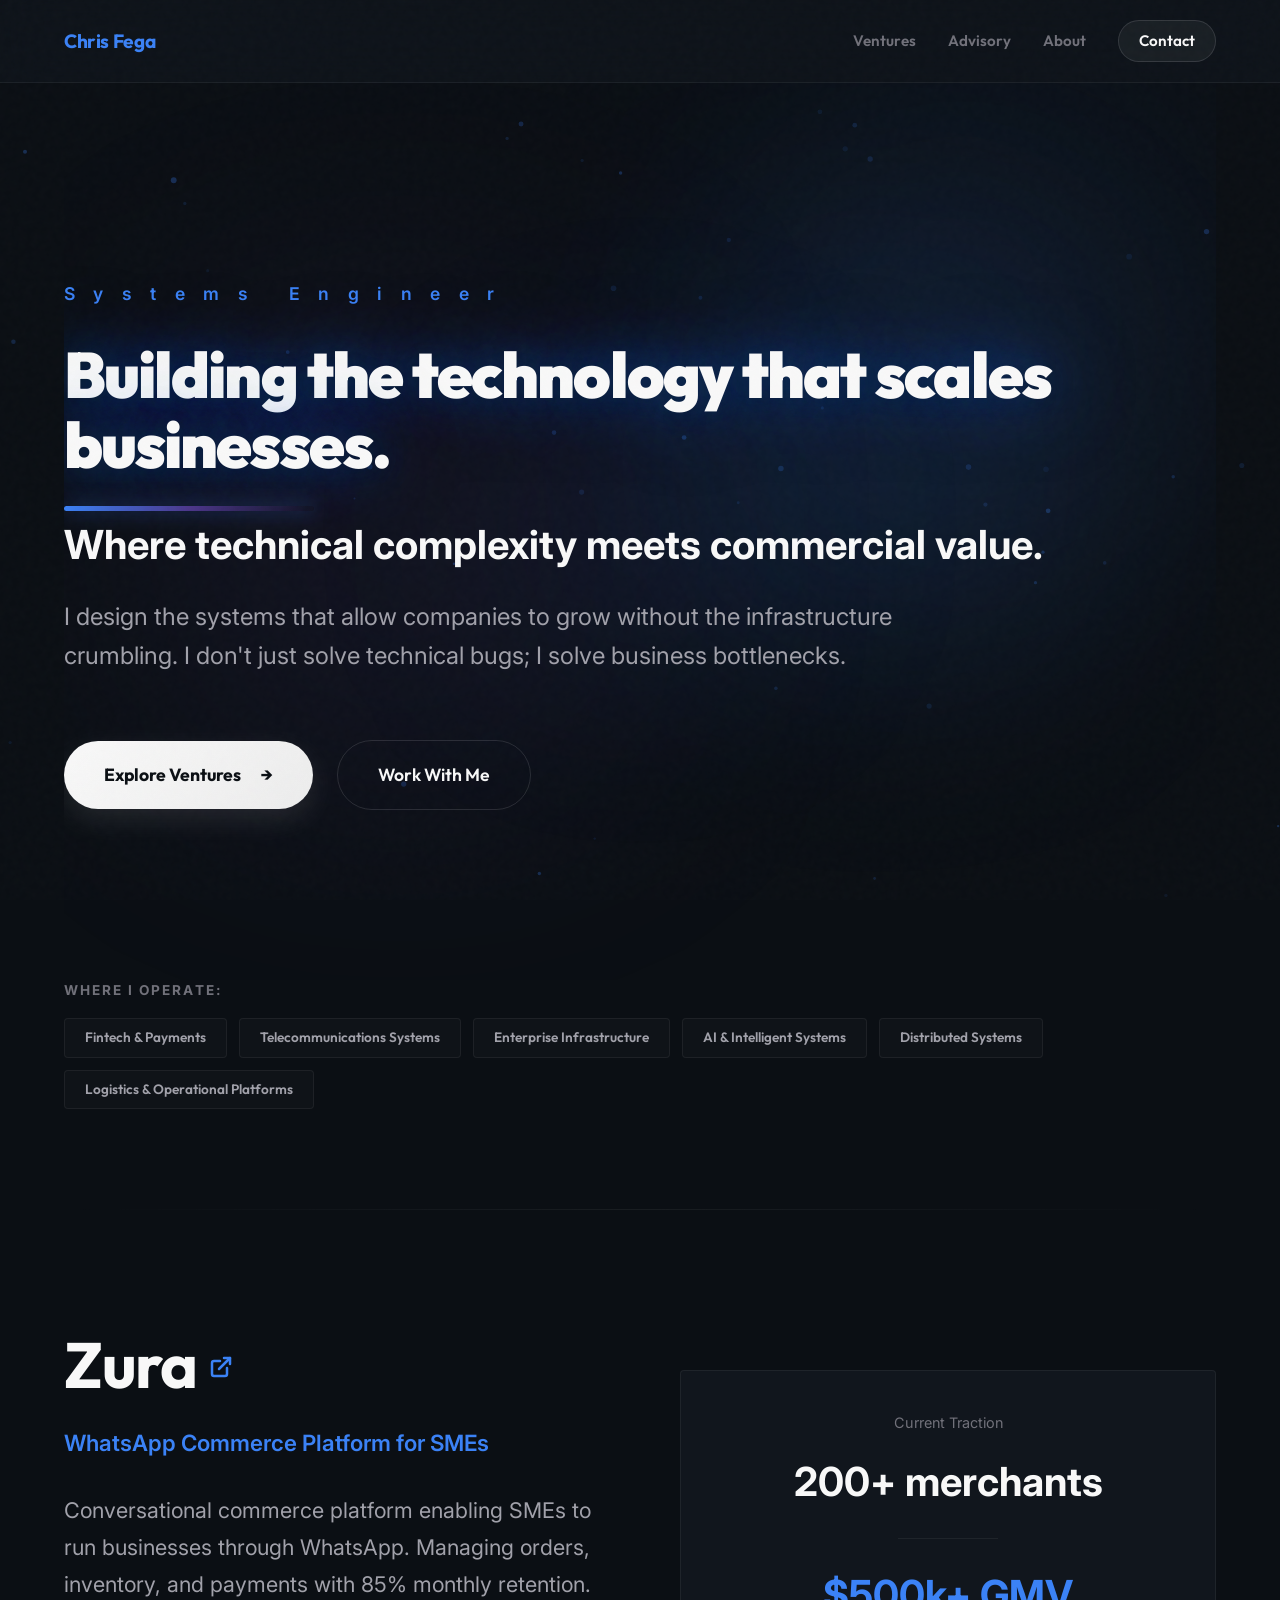
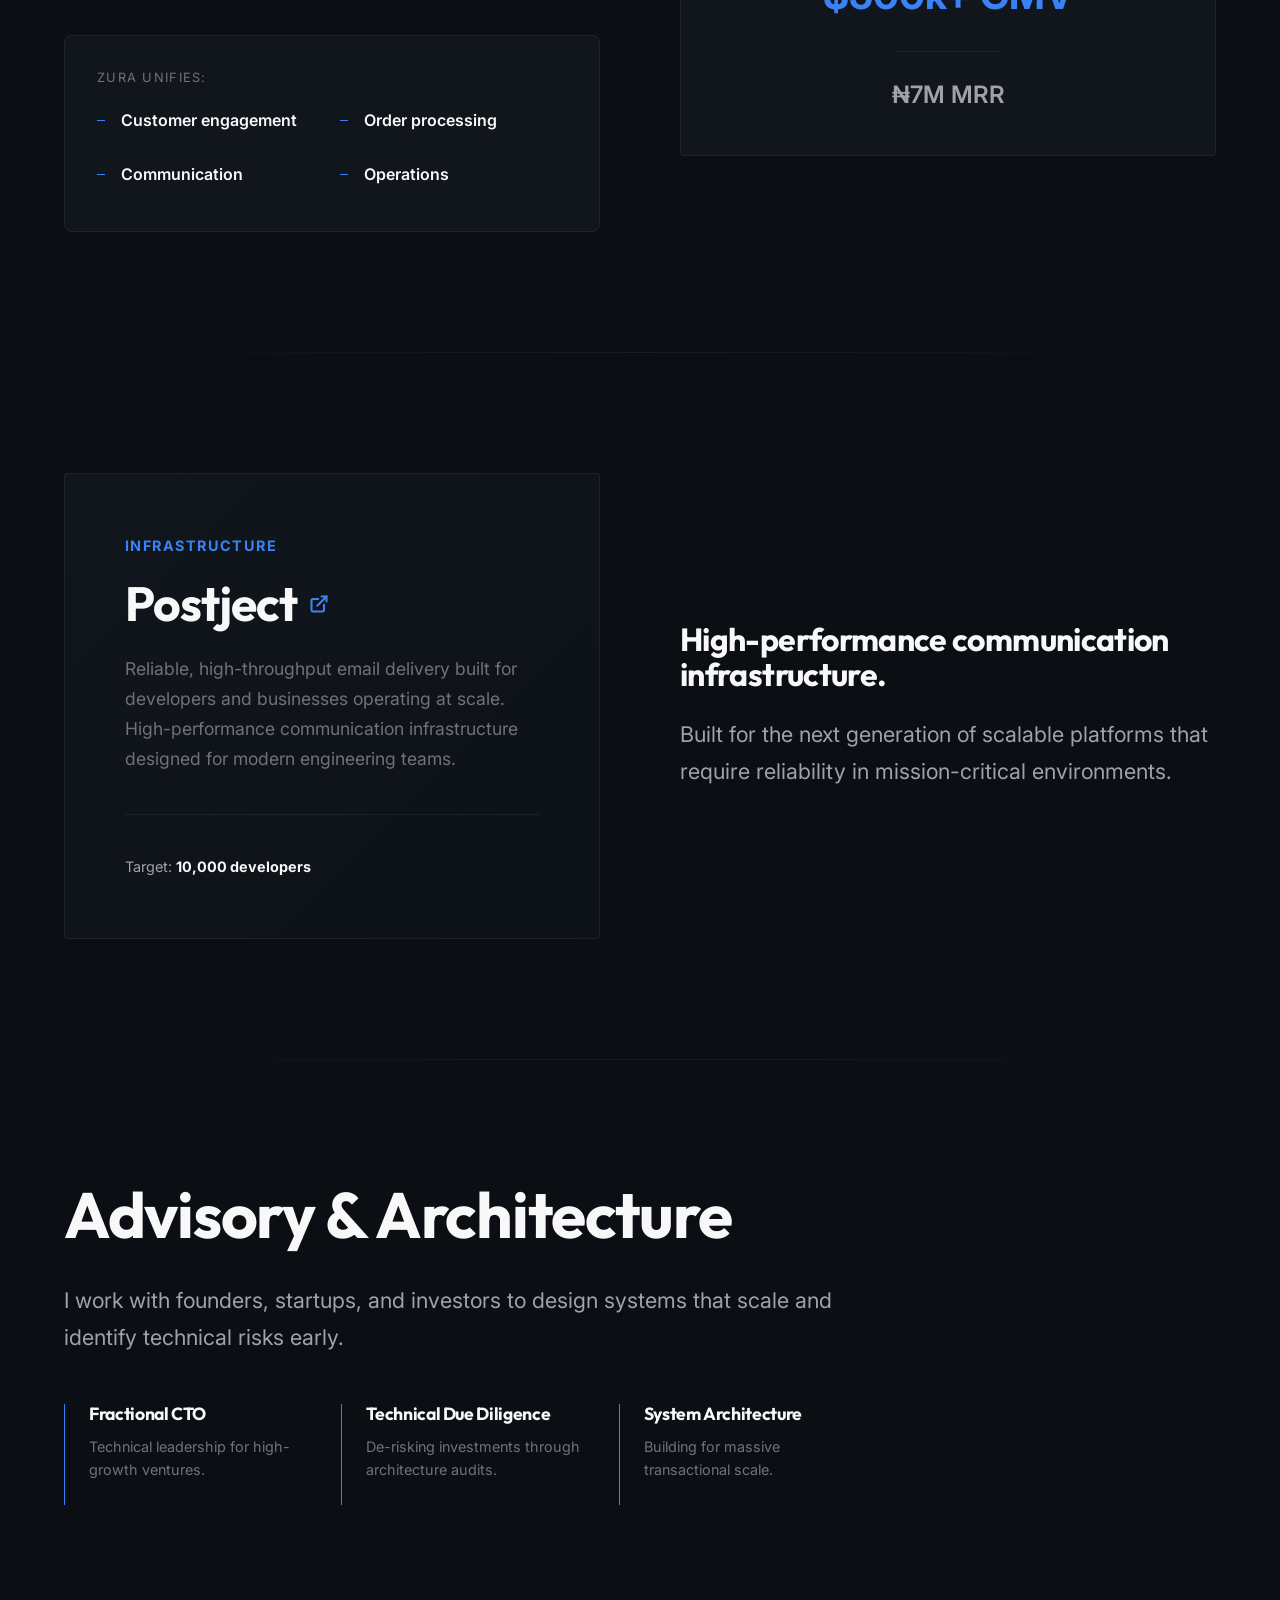
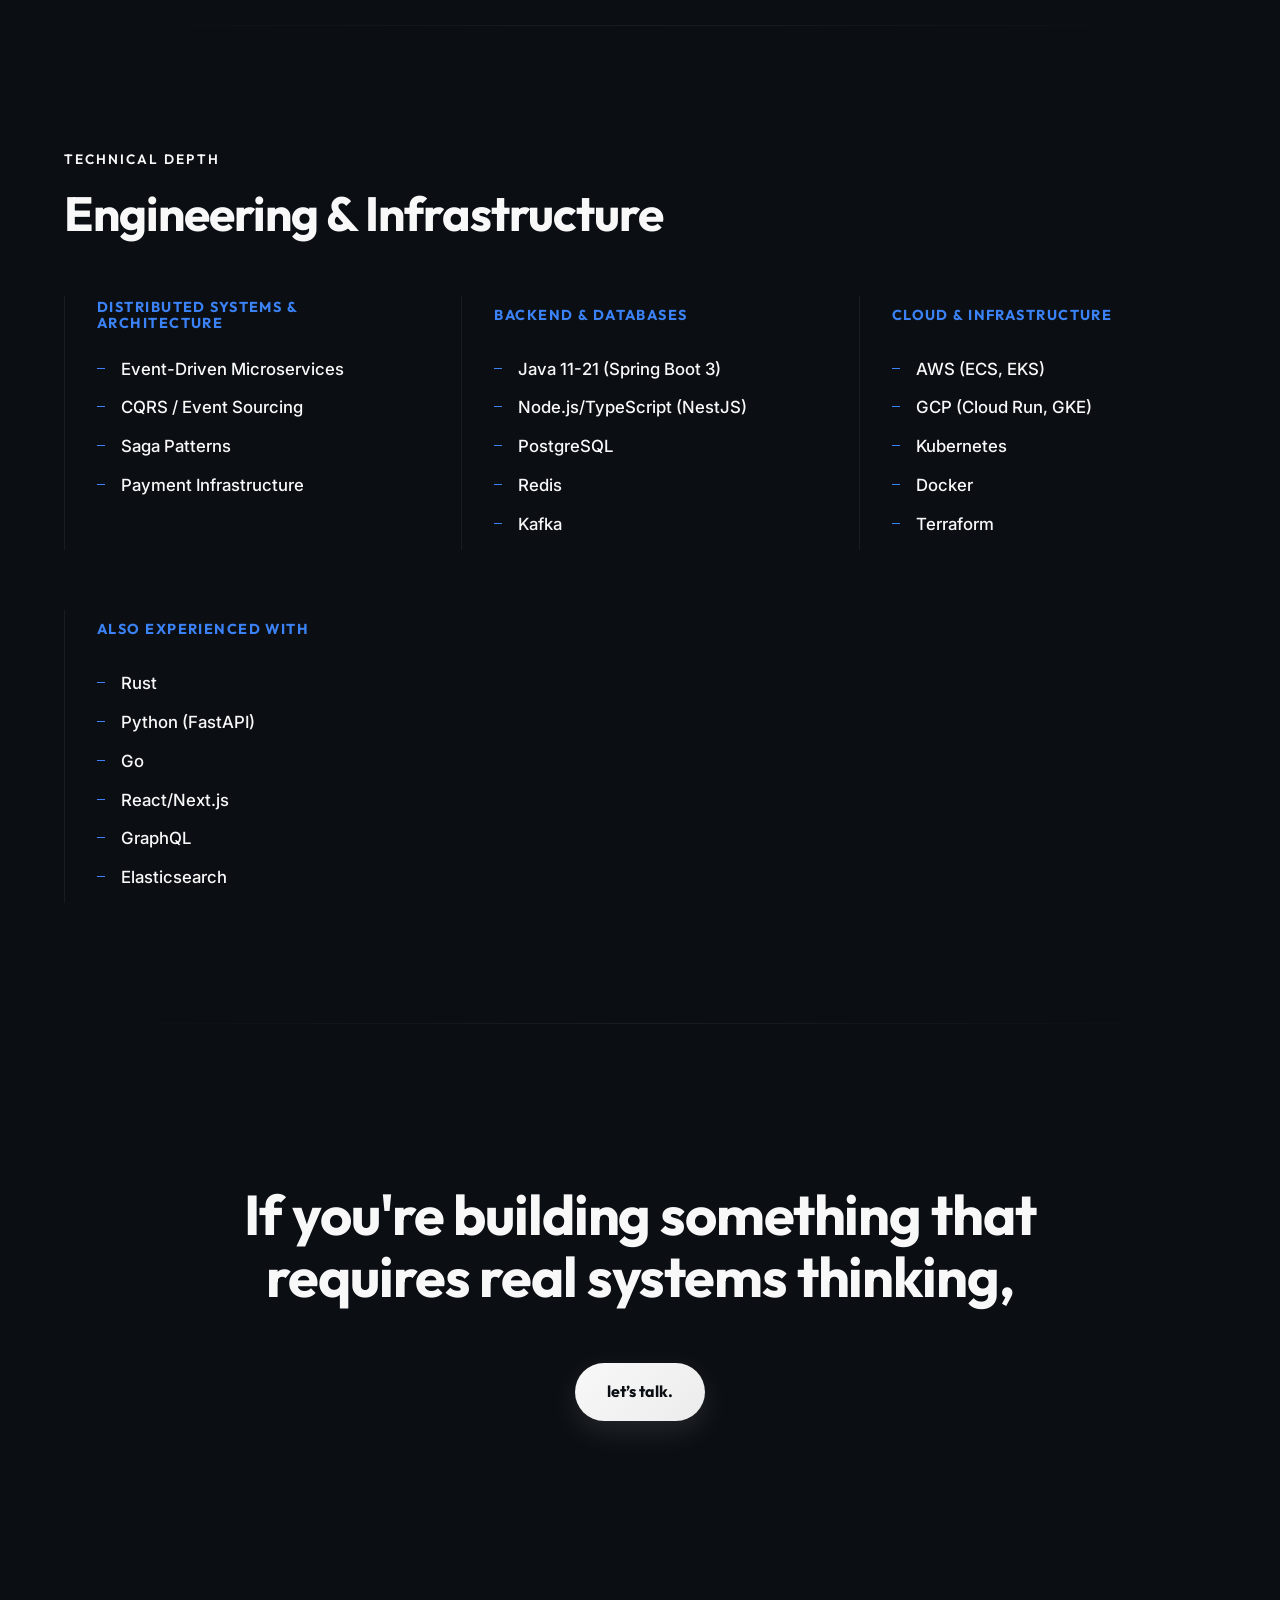
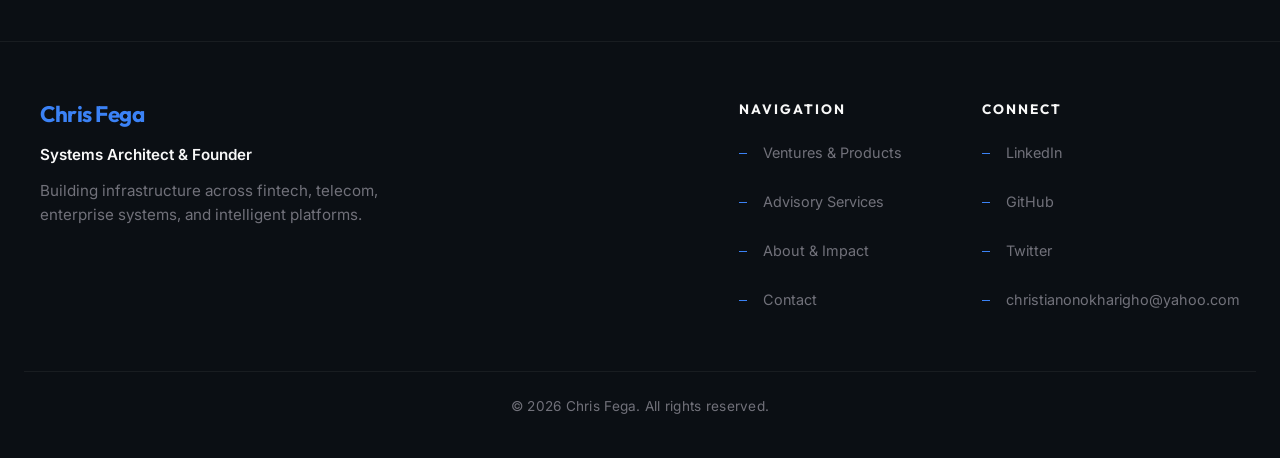
<file: index.html>
<!DOCTYPE html><html lang="en"><head><meta charSet="utf-8"/><meta name="viewport" content="width=device-width, initial-scale=1"/><link rel="stylesheet" href="/_next/static/css/242fda62fa203671.css" data-precedence="next"/><link rel="preload" as="script" fetchPriority="low" href="/_next/static/chunks/webpack-cb86a99cd2f791d1.js"/><script src="/_next/static/chunks/fd9d1056-81f448b567f73d85.js" async=""></script><script src="/_next/static/chunks/23-f1184ff09b7767e9.js" async=""></script><script src="/_next/static/chunks/main-app-bc5fa6c9e77da15d.js" async=""></script><script src="/_next/static/chunks/291-421130fd0df41503.js" async=""></script><script src="/_next/static/chunks/app/layout-fe11b9b2df0b7305.js" async=""></script><title>Christian Fega | Principal Platform Engineer &amp; Founder</title><meta name="description" content="Staff-level Software Engineer with 11+ years building distributed systems, payment infrastructure, and SaaS platforms at scale. Founder of Zura, Postject, and Drawra."/><script src="/_next/static/chunks/polyfills-78c92fac7aa8fdd8.js" noModule=""></script></head><body><div class="noise"></div><canvas style="position:fixed;top:0;left:0;width:100%;height:100%;pointer-events:none;z-index:-2;opacity:0.4"></canvas><div class="interactive-glow" style="left:-500px;top:-500px;opacity:0"></div><nav style="position:fixed;top:0;width:100%;z-index:1000;background:var(--bg-glass);backdrop-filter:blur(24px);-webkit-backdrop-filter:blur(24px);border-bottom:1px solid var(--border-subtle)"><style>
        .nav-link { 
          color: var(--text-muted); 
          transition: all 0.3s ease; 
          text-decoration: none !important; 
          position: relative;
        }
        .nav-link:hover { color: var(--text-primary); }
        .nav-link.active { color: var(--accent); }
        
        /* Desktop Active Indicator */
        @media (min-width: 769px) {
          .nav-link.active::after {
            content: "";
            position: absolute;
            bottom: -24px;
            left: 50%;
            transform: translateX(-50%);
            width: 4px;
            height: 4px;
            background: var(--accent);
            border-radius: 50%;
            box-shadow: 0 0 10px var(--accent);
          }
        }

        .nav-btn { 
          background: rgba(255,255,255,0.05); 
          transition: all 0.2s; 
          text-decoration: none !important; 
          border: 1px solid var(--border-strong);
        }
        .nav-btn:hover { background: rgba(255,255,255,0.1); border-color: var(--accent); }
        .nav-btn.active { border-color: var(--accent); background: rgba(59, 130, 246, 0.1); }

        .mobile-menu-btn {
          display: none;
          background: transparent;
          border: none;
          cursor: pointer;
          padding: 8px;
          z-index: 1001;
        }

        @media (max-width: 768px) {
          .desktop-nav { display: none !important; }
          .mobile-menu-btn { display: block !important; }
        }

        .mobile-overlay {
          position: fixed;
          top: 0;
          left: 0;
          width: 100%;
          height: 100vh;
          background: var(--bg-base);
          z-index: 1000;
          display: flex;
          flex-direction: column;
          align-items: center;
          justify-content: center;
          gap: 40px;
          transition: transform 0.4s cubic-bezier(0.2, 1, 0.3, 1);
          transform: translateY(-100%);
        }

        .mobile-overlay.open {
          transform: translateY(0);
        }

        .mobile-nav-link {
          font-size: 2rem;
          font-family: var(--font-heading);
          font-weight: 700;
          color: var(--text-muted);
          text-decoration: none;
        }

        .mobile-nav-link.active {
          color: var(--accent);
        }
      </style><div style="max-width:1200px;margin:0 auto;padding:20px 24px;display:flex;justify-content:space-between;align-items:center"><a style="font-family:var(--font-heading);font-weight:700;font-size:1.2rem;letter-spacing:-0.02em;text-decoration:none;z-index:1001" href="/"><span class="text-accent">Chris Fega</span></a><div class="desktop-nav" style="display:flex;gap:32px;align-items:center;font-family:var(--font-heading);font-size:0.95rem;font-weight:600"><a class="nav-link " href="/ventures">Ventures</a><a class="nav-link " href="/advisory">Advisory</a><a class="nav-link " href="/about">About</a><a class="nav-btn " style="padding:8px 20px;border-radius:100px;text-decoration:none" href="/contact">Contact</a></div><button class="mobile-menu-btn" aria-label="Toggle Menu"><div style="width:24px;height:2px;background:var(--text-primary);margin-bottom:6px;transform:none;transition:0.3s"></div><div style="width:24px;height:2px;background:var(--text-primary);transition:0.3s;opacity:1"></div><div style="width:24px;height:2px;background:var(--text-primary);margin-top:6px;transform:none;transition:0.3s"></div></button></div><div class="mobile-overlay "><a class="mobile-nav-link " href="/ventures">Ventures</a><a class="mobile-nav-link " href="/advisory">Advisory</a><a class="mobile-nav-link " href="/about">About</a><a class="mobile-nav-link " href="/contact">Contact</a></div></nav><div style="padding-top:80px"><main><section class="section animate-in" id="hero" style="padding-top:150px;min-height:100vh;display:flex;flex-direction:column;justify-content:center;position:relative;overflow:hidden"><div class="bg-blur"></div><div class="hero-glow-orb" style="position:absolute;top:15%;right:8%;width:500px;height:500px;background:radial-gradient(circle, rgba(59, 130, 246, 0.12), transparent);filter:blur(100px);animation:float 8s ease-in-out infinite;z-index:0"></div><div class="hero-glow-orb" style="position:absolute;bottom:15%;left:3%;width:600px;height:600px;background:radial-gradient(circle, rgba(139, 92, 246, 0.08), transparent);filter:blur(120px);animation:float 12s ease-in-out infinite reverse;z-index:0"></div><div class="hero-glow-orb" style="position:absolute;top:50%;left:50%;width:400px;height:400px;background:radial-gradient(circle, rgba(59, 130, 246, 0.06), transparent);filter:blur(90px);animation:float 10s ease-in-out infinite 2s;z-index:0;transform:translate(-50%, -50%)"></div><div style="max-width:1200px;position:relative;z-index:1"><div class="delay-1 animate-in" style="margin-bottom:32px"><p class="text-accent" style="font-size:1.1rem;font-weight:600;letter-spacing:1.05em;margin:0">Systems Engineer</p></div><h1 class="delay-1 animate-in hero-title" style="font-size:clamp(4rem, 5vw, 4.5rem);margin-bottom:40px;line-height:1.1;font-weight:900;letter-spacing:-0.03em;text-transform:none;color:var(--text-primary)">Building the technology that scales businesses.</h1><div class="delay-2 animate-in" style="margin-bottom:64px"><p style="font-size:2.5rem;font-weight:700;color:var(--text-primary);margin-bottom:28px;line-height:1.2;max-width:1000px">Where technical complexity meets commercial value.</p><p class="lead" style="font-size:1.5rem;max-width:900px;margin-bottom:0;line-height:1.65;color:var(--text-secondary)">I design the systems that allow companies to grow without the infrastructure crumbling. I don&#x27;t just solve technical bugs; I solve business bottlenecks.</p></div><div class="delay-3 animate-in" style="margin-top:64px;display:flex;gap:24px;flex-wrap:wrap;align-items:center"><a href="/ventures" class="button-premium" style="font-size:1.1rem;padding:20px 40px">Explore Ventures<span style="margin-left:8px">→</span></a><a href="/contact" class="button-ghost" style="font-size:1.1rem;padding:20px 40px">Work With Me</a></div></div></section><section class="animate-in delay-3" style="padding:0 0 100px"><div style="display:flex;flex-wrap:wrap;gap:12px;align-items:center"><span class="text-muted" style="font-size:0.85rem;font-weight:700;text-transform:uppercase;letter-spacing:0.15em;margin-right:16px;flex-basis:100%;margin-bottom:4px">Where I operate:</span><span style="padding:8px 20px;border:1px solid var(--border-subtle);border-radius:4px;font-size:0.85rem;color:var(--text-secondary);background:rgba(255,255,255,0.02);font-family:var(--font-heading);font-weight:600">Fintech &amp; Payments</span><span style="padding:8px 20px;border:1px solid var(--border-subtle);border-radius:4px;font-size:0.85rem;color:var(--text-secondary);background:rgba(255,255,255,0.02);font-family:var(--font-heading);font-weight:600">Telecommunications Systems</span><span style="padding:8px 20px;border:1px solid var(--border-subtle);border-radius:4px;font-size:0.85rem;color:var(--text-secondary);background:rgba(255,255,255,0.02);font-family:var(--font-heading);font-weight:600">Enterprise Infrastructure</span><span style="padding:8px 20px;border:1px solid var(--border-subtle);border-radius:4px;font-size:0.85rem;color:var(--text-secondary);background:rgba(255,255,255,0.02);font-family:var(--font-heading);font-weight:600">AI &amp; Intelligent Systems</span><span style="padding:8px 20px;border:1px solid var(--border-subtle);border-radius:4px;font-size:0.85rem;color:var(--text-secondary);background:rgba(255,255,255,0.02);font-family:var(--font-heading);font-weight:600">Distributed Systems</span><span style="padding:8px 20px;border:1px solid var(--border-subtle);border-radius:4px;font-size:0.85rem;color:var(--text-secondary);background:rgba(255,255,255,0.02);font-family:var(--font-heading);font-weight:600">Logistics &amp; Operational Platforms</span></div></section><div class="section-divider"></div><section class="section animate-in" id="zura"><div class="grid columns-2" style="align-items:start;gap:80px"><div><div style="margin-bottom:24px"><a href="https://zura.africa" target="_blank" rel="noopener noreferrer" style="text-decoration:none;color:inherit;display:inline-flex;align-items:center;gap:12px"><h2 style="font-size:clamp(2.5rem, 5vw, 4rem);margin:0">Zura</h2><svg viewBox="0 0 24 24" width="24" height="24" stroke="var(--accent)" stroke-width="2.5" fill="none" stroke-linecap="round" stroke-linejoin="round" style="margin-top:4px"><path d="M18 13v6a2 2 0 0 1-2 2H5a2 2 0 0 1-2-2V8a2 2 0 0 1 2-2h6"></path><polyline points="15 3 21 3 21 9"></polyline><line x1="10" y1="14" x2="21" y2="3"></line></svg></a></div><p style="font-size:1.4rem;color:var(--accent);font-weight:600;margin-bottom:32px">WhatsApp Commerce Platform for SMEs</p><p class="lead" style="margin-bottom:32px">Conversational commerce platform enabling SMEs to run businesses through WhatsApp. Managing orders, inventory, and payments with 85% monthly retention.</p><div style="background:var(--bg-surface);border:1px solid var(--border-subtle);padding:32px;border-radius:8px"><span class="text-muted" style="font-size:0.8rem;text-transform:uppercase;letter-spacing:0.1em;display:block;margin-bottom:20px">Zura unifies:</span><ul class="list-clean" style="padding:0;display:grid;grid-template-columns:1fr 1fr;gap:16px"><li style="color:var(--text-primary);font-weight:600">Customer engagement</li><li style="color:var(--text-primary);font-weight:600">Order processing</li><li style="color:var(--text-primary);font-weight:600">Communication</li><li style="color:var(--text-primary);font-weight:600">Operations</li></ul></div></div><div class="solid-card" style="margin-top:40px;text-align:center;display:flex;flex-direction:column;justify-content:center;min-height:300px"><span class="text-muted" style="font-size:0.9rem;margin-bottom:16px">Current Traction</span><p style="font-size:2.5rem;font-weight:700;color:var(--text-primary)">200+ merchants</p><div style="height:1px;background:var(--border-subtle);margin:24px auto;width:100px"></div><p style="font-size:2.5rem;font-weight:700;color:var(--accent)">$500k+ GMV</p><div style="height:1px;background:var(--border-subtle);margin:24px auto;width:100px"></div><p style="font-size:1.5rem;font-weight:600;color:var(--text-secondary)">₦7M MRR</p></div></div></section><div class="section-divider"></div><section class="section animate-in" id="postject"><div class="grid columns-2" style="gap:80px;align-items:center"><div class="solid-card" style="padding:60px;background:linear-gradient(135deg, var(--bg-surface) 0%, #0d1218 100%)"><span class="text-accent" style="font-size:0.9rem;font-weight:700;text-transform:uppercase;letter-spacing:0.1em;display:block;margin-bottom:20px">Infrastructure</span><div style="margin-bottom:24px"><a href="https://postject.com" target="_blank" rel="noopener noreferrer" style="text-decoration:none;color:inherit;display:inline-flex;align-items:center;gap:12px"><h2 style="margin:0">Postject</h2><svg viewBox="0 0 24 24" width="20" height="20" stroke="var(--accent)" stroke-width="2.5" fill="none" stroke-linecap="round" stroke-linejoin="round"><path d="M18 13v6a2 2 0 0 1-2 2H5a2 2 0 0 1-2-2V8a2 2 0 0 1 2-2h6"></path><polyline points="15 3 21 3 21 9"></polyline><line x1="10" y1="14" x2="21" y2="3"></line></svg></a></div><p class="text-muted" style="font-size:1.1rem;line-height:1.7">Reliable, high-throughput email delivery built for developers and businesses operating at scale. High-performance communication infrastructure designed for modern engineering teams.</p><div style="margin-top:40px;padding-top:40px;border-top:1px solid var(--border-subtle)"><p style="font-size:0.9rem;color:var(--text-secondary)">Target: <span style="color:var(--text-primary);font-weight:700">10,000 developers</span></p></div></div><div><h3 style="font-size:2rem;margin-bottom:24px">High-performance communication infrastructure.</h3><p class="lead">Built for the next generation of scalable platforms that require reliability in mission-critical environments.</p></div></div></section><div class="section-divider"></div><section class="section animate-in" id="advisory"><div style="max-width:800px"><h2 style="font-size:clamp(2.5rem, 5vw, 4rem);margin-bottom:32px">Advisory &amp; Architecture</h2><p class="lead" style="margin-bottom:48px">I work with founders, startups, and investors to design systems that scale and identify technical risks early.</p><div class="grid columns-3"><div style="border-left:1px solid var(--accent);padding-left:24px;padding-bottom:24px"><h4 style="margin-bottom:12px;font-size:1.1rem">Fractional CTO</h4><p class="text-muted" style="font-size:0.9rem">Technical leadership for high-growth ventures.</p></div><div style="border-left:1px solid var(--accent);padding-left:24px;padding-bottom:24px"><h4 style="margin-bottom:12px;font-size:1.1rem">Technical Due Diligence</h4><p class="text-muted" style="font-size:0.9rem">De-risking investments through architecture audits.</p></div><div style="border-left:1px solid var(--accent);padding-left:24px"><h4 style="margin-bottom:12px;font-size:1.1rem">System Architecture</h4><p class="text-muted" style="font-size:0.9rem">Building for massive transactional scale.</p></div></div></div></section><div class="section-divider"></div><section class="section animate-in" id="stack"><span class="small-label">Technical Depth</span><h2 style="margin-bottom:56px">Engineering &amp; Infrastructure</h2><div style="display:grid;grid-template-columns:repeat(auto-fit, minmax(280px, 1fr));gap:60px 40px"><div class="animate-in delay-1" style="border-left:1px solid var(--border-subtle);padding-left:32px"><h4 style="font-size:0.9rem;color:var(--accent);text-transform:uppercase;letter-spacing:0.1em;margin-bottom:20px;min-height:40px;display:flex;align-items:center">Distributed systems &amp; architecture</h4><ul class="list-clean" style="padding:0"><li style="color:var(--text-primary);font-weight:500;font-size:1.05rem;margin-bottom:12px">Event-Driven Microservices</li><li style="color:var(--text-primary);font-weight:500;font-size:1.05rem;margin-bottom:12px">CQRS / Event Sourcing</li><li style="color:var(--text-primary);font-weight:500;font-size:1.05rem;margin-bottom:12px">Saga Patterns</li><li style="color:var(--text-primary);font-weight:500;font-size:1.05rem;margin-bottom:12px">Payment Infrastructure</li></ul></div><div class="animate-in delay-2" style="border-left:1px solid var(--border-subtle);padding-left:32px"><h4 style="font-size:0.9rem;color:var(--accent);text-transform:uppercase;letter-spacing:0.1em;margin-bottom:20px;min-height:40px;display:flex;align-items:center">Backend &amp; databases</h4><ul class="list-clean" style="padding:0"><li style="color:var(--text-primary);font-weight:500;font-size:1.05rem;margin-bottom:12px">Java 11-21 (Spring Boot 3)</li><li style="color:var(--text-primary);font-weight:500;font-size:1.05rem;margin-bottom:12px">Node.js/TypeScript (NestJS)</li><li style="color:var(--text-primary);font-weight:500;font-size:1.05rem;margin-bottom:12px">PostgreSQL</li><li style="color:var(--text-primary);font-weight:500;font-size:1.05rem;margin-bottom:12px">Redis</li><li style="color:var(--text-primary);font-weight:500;font-size:1.05rem;margin-bottom:12px">Kafka</li></ul></div><div class="animate-in delay-3" style="border-left:1px solid var(--border-subtle);padding-left:32px"><h4 style="font-size:0.9rem;color:var(--accent);text-transform:uppercase;letter-spacing:0.1em;margin-bottom:20px;min-height:40px;display:flex;align-items:center">Cloud &amp; infrastructure</h4><ul class="list-clean" style="padding:0"><li style="color:var(--text-primary);font-weight:500;font-size:1.05rem;margin-bottom:12px">AWS (ECS, EKS)</li><li style="color:var(--text-primary);font-weight:500;font-size:1.05rem;margin-bottom:12px">GCP (Cloud Run, GKE)</li><li style="color:var(--text-primary);font-weight:500;font-size:1.05rem;margin-bottom:12px">Kubernetes</li><li style="color:var(--text-primary);font-weight:500;font-size:1.05rem;margin-bottom:12px">Docker</li><li style="color:var(--text-primary);font-weight:500;font-size:1.05rem;margin-bottom:12px">Terraform</li></ul></div><div class="animate-in delay-4" style="border-left:1px solid var(--border-subtle);padding-left:32px"><h4 style="font-size:0.9rem;color:var(--accent);text-transform:uppercase;letter-spacing:0.1em;margin-bottom:20px;min-height:40px;display:flex;align-items:center">Also experienced with</h4><ul class="list-clean" style="padding:0"><li style="color:var(--text-primary);font-weight:500;font-size:1.05rem;margin-bottom:12px">Rust</li><li style="color:var(--text-primary);font-weight:500;font-size:1.05rem;margin-bottom:12px">Python (FastAPI)</li><li style="color:var(--text-primary);font-weight:500;font-size:1.05rem;margin-bottom:12px">Go</li><li style="color:var(--text-primary);font-weight:500;font-size:1.05rem;margin-bottom:12px">React/Next.js</li><li style="color:var(--text-primary);font-weight:500;font-size:1.05rem;margin-bottom:12px">GraphQL</li><li style="color:var(--text-primary);font-weight:500;font-size:1.05rem;margin-bottom:12px">Elasticsearch</li></ul></div></div></section><div class="section-divider"></div><section class="section animate-in delay-2" style="text-align:center;padding:160px 0"><h2 style="max-width:800px;margin:0 auto 32px;font-size:clamp(2rem, 5vw, 3.5rem)">If you&#x27;re building something that requires real systems thinking,</h2><div style="margin-top:56px"><a href="/contact" class="button-premium">let’s talk.</a></div></section></main></div><footer class="footer" style="margin-top:60px;padding:60px 24px 40px;border-top:1px solid var(--border-subtle)"><div style="max-width:1200px;margin:0 auto;display:flex;flex-wrap:wrap;justify-content:space-between;gap:60px"><div style="flex:1 1 400px;text-align:left"><h3 style="font-size:1.4rem;margin-bottom:16px;font-weight:700"><span class="text-accent">Chris Fega</span></h3><p style="color:var(--text-primary);font-weight:600;font-size:0.95rem;margin-bottom:12px">Systems Architect &amp; Founder</p><p class="text-muted" style="max-width:400px;font-size:0.95rem;line-height:1.6">Building infrastructure across fintech, telecom, enterprise systems, and intelligent platforms.</p></div><div style="display:flex;gap:80px;flex-wrap:wrap;text-align:left"><div><h4 style="color:var(--text-primary);margin-bottom:24px;font-size:0.85rem;text-transform:uppercase;letter-spacing:0.15em;font-weight:700">Navigation</h4><ul class="list-clean" style="display:flex;flex-direction:column;gap:14px;padding:0"><li><a class="text-muted" style="text-decoration:none" href="/ventures">Ventures &amp; Products</a></li><li><a class="text-muted" style="text-decoration:none" href="/advisory">Advisory Services</a></li><li><a class="text-muted" style="text-decoration:none" href="/about">About &amp; Impact</a></li><li><a class="text-muted" style="text-decoration:none" href="/contact">Contact</a></li></ul></div><div><h4 style="color:var(--text-primary);margin-bottom:24px;font-size:0.85rem;text-transform:uppercase;letter-spacing:0.15em;font-weight:700">Connect</h4><ul class="list-clean" style="display:flex;flex-direction:column;gap:14px;padding:0"><li><a href="https://linkedin.com/in/christian-onokharigho" target="_blank" rel="noopener noreferrer" class="text-muted" style="text-decoration:none">LinkedIn</a></li><li><a href="https://github.com/krixfega" target="_blank" rel="noopener noreferrer" class="text-muted" style="text-decoration:none">GitHub</a></li><li><a href="https://twitter.com/krixfega" target="_blank" rel="noopener noreferrer" class="text-muted" style="text-decoration:none">Twitter</a></li><li><a href="mailto:christianonokharigho@yahoo.com" class="text-muted" style="text-decoration:none">christianonokharigho@yahoo.com</a></li></ul></div></div></div><div style="border-top:1px solid var(--border-subtle);margin-top:48px;padding-top:24px;text-align:center;color:var(--text-muted);font-size:0.85rem;letter-spacing:0.02em">© <!-- -->2026<!-- --> Chris Fega. All rights reserved.</div></footer><script src="/_next/static/chunks/webpack-cb86a99cd2f791d1.js" async=""></script><script>(self.__next_f=self.__next_f||[]).push([0]);self.__next_f.push([2,null])</script><script>self.__next_f.push([1,"1:HL[\"/_next/static/css/242fda62fa203671.css\",\"style\"]\n"])</script><script>self.__next_f.push([1,"2:I[5751,[],\"\"]\n4:I[5007,[\"291\",\"static/chunks/291-421130fd0df41503.js\",\"185\",\"static/chunks/app/layout-fe11b9b2df0b7305.js\"],\"default\"]\n5:I[2168,[\"291\",\"static/chunks/291-421130fd0df41503.js\",\"185\",\"static/chunks/app/layout-fe11b9b2df0b7305.js\"],\"default\"]\n6:I[2914,[\"291\",\"static/chunks/291-421130fd0df41503.js\",\"185\",\"static/chunks/app/layout-fe11b9b2df0b7305.js\"],\"default\"]\n7:I[9275,[],\"\"]\n8:I[1343,[],\"\"]\n9:I[231,[\"291\",\"static/chunks/291-421130fd0df41503.js\",\"185\",\"static/chunks/app/layout-fe11b9b2df0b7305.js\"],\"\"]\nb:I[6130,[],\"\"]\nc:[]\n"])</script><script>self.__next_f.push([1,"0:[[[\"$\",\"link\",\"0\",{\"rel\":\"stylesheet\",\"href\":\"/_next/static/css/242fda62fa203671.css\",\"precedence\":\"next\",\"crossOrigin\":\"$undefined\"}]],[\"$\",\"$L2\",null,{\"buildId\":\"i2drfNOgZ-XEw-BY3A802\",\"assetPrefix\":\"\",\"initialCanonicalUrl\":\"/\",\"initialTree\":[\"\",{\"children\":[\"__PAGE__\",{}]},\"$undefined\",\"$undefined\",true],\"initialSeedData\":[\"\",{\"children\":[\"__PAGE__\",{},[[\"$L3\",[\"$\",\"main\",null,{\"children\":[[\"$\",\"section\",null,{\"className\":\"section animate-in\",\"id\":\"hero\",\"style\":{\"paddingTop\":\"150px\",\"minHeight\":\"100vh\",\"display\":\"flex\",\"flexDirection\":\"column\",\"justifyContent\":\"center\",\"position\":\"relative\",\"overflow\":\"hidden\"},\"children\":[[\"$\",\"div\",null,{\"className\":\"bg-blur\"}],[\"$\",\"div\",null,{\"className\":\"hero-glow-orb\",\"style\":{\"position\":\"absolute\",\"top\":\"15%\",\"right\":\"8%\",\"width\":\"500px\",\"height\":\"500px\",\"background\":\"radial-gradient(circle, rgba(59, 130, 246, 0.12), transparent)\",\"filter\":\"blur(100px)\",\"animation\":\"float 8s ease-in-out infinite\",\"zIndex\":0}}],[\"$\",\"div\",null,{\"className\":\"hero-glow-orb\",\"style\":{\"position\":\"absolute\",\"bottom\":\"15%\",\"left\":\"3%\",\"width\":\"600px\",\"height\":\"600px\",\"background\":\"radial-gradient(circle, rgba(139, 92, 246, 0.08), transparent)\",\"filter\":\"blur(120px)\",\"animation\":\"float 12s ease-in-out infinite reverse\",\"zIndex\":0}}],[\"$\",\"div\",null,{\"className\":\"hero-glow-orb\",\"style\":{\"position\":\"absolute\",\"top\":\"50%\",\"left\":\"50%\",\"width\":\"400px\",\"height\":\"400px\",\"background\":\"radial-gradient(circle, rgba(59, 130, 246, 0.06), transparent)\",\"filter\":\"blur(90px)\",\"animation\":\"float 10s ease-in-out infinite 2s\",\"zIndex\":0,\"transform\":\"translate(-50%, -50%)\"}}],[\"$\",\"div\",null,{\"style\":{\"maxWidth\":\"1200px\",\"position\":\"relative\",\"zIndex\":1},\"children\":[[\"$\",\"div\",null,{\"className\":\"delay-1 animate-in\",\"style\":{\"marginBottom\":\"32px\"},\"children\":[\"$\",\"p\",null,{\"className\":\"text-accent\",\"style\":{\"fontSize\":\"1.1rem\",\"fontWeight\":600,\"letterSpacing\":\"1.05em\",\"margin\":0},\"children\":\"Systems Engineer\"}]}],[\"$\",\"h1\",null,{\"className\":\"delay-1 animate-in hero-title\",\"style\":{\"fontSize\":\"clamp(4rem, 5vw, 4.5rem)\",\"marginBottom\":\"40px\",\"lineHeight\":1.1,\"fontWeight\":900,\"letterSpacing\":\"-0.03em\",\"textTransform\":\"none\",\"color\":\"var(--text-primary)\"},\"children\":\"Building the technology that scales businesses.\"}],[\"$\",\"div\",null,{\"className\":\"delay-2 animate-in\",\"style\":{\"marginBottom\":\"64px\"},\"children\":[[\"$\",\"p\",null,{\"style\":{\"fontSize\":\"2.5rem\",\"fontWeight\":700,\"color\":\"var(--text-primary)\",\"marginBottom\":\"28px\",\"lineHeight\":1.2,\"maxWidth\":\"1000px\"},\"children\":\"Where technical complexity meets commercial value.\"}],[\"$\",\"p\",null,{\"className\":\"lead\",\"style\":{\"fontSize\":\"1.5rem\",\"maxWidth\":\"900px\",\"marginBottom\":\"0\",\"lineHeight\":1.65,\"color\":\"var(--text-secondary)\"},\"children\":\"I design the systems that allow companies to grow without the infrastructure crumbling. I don't just solve technical bugs; I solve business bottlenecks.\"}]]}],[\"$\",\"div\",null,{\"className\":\"delay-3 animate-in\",\"style\":{\"marginTop\":\"64px\",\"display\":\"flex\",\"gap\":\"24px\",\"flexWrap\":\"wrap\",\"alignItems\":\"center\"},\"children\":[[\"$\",\"a\",null,{\"href\":\"/ventures\",\"className\":\"button-premium\",\"style\":{\"fontSize\":\"1.1rem\",\"padding\":\"20px 40px\"},\"children\":[\"Explore Ventures\",[\"$\",\"span\",null,{\"style\":{\"marginLeft\":\"8px\"},\"children\":\"→\"}]]}],[\"$\",\"a\",null,{\"href\":\"/contact\",\"className\":\"button-ghost\",\"style\":{\"fontSize\":\"1.1rem\",\"padding\":\"20px 40px\"},\"children\":\"Work With Me\"}]]}]]}]]}],[\"$\",\"section\",null,{\"className\":\"animate-in delay-3\",\"style\":{\"padding\":\"0 0 100px\"},\"children\":[\"$\",\"div\",null,{\"style\":{\"display\":\"flex\",\"flexWrap\":\"wrap\",\"gap\":\"12px\",\"alignItems\":\"center\"},\"children\":[[\"$\",\"span\",null,{\"className\":\"text-muted\",\"style\":{\"fontSize\":\"0.85rem\",\"fontWeight\":700,\"textTransform\":\"uppercase\",\"letterSpacing\":\"0.15em\",\"marginRight\":\"16px\",\"flexBasis\":\"100%\",\"marginBottom\":\"4px\"},\"children\":\"Where I operate:\"}],[[\"$\",\"span\",\"Fintech \u0026 Payments\",{\"style\":{\"padding\":\"8px 20px\",\"border\":\"1px solid var(--border-subtle)\",\"borderRadius\":\"4px\",\"fontSize\":\"0.85rem\",\"color\":\"var(--text-secondary)\",\"background\":\"rgba(255,255,255,0.02)\",\"fontFamily\":\"var(--font-heading)\",\"fontWeight\":600},\"children\":\"Fintech \u0026 Payments\"}],[\"$\",\"span\",\"Telecommunications Systems\",{\"style\":{\"padding\":\"8px 20px\",\"border\":\"1px solid var(--border-subtle)\",\"borderRadius\":\"4px\",\"fontSize\":\"0.85rem\",\"color\":\"var(--text-secondary)\",\"background\":\"rgba(255,255,255,0.02)\",\"fontFamily\":\"var(--font-heading)\",\"fontWeight\":600},\"children\":\"Telecommunications Systems\"}],[\"$\",\"span\",\"Enterprise Infrastructure\",{\"style\":{\"padding\":\"8px 20px\",\"border\":\"1px solid var(--border-subtle)\",\"borderRadius\":\"4px\",\"fontSize\":\"0.85rem\",\"color\":\"var(--text-secondary)\",\"background\":\"rgba(255,255,255,0.02)\",\"fontFamily\":\"var(--font-heading)\",\"fontWeight\":600},\"children\":\"Enterprise Infrastructure\"}],[\"$\",\"span\",\"AI \u0026 Intelligent Systems\",{\"style\":{\"padding\":\"8px 20px\",\"border\":\"1px solid var(--border-subtle)\",\"borderRadius\":\"4px\",\"fontSize\":\"0.85rem\",\"color\":\"var(--text-secondary)\",\"background\":\"rgba(255,255,255,0.02)\",\"fontFamily\":\"var(--font-heading)\",\"fontWeight\":600},\"children\":\"AI \u0026 Intelligent Systems\"}],[\"$\",\"span\",\"Distributed Systems\",{\"style\":{\"padding\":\"8px 20px\",\"border\":\"1px solid var(--border-subtle)\",\"borderRadius\":\"4px\",\"fontSize\":\"0.85rem\",\"color\":\"var(--text-secondary)\",\"background\":\"rgba(255,255,255,0.02)\",\"fontFamily\":\"var(--font-heading)\",\"fontWeight\":600},\"children\":\"Distributed Systems\"}],[\"$\",\"span\",\"Logistics \u0026 Operational Platforms\",{\"style\":{\"padding\":\"8px 20px\",\"border\":\"1px solid var(--border-subtle)\",\"borderRadius\":\"4px\",\"fontSize\":\"0.85rem\",\"color\":\"var(--text-secondary)\",\"background\":\"rgba(255,255,255,0.02)\",\"fontFamily\":\"var(--font-heading)\",\"fontWeight\":600},\"children\":\"Logistics \u0026 Operational Platforms\"}]]]}]}],[\"$\",\"div\",null,{\"className\":\"section-divider\"}],[\"$\",\"section\",null,{\"className\":\"section animate-in\",\"id\":\"zura\",\"children\":[\"$\",\"div\",null,{\"className\":\"grid columns-2\",\"style\":{\"alignItems\":\"start\",\"gap\":\"80px\"},\"children\":[[\"$\",\"div\",null,{\"children\":[[\"$\",\"div\",null,{\"style\":{\"marginBottom\":\"24px\"},\"children\":[\"$\",\"a\",null,{\"href\":\"https://zura.africa\",\"target\":\"_blank\",\"rel\":\"noopener noreferrer\",\"style\":{\"textDecoration\":\"none\",\"color\":\"inherit\",\"display\":\"inline-flex\",\"alignItems\":\"center\",\"gap\":\"12px\"},\"children\":[[\"$\",\"h2\",null,{\"style\":{\"fontSize\":\"clamp(2.5rem, 5vw, 4rem)\",\"margin\":0},\"children\":\"Zura\"}],[\"$\",\"svg\",null,{\"viewBox\":\"0 0 24 24\",\"width\":\"24\",\"height\":\"24\",\"stroke\":\"var(--accent)\",\"strokeWidth\":\"2.5\",\"fill\":\"none\",\"strokeLinecap\":\"round\",\"strokeLinejoin\":\"round\",\"style\":{\"marginTop\":\"4px\"},\"children\":[[\"$\",\"path\",null,{\"d\":\"M18 13v6a2 2 0 0 1-2 2H5a2 2 0 0 1-2-2V8a2 2 0 0 1 2-2h6\"}],[\"$\",\"polyline\",null,{\"points\":\"15 3 21 3 21 9\"}],[\"$\",\"line\",null,{\"x1\":\"10\",\"y1\":\"14\",\"x2\":\"21\",\"y2\":\"3\"}]]}]]}]}],[\"$\",\"p\",null,{\"style\":{\"fontSize\":\"1.4rem\",\"color\":\"var(--accent)\",\"fontWeight\":600,\"marginBottom\":\"32px\"},\"children\":\"WhatsApp Commerce Platform for SMEs\"}],[\"$\",\"p\",null,{\"className\":\"lead\",\"style\":{\"marginBottom\":\"32px\"},\"children\":\"Conversational commerce platform enabling SMEs to run businesses through WhatsApp. Managing orders, inventory, and payments with 85% monthly retention.\"}],[\"$\",\"div\",null,{\"style\":{\"background\":\"var(--bg-surface)\",\"border\":\"1px solid var(--border-subtle)\",\"padding\":\"32px\",\"borderRadius\":\"8px\"},\"children\":[[\"$\",\"span\",null,{\"className\":\"text-muted\",\"style\":{\"fontSize\":\"0.8rem\",\"textTransform\":\"uppercase\",\"letterSpacing\":\"0.1em\",\"display\":\"block\",\"marginBottom\":\"20px\"},\"children\":\"Zura unifies:\"}],[\"$\",\"ul\",null,{\"className\":\"list-clean\",\"style\":{\"padding\":0,\"display\":\"grid\",\"gridTemplateColumns\":\"1fr 1fr\",\"gap\":\"16px\"},\"children\":[[\"$\",\"li\",null,{\"style\":{\"color\":\"var(--text-primary)\",\"fontWeight\":600},\"children\":\"Customer engagement\"}],[\"$\",\"li\",null,{\"style\":{\"color\":\"var(--text-primary)\",\"fontWeight\":600},\"children\":\"Order processing\"}],[\"$\",\"li\",null,{\"style\":{\"color\":\"var(--text-primary)\",\"fontWeight\":600},\"children\":\"Communication\"}],[\"$\",\"li\",null,{\"style\":{\"color\":\"var(--text-primary)\",\"fontWeight\":600},\"children\":\"Operations\"}]]}]]}]]}],[\"$\",\"div\",null,{\"className\":\"solid-card\",\"style\":{\"marginTop\":\"40px\",\"textAlign\":\"center\",\"display\":\"flex\",\"flexDirection\":\"column\",\"justifyContent\":\"center\",\"minHeight\":\"300px\"},\"children\":[[\"$\",\"span\",null,{\"className\":\"text-muted\",\"style\":{\"fontSize\":\"0.9rem\",\"marginBottom\":\"16px\"},\"children\":\"Current Traction\"}],[\"$\",\"p\",null,{\"style\":{\"fontSize\":\"2.5rem\",\"fontWeight\":700,\"color\":\"var(--text-primary)\"},\"children\":\"200+ merchants\"}],[\"$\",\"div\",null,{\"style\":{\"height\":\"1px\",\"background\":\"var(--border-subtle)\",\"margin\":\"24px auto\",\"width\":\"100px\"}}],[\"$\",\"p\",null,{\"style\":{\"fontSize\":\"2.5rem\",\"fontWeight\":700,\"color\":\"var(--accent)\"},\"children\":\"$$500k+ GMV\"}],[\"$\",\"div\",null,{\"style\":{\"height\":\"1px\",\"background\":\"var(--border-subtle)\",\"margin\":\"24px auto\",\"width\":\"100px\"}}],[\"$\",\"p\",null,{\"style\":{\"fontSize\":\"1.5rem\",\"fontWeight\":600,\"color\":\"var(--text-secondary)\"},\"children\":\"₦7M MRR\"}]]}]]}]}],[\"$\",\"div\",null,{\"className\":\"section-divider\"}],[\"$\",\"section\",null,{\"className\":\"section animate-in\",\"id\":\"postject\",\"children\":[\"$\",\"div\",null,{\"className\":\"grid columns-2\",\"style\":{\"gap\":\"80px\",\"alignItems\":\"center\"},\"children\":[[\"$\",\"div\",null,{\"className\":\"solid-card\",\"style\":{\"padding\":\"60px\",\"background\":\"linear-gradient(135deg, var(--bg-surface) 0%, #0d1218 100%)\"},\"children\":[[\"$\",\"span\",null,{\"className\":\"text-accent\",\"style\":{\"fontSize\":\"0.9rem\",\"fontWeight\":700,\"textTransform\":\"uppercase\",\"letterSpacing\":\"0.1em\",\"display\":\"block\",\"marginBottom\":\"20px\"},\"children\":\"Infrastructure\"}],[\"$\",\"div\",null,{\"style\":{\"marginBottom\":\"24px\"},\"children\":[\"$\",\"a\",null,{\"href\":\"https://postject.com\",\"target\":\"_blank\",\"rel\":\"noopener noreferrer\",\"style\":{\"textDecoration\":\"none\",\"color\":\"inherit\",\"display\":\"inline-flex\",\"alignItems\":\"center\",\"gap\":\"12px\"},\"children\":[[\"$\",\"h2\",null,{\"style\":{\"margin\":0},\"children\":\"Postject\"}],[\"$\",\"svg\",null,{\"viewBox\":\"0 0 24 24\",\"width\":\"20\",\"height\":\"20\",\"stroke\":\"var(--accent)\",\"strokeWidth\":\"2.5\",\"fill\":\"none\",\"strokeLinecap\":\"round\",\"strokeLinejoin\":\"round\",\"children\":[[\"$\",\"path\",null,{\"d\":\"M18 13v6a2 2 0 0 1-2 2H5a2 2 0 0 1-2-2V8a2 2 0 0 1 2-2h6\"}],[\"$\",\"polyline\",null,{\"points\":\"15 3 21 3 21 9\"}],[\"$\",\"line\",null,{\"x1\":\"10\",\"y1\":\"14\",\"x2\":\"21\",\"y2\":\"3\"}]]}]]}]}],[\"$\",\"p\",null,{\"className\":\"text-muted\",\"style\":{\"fontSize\":\"1.1rem\",\"lineHeight\":1.7},\"children\":\"Reliable, high-throughput email delivery built for developers and businesses operating at scale. High-performance communication infrastructure designed for modern engineering teams.\"}],[\"$\",\"div\",null,{\"style\":{\"marginTop\":\"40px\",\"paddingTop\":\"40px\",\"borderTop\":\"1px solid var(--border-subtle)\"},\"children\":[\"$\",\"p\",null,{\"style\":{\"fontSize\":\"0.9rem\",\"color\":\"var(--text-secondary)\"},\"children\":[\"Target: \",[\"$\",\"span\",null,{\"style\":{\"color\":\"var(--text-primary)\",\"fontWeight\":700},\"children\":\"10,000 developers\"}]]}]}]]}],[\"$\",\"div\",null,{\"children\":[[\"$\",\"h3\",null,{\"style\":{\"fontSize\":\"2rem\",\"marginBottom\":\"24px\"},\"children\":\"High-performance communication infrastructure.\"}],[\"$\",\"p\",null,{\"className\":\"lead\",\"children\":\"Built for the next generation of scalable platforms that require reliability in mission-critical environments.\"}]]}]]}]}],[\"$\",\"div\",null,{\"className\":\"section-divider\"}],[\"$\",\"section\",null,{\"className\":\"section animate-in\",\"id\":\"advisory\",\"children\":[\"$\",\"div\",null,{\"style\":{\"maxWidth\":\"800px\"},\"children\":[[\"$\",\"h2\",null,{\"style\":{\"fontSize\":\"clamp(2.5rem, 5vw, 4rem)\",\"marginBottom\":\"32px\"},\"children\":\"Advisory \u0026 Architecture\"}],[\"$\",\"p\",null,{\"className\":\"lead\",\"style\":{\"marginBottom\":\"48px\"},\"children\":\"I work with founders, startups, and investors to design systems that scale and identify technical risks early.\"}],[\"$\",\"div\",null,{\"className\":\"grid columns-3\",\"children\":[[\"$\",\"div\",null,{\"style\":{\"borderLeft\":\"1px solid var(--accent)\",\"paddingLeft\":\"24px\",\"paddingBottom\":\"24px\"},\"children\":[[\"$\",\"h4\",null,{\"style\":{\"marginBottom\":\"12px\",\"fontSize\":\"1.1rem\"},\"children\":\"Fractional CTO\"}],[\"$\",\"p\",null,{\"className\":\"text-muted\",\"style\":{\"fontSize\":\"0.9rem\"},\"children\":\"Technical leadership for high-growth ventures.\"}]]}],[\"$\",\"div\",null,{\"style\":{\"borderLeft\":\"1px solid var(--accent)\",\"paddingLeft\":\"24px\",\"paddingBottom\":\"24px\"},\"children\":[[\"$\",\"h4\",null,{\"style\":{\"marginBottom\":\"12px\",\"fontSize\":\"1.1rem\"},\"children\":\"Technical Due Diligence\"}],[\"$\",\"p\",null,{\"className\":\"text-muted\",\"style\":{\"fontSize\":\"0.9rem\"},\"children\":\"De-risking investments through architecture audits.\"}]]}],[\"$\",\"div\",null,{\"style\":{\"borderLeft\":\"1px solid var(--accent)\",\"paddingLeft\":\"24px\"},\"children\":[[\"$\",\"h4\",null,{\"style\":{\"marginBottom\":\"12px\",\"fontSize\":\"1.1rem\"},\"children\":\"System Architecture\"}],[\"$\",\"p\",null,{\"className\":\"text-muted\",\"style\":{\"fontSize\":\"0.9rem\"},\"children\":\"Building for massive transactional scale.\"}]]}]]}]]}]}],[\"$\",\"div\",null,{\"className\":\"section-divider\"}],[\"$\",\"section\",null,{\"className\":\"section animate-in\",\"id\":\"stack\",\"children\":[[\"$\",\"span\",null,{\"className\":\"small-label\",\"children\":\"Technical Depth\"}],[\"$\",\"h2\",null,{\"style\":{\"marginBottom\":\"56px\"},\"children\":\"Engineering \u0026 Infrastructure\"}],[\"$\",\"div\",null,{\"style\":{\"display\":\"grid\",\"gridTemplateColumns\":\"repeat(auto-fit, minmax(280px, 1fr))\",\"gap\":\"60px 40px\"},\"children\":[[\"$\",\"div\",\"Distributed systems \u0026 architecture\",{\"className\":\"animate-in delay-1\",\"style\":{\"borderLeft\":\"1px solid var(--border-subtle)\",\"paddingLeft\":\"32px\"},\"children\":[[\"$\",\"h4\",null,{\"style\":{\"fontSize\":\"0.9rem\",\"color\":\"var(--accent)\",\"textTransform\":\"uppercase\",\"letterSpacing\":\"0.1em\",\"marginBottom\":\"20px\",\"minHeight\":\"40px\",\"display\":\"flex\",\"alignItems\":\"center\"},\"children\":\"Distributed systems \u0026 architecture\"}],[\"$\",\"ul\",null,{\"className\":\"list-clean\",\"style\":{\"padding\":0},\"children\":[[\"$\",\"li\",\"Event-Driven Microservices\",{\"style\":{\"color\":\"var(--text-primary)\",\"fontWeight\":500,\"fontSize\":\"1.05rem\",\"marginBottom\":\"12px\"},\"children\":\"Event-Driven Microservices\"}],[\"$\",\"li\",\"CQRS / Event Sourcing\",{\"style\":{\"color\":\"var(--text-primary)\",\"fontWeight\":500,\"fontSize\":\"1.05rem\",\"marginBottom\":\"12px\"},\"children\":\"CQRS / Event Sourcing\"}],[\"$\",\"li\",\"Saga Patterns\",{\"style\":{\"color\":\"var(--text-primary)\",\"fontWeight\":500,\"fontSize\":\"1.05rem\",\"marginBottom\":\"12px\"},\"children\":\"Saga Patterns\"}],[\"$\",\"li\",\"Payment Infrastructure\",{\"style\":{\"color\":\"var(--text-primary)\",\"fontWeight\":500,\"fontSize\":\"1.05rem\",\"marginBottom\":\"12px\"},\"children\":\"Payment Infrastructure\"}]]}]]}],[\"$\",\"div\",\"Backend \u0026 databases\",{\"className\":\"animate-in delay-2\",\"style\":{\"borderLeft\":\"1px solid var(--border-subtle)\",\"paddingLeft\":\"32px\"},\"children\":[[\"$\",\"h4\",null,{\"style\":{\"fontSize\":\"0.9rem\",\"color\":\"var(--accent)\",\"textTransform\":\"uppercase\",\"letterSpacing\":\"0.1em\",\"marginBottom\":\"20px\",\"minHeight\":\"40px\",\"display\":\"flex\",\"alignItems\":\"center\"},\"children\":\"Backend \u0026 databases\"}],[\"$\",\"ul\",null,{\"className\":\"list-clean\",\"style\":{\"padding\":0},\"children\":[[\"$\",\"li\",\"Java 11-21 (Spring Boot 3)\",{\"style\":{\"color\":\"var(--text-primary)\",\"fontWeight\":500,\"fontSize\":\"1.05rem\",\"marginBottom\":\"12px\"},\"children\":\"Java 11-21 (Spring Boot 3)\"}],[\"$\",\"li\",\"Node.js/TypeScript (NestJS)\",{\"style\":{\"color\":\"var(--text-primary)\",\"fontWeight\":500,\"fontSize\":\"1.05rem\",\"marginBottom\":\"12px\"},\"children\":\"Node.js/TypeScript (NestJS)\"}],[\"$\",\"li\",\"PostgreSQL\",{\"style\":{\"color\":\"var(--text-primary)\",\"fontWeight\":500,\"fontSize\":\"1.05rem\",\"marginBottom\":\"12px\"},\"children\":\"PostgreSQL\"}],[\"$\",\"li\",\"Redis\",{\"style\":{\"color\":\"var(--text-primary)\",\"fontWeight\":500,\"fontSize\":\"1.05rem\",\"marginBottom\":\"12px\"},\"children\":\"Redis\"}],[\"$\",\"li\",\"Kafka\",{\"style\":{\"color\":\"var(--text-primary)\",\"fontWeight\":500,\"fontSize\":\"1.05rem\",\"marginBottom\":\"12px\"},\"children\":\"Kafka\"}]]}]]}],[\"$\",\"div\",\"Cloud \u0026 infrastructure\",{\"className\":\"animate-in delay-3\",\"style\":{\"borderLeft\":\"1px solid var(--border-subtle)\",\"paddingLeft\":\"32px\"},\"children\":[[\"$\",\"h4\",null,{\"style\":{\"fontSize\":\"0.9rem\",\"color\":\"var(--accent)\",\"textTransform\":\"uppercase\",\"letterSpacing\":\"0.1em\",\"marginBottom\":\"20px\",\"minHeight\":\"40px\",\"display\":\"flex\",\"alignItems\":\"center\"},\"children\":\"Cloud \u0026 infrastructure\"}],[\"$\",\"ul\",null,{\"className\":\"list-clean\",\"style\":{\"padding\":0},\"children\":[[\"$\",\"li\",\"AWS (ECS, EKS)\",{\"style\":{\"color\":\"var(--text-primary)\",\"fontWeight\":500,\"fontSize\":\"1.05rem\",\"marginBottom\":\"12px\"},\"children\":\"AWS (ECS, EKS)\"}],[\"$\",\"li\",\"GCP (Cloud Run, GKE)\",{\"style\":{\"color\":\"var(--text-primary)\",\"fontWeight\":500,\"fontSize\":\"1.05rem\",\"marginBottom\":\"12px\"},\"children\":\"GCP (Cloud Run, GKE)\"}],[\"$\",\"li\",\"Kubernetes\",{\"style\":{\"color\":\"var(--text-primary)\",\"fontWeight\":500,\"fontSize\":\"1.05rem\",\"marginBottom\":\"12px\"},\"children\":\"Kubernetes\"}],[\"$\",\"li\",\"Docker\",{\"style\":{\"color\":\"var(--text-primary)\",\"fontWeight\":500,\"fontSize\":\"1.05rem\",\"marginBottom\":\"12px\"},\"children\":\"Docker\"}],[\"$\",\"li\",\"Terraform\",{\"style\":{\"color\":\"var(--text-primary)\",\"fontWeight\":500,\"fontSize\":\"1.05rem\",\"marginBottom\":\"12px\"},\"children\":\"Terraform\"}]]}]]}],[\"$\",\"div\",\"Also experienced with\",{\"className\":\"animate-in delay-4\",\"style\":{\"borderLeft\":\"1px solid var(--border-subtle)\",\"paddingLeft\":\"32px\"},\"children\":[[\"$\",\"h4\",null,{\"style\":{\"fontSize\":\"0.9rem\",\"color\":\"var(--accent)\",\"textTransform\":\"uppercase\",\"letterSpacing\":\"0.1em\",\"marginBottom\":\"20px\",\"minHeight\":\"40px\",\"display\":\"flex\",\"alignItems\":\"center\"},\"children\":\"Also experienced with\"}],[\"$\",\"ul\",null,{\"className\":\"list-clean\",\"style\":{\"padding\":0},\"children\":[[\"$\",\"li\",\"Rust\",{\"style\":{\"color\":\"var(--text-primary)\",\"fontWeight\":500,\"fontSize\":\"1.05rem\",\"marginBottom\":\"12px\"},\"children\":\"Rust\"}],[\"$\",\"li\",\"Python (FastAPI)\",{\"style\":{\"color\":\"var(--text-primary)\",\"fontWeight\":500,\"fontSize\":\"1.05rem\",\"marginBottom\":\"12px\"},\"children\":\"Python (FastAPI)\"}],[\"$\",\"li\",\"Go\",{\"style\":{\"color\":\"var(--text-primary)\",\"fontWeight\":500,\"fontSize\":\"1.05rem\",\"marginBottom\":\"12px\"},\"children\":\"Go\"}],[\"$\",\"li\",\"React/Next.js\",{\"style\":{\"color\":\"var(--text-primary)\",\"fontWeight\":500,\"fontSize\":\"1.05rem\",\"marginBottom\":\"12px\"},\"children\":\"React/Next.js\"}],[\"$\",\"li\",\"GraphQL\",{\"style\":{\"color\":\"var(--text-primary)\",\"fontWeight\":500,\"fontSize\":\"1.05rem\",\"marginBottom\":\"12px\"},\"children\":\"GraphQL\"}],[\"$\",\"li\",\"Elasticsearch\",{\"style\":{\"color\":\"var(--text-primary)\",\"fontWeight\":500,\"fontSize\":\"1.05rem\",\"marginBottom\":\"12px\"},\"children\":\"Elasticsearch\"}]]}]]}]]}]]}],[\"$\",\"div\",null,{\"className\":\"section-divider\"}],[\"$\",\"section\",null,{\"className\":\"section animate-in delay-2\",\"style\":{\"textAlign\":\"center\",\"padding\":\"160px 0\"},\"children\":[[\"$\",\"h2\",null,{\"style\":{\"maxWidth\":\"800px\",\"margin\":\"0 auto 32px\",\"fontSize\":\"clamp(2rem, 5vw, 3.5rem)\"},\"children\":\"If you're building something that requires real systems thinking,\"}],[\"$\",\"div\",null,{\"style\":{\"marginTop\":\"56px\"},\"children\":[\"$\",\"a\",null,{\"href\":\"/contact\",\"className\":\"button-premium\",\"children\":\"let’s talk.\"}]}]]}]]}]],null],null]},[[\"$\",\"html\",null,{\"lang\":\"en\",\"children\":[\"$\",\"body\",null,{\"children\":[[\"$\",\"div\",null,{\"className\":\"noise\"}],[\"$\",\"$L4\",null,{}],[\"$\",\"$L5\",null,{}],[\"$\",\"$L6\",null,{}],[\"$\",\"div\",null,{\"style\":{\"paddingTop\":\"80px\"},\"children\":[\"$\",\"$L7\",null,{\"parallelRouterKey\":\"children\",\"segmentPath\":[\"children\"],\"error\":\"$undefined\",\"errorStyles\":\"$undefined\",\"errorScripts\":\"$undefined\",\"template\":[\"$\",\"$L8\",null,{}],\"templateStyles\":\"$undefined\",\"templateScripts\":\"$undefined\",\"notFound\":[[\"$\",\"title\",null,{\"children\":\"404: This page could not be found.\"}],[\"$\",\"div\",null,{\"style\":{\"fontFamily\":\"system-ui,\\\"Segoe UI\\\",Roboto,Helvetica,Arial,sans-serif,\\\"Apple Color Emoji\\\",\\\"Segoe UI Emoji\\\"\",\"height\":\"100vh\",\"textAlign\":\"center\",\"display\":\"flex\",\"flexDirection\":\"column\",\"alignItems\":\"center\",\"justifyContent\":\"center\"},\"children\":[\"$\",\"div\",null,{\"children\":[[\"$\",\"style\",null,{\"dangerouslySetInnerHTML\":{\"__html\":\"body{color:#000;background:#fff;margin:0}.next-error-h1{border-right:1px solid rgba(0,0,0,.3)}@media (prefers-color-scheme:dark){body{color:#fff;background:#000}.next-error-h1{border-right:1px solid rgba(255,255,255,.3)}}\"}}],[\"$\",\"h1\",null,{\"className\":\"next-error-h1\",\"style\":{\"display\":\"inline-block\",\"margin\":\"0 20px 0 0\",\"padding\":\"0 23px 0 0\",\"fontSize\":24,\"fontWeight\":500,\"verticalAlign\":\"top\",\"lineHeight\":\"49px\"},\"children\":\"404\"}],[\"$\",\"div\",null,{\"style\":{\"display\":\"inline-block\"},\"children\":[\"$\",\"h2\",null,{\"style\":{\"fontSize\":14,\"fontWeight\":400,\"lineHeight\":\"49px\",\"margin\":0},\"children\":\"This page could not be found.\"}]}]]}]}]],\"notFoundStyles\":[],\"styles\":null}]}],[\"$\",\"footer\",null,{\"className\":\"footer\",\"style\":{\"marginTop\":\"60px\",\"padding\":\"60px 24px 40px\",\"borderTop\":\"1px solid var(--border-subtle)\"},\"children\":[[\"$\",\"div\",null,{\"style\":{\"maxWidth\":\"1200px\",\"margin\":\"0 auto\",\"display\":\"flex\",\"flexWrap\":\"wrap\",\"justifyContent\":\"space-between\",\"gap\":\"60px\"},\"children\":[[\"$\",\"div\",null,{\"style\":{\"flex\":\"1 1 400px\",\"textAlign\":\"left\"},\"children\":[[\"$\",\"h3\",null,{\"style\":{\"fontSize\":\"1.4rem\",\"marginBottom\":\"16px\",\"fontWeight\":700},\"children\":[\"$\",\"span\",null,{\"className\":\"text-accent\",\"children\":\"Chris Fega\"}]}],[\"$\",\"p\",null,{\"style\":{\"color\":\"var(--text-primary)\",\"fontWeight\":600,\"fontSize\":\"0.95rem\",\"marginBottom\":\"12px\"},\"children\":\"Systems Architect \u0026 Founder\"}],[\"$\",\"p\",null,{\"className\":\"text-muted\",\"style\":{\"maxWidth\":\"400px\",\"fontSize\":\"0.95rem\",\"lineHeight\":1.6},\"children\":\"Building infrastructure across fintech, telecom, enterprise systems, and intelligent platforms.\"}]]}],[\"$\",\"div\",null,{\"style\":{\"display\":\"flex\",\"gap\":\"80px\",\"flexWrap\":\"wrap\",\"textAlign\":\"left\"},\"children\":[[\"$\",\"div\",null,{\"children\":[[\"$\",\"h4\",null,{\"style\":{\"color\":\"var(--text-primary)\",\"marginBottom\":\"24px\",\"fontSize\":\"0.85rem\",\"textTransform\":\"uppercase\",\"letterSpacing\":\"0.15em\",\"fontWeight\":700},\"children\":\"Navigation\"}],[\"$\",\"ul\",null,{\"className\":\"list-clean\",\"style\":{\"display\":\"flex\",\"flexDirection\":\"column\",\"gap\":\"14px\",\"padding\":0},\"children\":[[\"$\",\"li\",null,{\"children\":[\"$\",\"$L9\",null,{\"href\":\"/ventures\",\"className\":\"text-muted\",\"style\":{\"textDecoration\":\"none\"},\"children\":\"Ventures \u0026 Products\"}]}],[\"$\",\"li\",null,{\"children\":[\"$\",\"$L9\",null,{\"href\":\"/advisory\",\"className\":\"text-muted\",\"style\":{\"textDecoration\":\"none\"},\"children\":\"Advisory Services\"}]}],[\"$\",\"li\",null,{\"children\":[\"$\",\"$L9\",null,{\"href\":\"/about\",\"className\":\"text-muted\",\"style\":{\"textDecoration\":\"none\"},\"children\":\"About \u0026 Impact\"}]}],[\"$\",\"li\",null,{\"children\":[\"$\",\"$L9\",null,{\"href\":\"/contact\",\"className\":\"text-muted\",\"style\":{\"textDecoration\":\"none\"},\"children\":\"Contact\"}]}]]}]]}],[\"$\",\"div\",null,{\"children\":[[\"$\",\"h4\",null,{\"style\":{\"color\":\"var(--text-primary)\",\"marginBottom\":\"24px\",\"fontSize\":\"0.85rem\",\"textTransform\":\"uppercase\",\"letterSpacing\":\"0.15em\",\"fontWeight\":700},\"children\":\"Connect\"}],[\"$\",\"ul\",null,{\"className\":\"list-clean\",\"style\":{\"display\":\"flex\",\"flexDirection\":\"column\",\"gap\":\"14px\",\"padding\":0},\"children\":[[\"$\",\"li\",null,{\"children\":[\"$\",\"a\",null,{\"href\":\"https://linkedin.com/in/christian-onokharigho\",\"target\":\"_blank\",\"rel\":\"noopener noreferrer\",\"className\":\"text-muted\",\"style\":{\"textDecoration\":\"none\"},\"children\":\"LinkedIn\"}]}],[\"$\",\"li\",null,{\"children\":[\"$\",\"a\",null,{\"href\":\"https://github.com/krixfega\",\"target\":\"_blank\",\"rel\":\"noopener noreferrer\",\"className\":\"text-muted\",\"style\":{\"textDecoration\":\"none\"},\"children\":\"GitHub\"}]}],[\"$\",\"li\",null,{\"children\":[\"$\",\"a\",null,{\"href\":\"https://twitter.com/krixfega\",\"target\":\"_blank\",\"rel\":\"noopener noreferrer\",\"className\":\"text-muted\",\"style\":{\"textDecoration\":\"none\"},\"children\":\"Twitter\"}]}],[\"$\",\"li\",null,{\"children\":[\"$\",\"a\",null,{\"href\":\"mailto:christianonokharigho@yahoo.com\",\"className\":\"text-muted\",\"style\":{\"textDecoration\":\"none\"},\"children\":\"christianonokharigho@yahoo.com\"}]}]]}]]}]]}]]}],[\"$\",\"div\",null,{\"style\":{\"borderTop\":\"1px solid var(--border-subtle)\",\"marginTop\":\"48px\",\"paddingTop\":\"24px\",\"textAlign\":\"center\",\"color\":\"var(--text-muted)\",\"fontSize\":\"0.85rem\",\"letterSpacing\":\"0.02em\"},\"children\":[\"© \",2026,\" Chris Fega. All rights reserved.\"]}]]}]]}]}],null],null],\"couldBeIntercepted\":false,\"initialHead\":[null,\"$La\"],\"globalErrorComponent\":\"$b\",\"missingSlots\":\"$Wc\"}]]\n"])</script><script>self.__next_f.push([1,"a:[[\"$\",\"meta\",\"0\",{\"name\":\"viewport\",\"content\":\"width=device-width, initial-scale=1\"}],[\"$\",\"meta\",\"1\",{\"charSet\":\"utf-8\"}],[\"$\",\"title\",\"2\",{\"children\":\"Christian Fega | Principal Platform Engineer \u0026 Founder\"}],[\"$\",\"meta\",\"3\",{\"name\":\"description\",\"content\":\"Staff-level Software Engineer with 11+ years building distributed systems, payment infrastructure, and SaaS platforms at scale. Founder of Zura, Postject, and Drawra.\"}]]\n3:null\n"])</script></body></html>
</file>
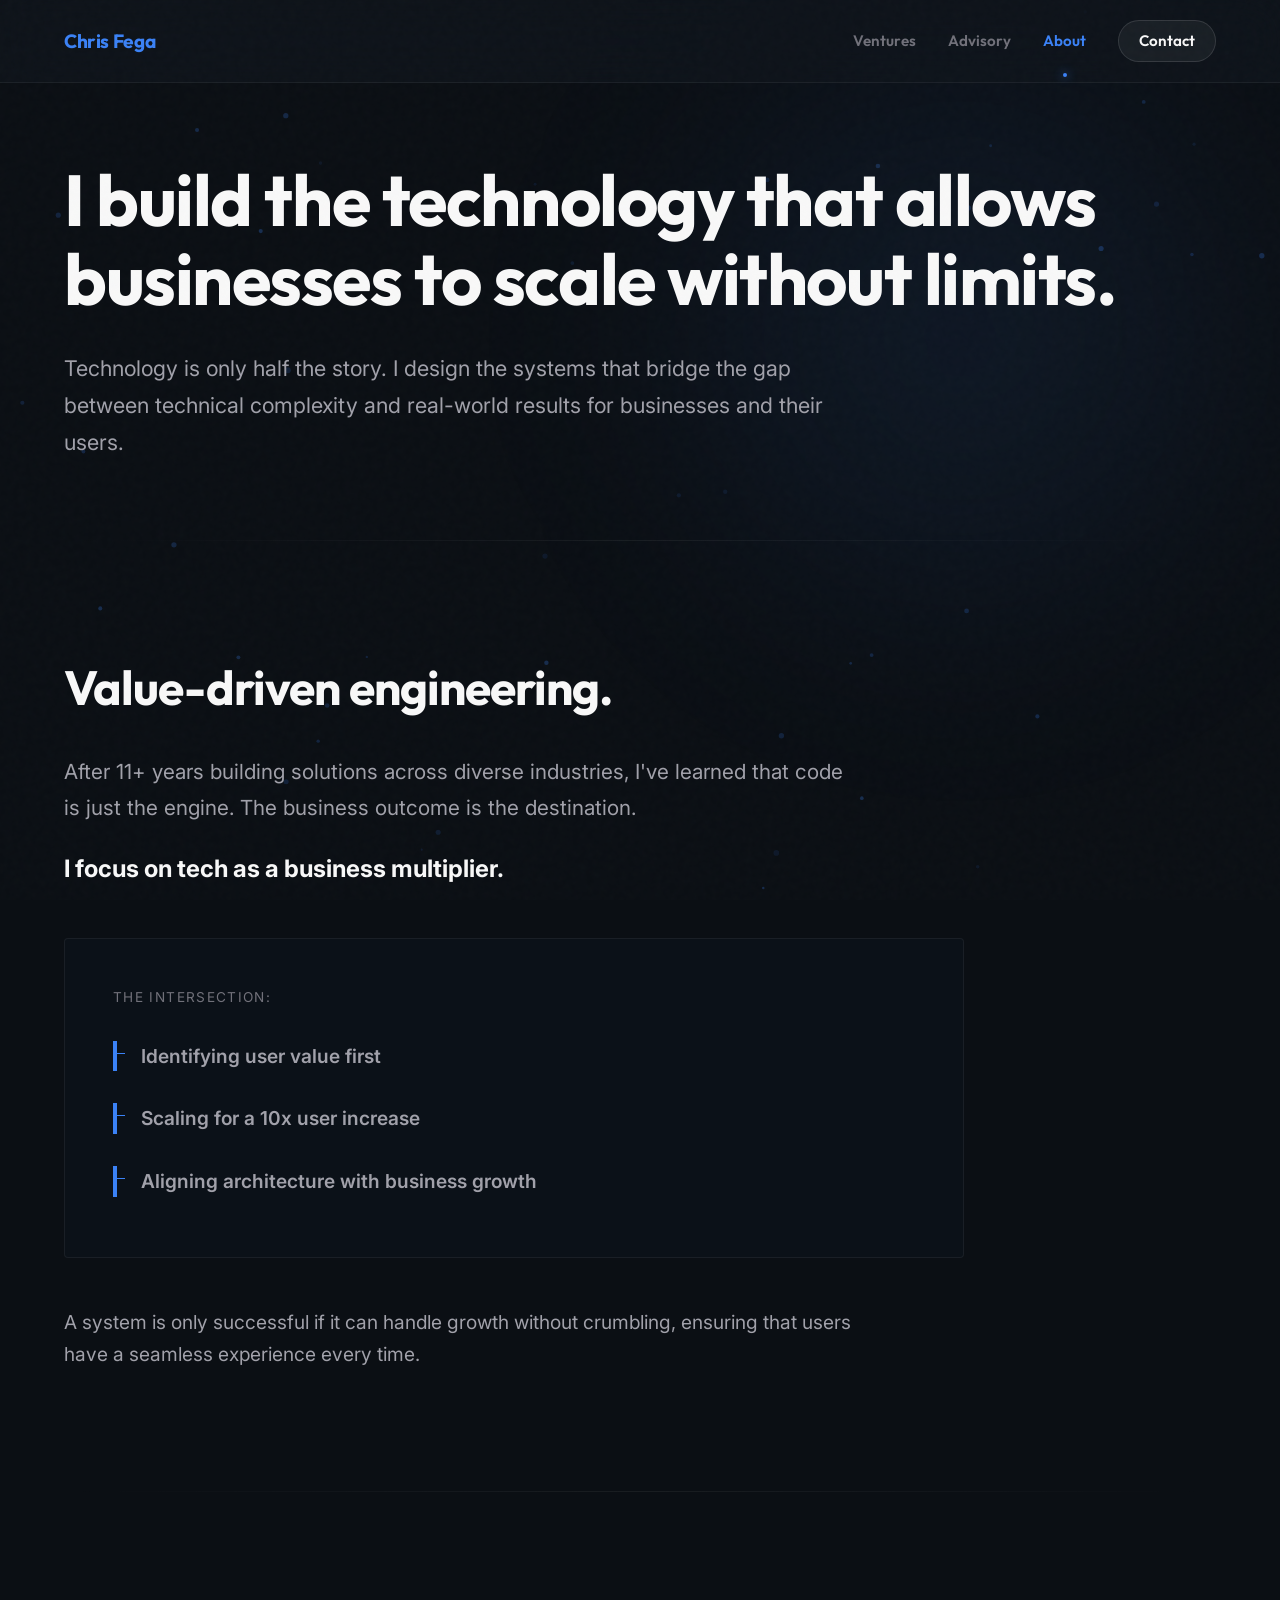
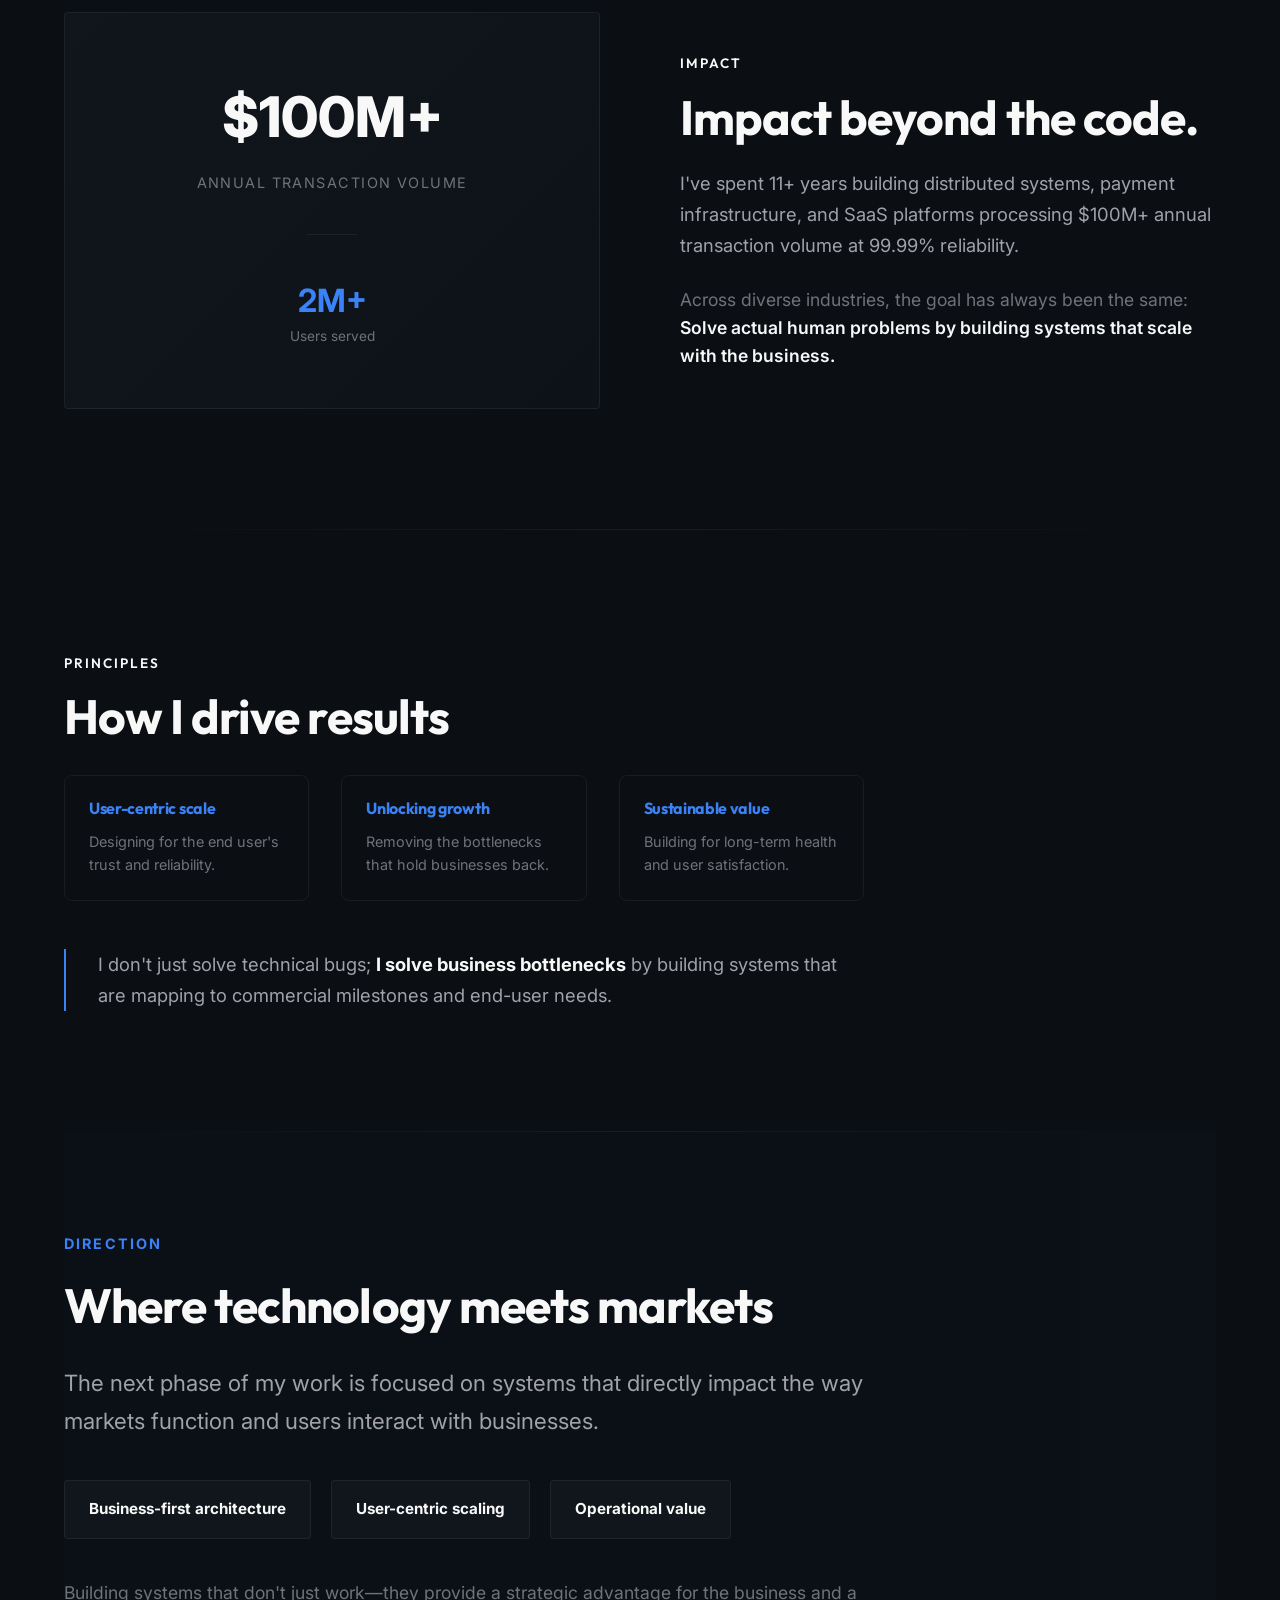
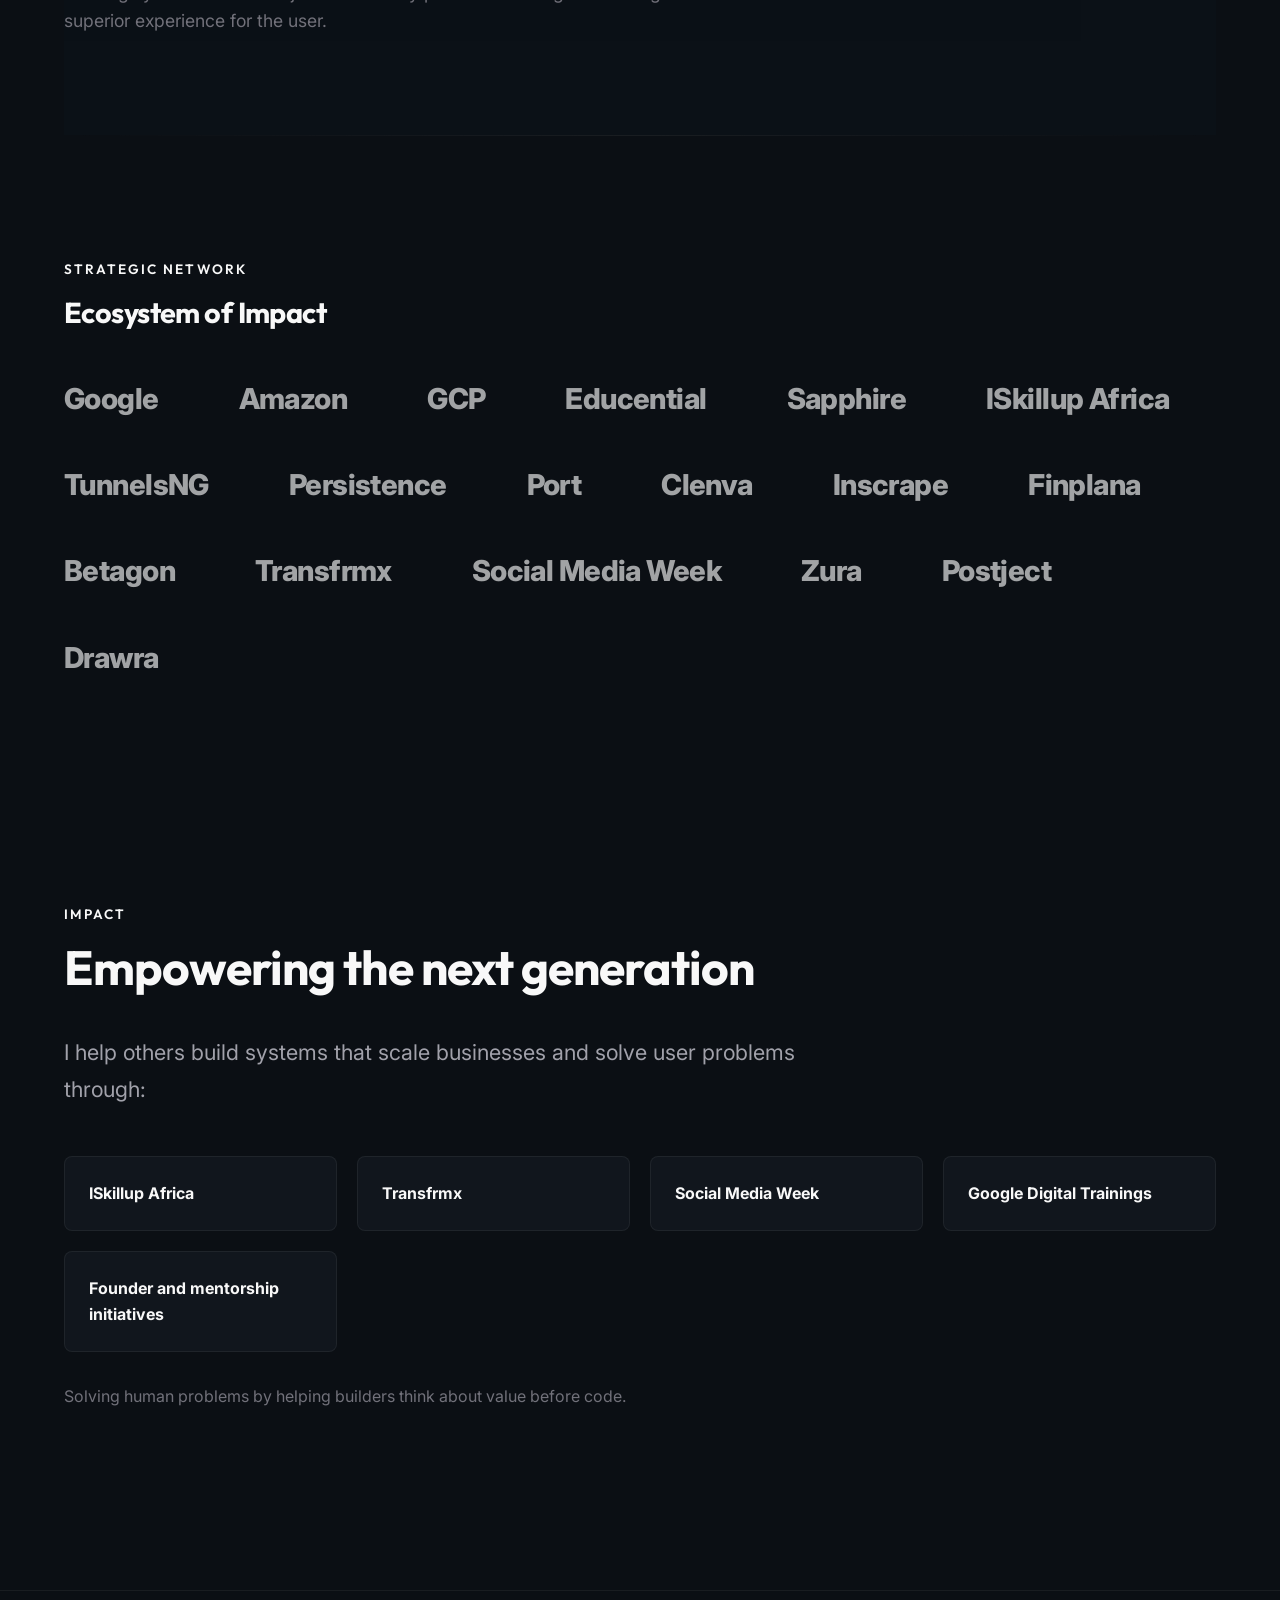
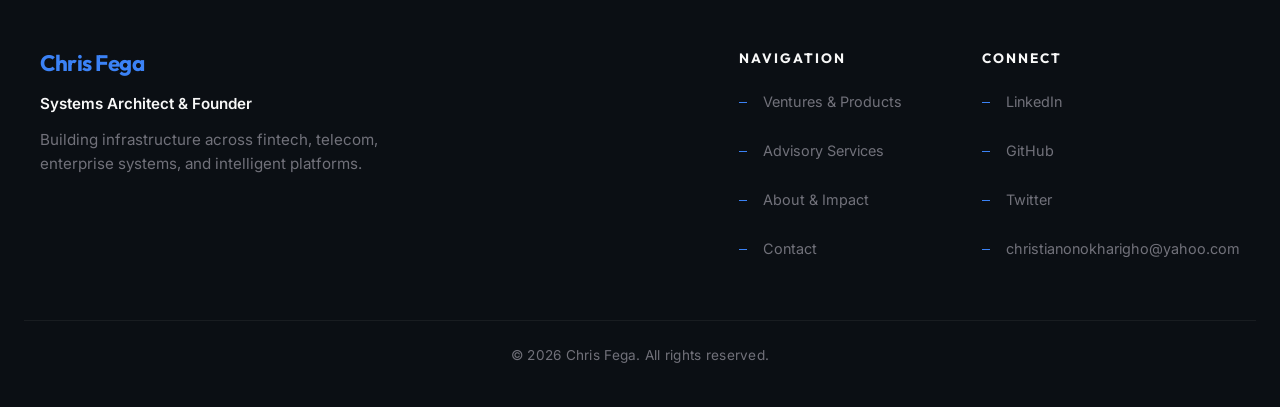
<file: about.html>
<!DOCTYPE html><html lang="en"><head><meta charSet="utf-8"/><meta name="viewport" content="width=device-width, initial-scale=1"/><link rel="stylesheet" href="/_next/static/css/242fda62fa203671.css" data-precedence="next"/><link rel="preload" as="script" fetchPriority="low" href="/_next/static/chunks/webpack-cb86a99cd2f791d1.js"/><script src="/_next/static/chunks/fd9d1056-81f448b567f73d85.js" async=""></script><script src="/_next/static/chunks/23-f1184ff09b7767e9.js" async=""></script><script src="/_next/static/chunks/main-app-bc5fa6c9e77da15d.js" async=""></script><script src="/_next/static/chunks/app/about/page-383cfd5e91d033bd.js" async=""></script><script src="/_next/static/chunks/291-421130fd0df41503.js" async=""></script><script src="/_next/static/chunks/app/layout-fe11b9b2df0b7305.js" async=""></script><title>Christian Fega | Principal Platform Engineer &amp; Founder</title><meta name="description" content="Staff-level Software Engineer with 11+ years building distributed systems, payment infrastructure, and SaaS platforms at scale. Founder of Zura, Postject, and Drawra."/><script src="/_next/static/chunks/polyfills-78c92fac7aa8fdd8.js" noModule=""></script></head><body><div class="noise"></div><canvas style="position:fixed;top:0;left:0;width:100%;height:100%;pointer-events:none;z-index:-2;opacity:0.4"></canvas><div class="interactive-glow" style="left:-500px;top:-500px;opacity:0"></div><nav style="position:fixed;top:0;width:100%;z-index:1000;background:var(--bg-glass);backdrop-filter:blur(24px);-webkit-backdrop-filter:blur(24px);border-bottom:1px solid var(--border-subtle)"><style>
        .nav-link { 
          color: var(--text-muted); 
          transition: all 0.3s ease; 
          text-decoration: none !important; 
          position: relative;
        }
        .nav-link:hover { color: var(--text-primary); }
        .nav-link.active { color: var(--accent); }
        
        /* Desktop Active Indicator */
        @media (min-width: 769px) {
          .nav-link.active::after {
            content: "";
            position: absolute;
            bottom: -24px;
            left: 50%;
            transform: translateX(-50%);
            width: 4px;
            height: 4px;
            background: var(--accent);
            border-radius: 50%;
            box-shadow: 0 0 10px var(--accent);
          }
        }

        .nav-btn { 
          background: rgba(255,255,255,0.05); 
          transition: all 0.2s; 
          text-decoration: none !important; 
          border: 1px solid var(--border-strong);
        }
        .nav-btn:hover { background: rgba(255,255,255,0.1); border-color: var(--accent); }
        .nav-btn.active { border-color: var(--accent); background: rgba(59, 130, 246, 0.1); }

        .mobile-menu-btn {
          display: none;
          background: transparent;
          border: none;
          cursor: pointer;
          padding: 8px;
          z-index: 1001;
        }

        @media (max-width: 768px) {
          .desktop-nav { display: none !important; }
          .mobile-menu-btn { display: block !important; }
        }

        .mobile-overlay {
          position: fixed;
          top: 0;
          left: 0;
          width: 100%;
          height: 100vh;
          background: var(--bg-base);
          z-index: 1000;
          display: flex;
          flex-direction: column;
          align-items: center;
          justify-content: center;
          gap: 40px;
          transition: transform 0.4s cubic-bezier(0.2, 1, 0.3, 1);
          transform: translateY(-100%);
        }

        .mobile-overlay.open {
          transform: translateY(0);
        }

        .mobile-nav-link {
          font-size: 2rem;
          font-family: var(--font-heading);
          font-weight: 700;
          color: var(--text-muted);
          text-decoration: none;
        }

        .mobile-nav-link.active {
          color: var(--accent);
        }
      </style><div style="max-width:1200px;margin:0 auto;padding:20px 24px;display:flex;justify-content:space-between;align-items:center"><a style="font-family:var(--font-heading);font-weight:700;font-size:1.2rem;letter-spacing:-0.02em;text-decoration:none;z-index:1001" href="/"><span class="text-accent">Chris Fega</span></a><div class="desktop-nav" style="display:flex;gap:32px;align-items:center;font-family:var(--font-heading);font-size:0.95rem;font-weight:600"><a class="nav-link " href="/ventures">Ventures</a><a class="nav-link " href="/advisory">Advisory</a><a class="nav-link active" href="/about">About</a><a class="nav-btn " style="padding:8px 20px;border-radius:100px;text-decoration:none" href="/contact">Contact</a></div><button class="mobile-menu-btn" aria-label="Toggle Menu"><div style="width:24px;height:2px;background:var(--text-primary);margin-bottom:6px;transform:none;transition:0.3s"></div><div style="width:24px;height:2px;background:var(--text-primary);transition:0.3s;opacity:1"></div><div style="width:24px;height:2px;background:var(--text-primary);margin-top:6px;transform:none;transition:0.3s"></div></button></div><div class="mobile-overlay "><a class="mobile-nav-link " href="/ventures">Ventures</a><a class="mobile-nav-link " href="/advisory">Advisory</a><a class="mobile-nav-link active" href="/about">About</a><a class="mobile-nav-link " href="/contact">Contact</a></div></nav><div style="padding-top:80px"><main><section class="section animate-in" style="padding-top:80px;padding-bottom:80px"><div class="bg-blur" style="left:auto;right:-10vw"></div><h1 class="delay-2 animate-in" style="font-size:clamp(2.5rem, 6vw, 4.5rem);margin-bottom:32px;line-height:1.1">I build the technology that allows businesses to scale without limits.</h1><p class="lead delay-3 animate-in" style="font-size:1.35rem;max-width:800px">Technology is only half the story. I design the systems that bridge the gap between technical complexity and real-world results for businesses and their users.</p></section><div class="section-divider"></div><section class="section animate-in delay-1" id="perspectives"><div style="max-width:900px"><h2 style="font-size:clamp(2rem, 5vw, 3rem);margin-bottom:40px">Value-driven engineering.</h2><div style="display:flex;flex-direction:column;gap:24px;margin-bottom:48px"><p class="lead" style="font-size:1.3rem;color:var(--text-secondary)">After 11+ years building solutions across diverse industries, I&#x27;ve learned that code is just the engine. The business outcome is the destination.</p><p class="lead" style="font-size:1.5rem;color:var(--text-primary);font-weight:700">I focus on tech as a business multiplier.</p></div><div class="solid-card" style="padding:48px;background:rgba(59, 130, 246, 0.02)"><span class="text-muted" style="font-size:0.85rem;text-transform:uppercase;letter-spacing:0.1em;display:block;margin-bottom:32px">The Intersection:</span><ul class="list-clean" style="padding:0;display:flex;flex-direction:column;gap:20px"><li style="font-size:1.2rem;font-weight:600;border-left:4px solid var(--accent);padding-left:24px">Identifying user value first</li><li style="font-size:1.2rem;font-weight:600;border-left:4px solid var(--accent);padding-left:24px">Scaling for a 10x user increase</li><li style="font-size:1.2rem;font-weight:600;border-left:4px solid var(--accent);padding-left:24px">Aligning architecture with business growth</li></ul></div><p class="lead" style="margin-top:48px;font-size:1.2rem">A system is only successful if it can handle growth without crumbling, ensuring that users have a seamless experience every time.</p></div></section><div class="section-divider"></div><section class="section animate-in" id="experience"><div class="grid columns-2" style="gap:80px;align-items:center"><div class="solid-card" style="text-align:center;padding:60px;background:linear-gradient(135deg, var(--bg-surface) 0%, #0d1218 100%)"><p style="font-size:3.5rem;font-weight:800;color:var(--text-primary);margin-bottom:8px">$100M+</p><p class="text-muted" style="font-size:0.9rem;text-transform:uppercase;letter-spacing:0.1em;margin-bottom:40px">Annual transaction volume</p><div style="height:1px;background:var(--border-subtle);margin:0 auto 40px;width:50px"></div><p style="font-size:2rem;font-weight:700;color:var(--accent)">2M+</p><p class="text-muted" style="font-size:0.85rem">Users served</p></div><div><span class="small-label">Impact</span><h2 style="margin-bottom:24px">Impact beyond the code.</h2><p class="lead" style="margin-bottom:24px;font-size:1.15rem">I&#x27;ve spent 11+ years building distributed systems, payment infrastructure, and SaaS platforms processing $100M+ annual transaction volume at 99.99% reliability.</p><p class="text-muted" style="font-size:1.1rem">Across diverse industries, the goal has always been the same: <span style="color:var(--text-primary);font-weight:600">Solve actual human problems by building systems that scale with the business.</span></p></div></div></section><div class="section-divider"></div><section class="section animate-in" id="approach"><div style="max-width:800px"><span class="small-label">Principles</span><h2 style="margin-bottom:32px">How I drive results</h2><div class="grid columns-3"><div style="padding:24px;border:1px solid var(--border-subtle);border-radius:8px"><h4 style="color:var(--accent);margin-bottom:12px">User-centric scale</h4><p class="text-muted" style="font-size:0.9rem">Designing for the end user&#x27;s trust and reliability.</p></div><div style="padding:24px;border:1px solid var(--border-subtle);border-radius:8px"><h4 style="color:var(--accent);margin-bottom:12px">Unlocking growth</h4><p class="text-muted" style="font-size:0.9rem">Removing the bottlenecks that hold businesses back.</p></div><div style="padding:24px;border:1px solid var(--border-subtle);border-radius:8px"><h4 style="color:var(--accent);margin-bottom:12px">Sustainable value</h4><p class="text-muted" style="font-size:0.9rem">Building for long-term health and user satisfaction.</p></div></div><p class="lead" style="font-size:1.15rem;border-left:2px solid var(--accent);padding-left:32px;margin-top:48px">I don&#x27;t just solve technical bugs; <span style="color:var(--text-primary);font-weight:700">I solve business bottlenecks</span> by building systems that are mapping to commercial milestones and end-user needs.</p></div></section><div class="section-divider"></div><section class="section animate-in" id="direction" style="background:rgba(59, 130, 246, 0.01);padding:100px 0"><div style="max-width:800px"><span class="text-accent" style="font-size:0.9rem;font-weight:700;text-transform:uppercase;letter-spacing:0.15em;display:block;margin-bottom:24px">Direction</span><h2 style="font-size:clamp(2rem, 5vw, 3rem);margin-bottom:32px">Where technology meets markets</h2><p class="lead" style="font-size:1.4rem;margin-bottom:40px">The next phase of my work is focused on systems that directly impact the way markets function and users interact with businesses.</p><div style="display:flex;gap:20px;flex-wrap:wrap"><p class="solid-card" style="padding:16px 24px;font-size:0.95rem;font-weight:700">Business-first architecture</p><p class="solid-card" style="padding:16px 24px;font-size:0.95rem;font-weight:700">User-centric scaling</p><p class="solid-card" style="padding:16px 24px;font-size:0.95rem;font-weight:700">Operational value</p></div><p class="text-muted" style="margin-top:40px;font-size:1.1rem">Building systems that don&#x27;t just work—they provide a strategic advantage for the business and a superior experience for the user.</p></div></section><div class="section-divider"></div><section class="section animate-in" id="network" style="padding-bottom:100px"><span class="small-label">Strategic Network</span><h2 style="margin-bottom:48px;font-size:1.8rem">Ecosystem of Impact</h2><div style="display:flex;flex-wrap:wrap;gap:40px 80px;align-items:center;justify-content:flex-start;opacity:0.8"><span style="font-size:clamp(1rem, 4vw, 1.8rem);font-weight:800;color:var(--text-primary);letter-spacing:-0.02em;filter:grayscale(100%);transition:all 0.3s ease;cursor:default;opacity:0.8;text-decoration:none" class="network-item">Google</span><span style="font-size:clamp(1rem, 4vw, 1.8rem);font-weight:800;color:var(--text-primary);letter-spacing:-0.02em;filter:grayscale(100%);transition:all 0.3s ease;cursor:default;opacity:0.8;text-decoration:none" class="network-item">Amazon</span><span style="font-size:clamp(1rem, 4vw, 1.8rem);font-weight:800;color:var(--text-primary);letter-spacing:-0.02em;filter:grayscale(100%);transition:all 0.3s ease;cursor:default;opacity:0.8;text-decoration:none" class="network-item">GCP</span><span style="font-size:clamp(1rem, 4vw, 1.8rem);font-weight:800;color:var(--text-primary);letter-spacing:-0.02em;filter:grayscale(100%);transition:all 0.3s ease;cursor:default;opacity:0.8;text-decoration:none" class="network-item">Educential</span><span style="font-size:clamp(1rem, 4vw, 1.8rem);font-weight:800;color:var(--text-primary);letter-spacing:-0.02em;filter:grayscale(100%);transition:all 0.3s ease;cursor:default;opacity:0.8;text-decoration:none" class="network-item">Sapphire</span><span style="font-size:clamp(1rem, 4vw, 1.8rem);font-weight:800;color:var(--text-primary);letter-spacing:-0.02em;filter:grayscale(100%);transition:all 0.3s ease;cursor:default;opacity:0.8;text-decoration:none" class="network-item">ISkillup Africa</span><a href="https://tunnels.ng" target="_blank" rel="noopener noreferrer" style="text-decoration:none"><span style="font-size:clamp(1rem, 4vw, 1.8rem);font-weight:800;color:var(--text-primary);letter-spacing:-0.02em;filter:grayscale(100%);transition:all 0.3s ease;cursor:pointer;opacity:0.8;text-decoration:none" class="network-item">TunnelsNG</span></a><span style="font-size:clamp(1rem, 4vw, 1.8rem);font-weight:800;color:var(--text-primary);letter-spacing:-0.02em;filter:grayscale(100%);transition:all 0.3s ease;cursor:default;opacity:0.8;text-decoration:none" class="network-item">Persistence</span><span style="font-size:clamp(1rem, 4vw, 1.8rem);font-weight:800;color:var(--text-primary);letter-spacing:-0.02em;filter:grayscale(100%);transition:all 0.3s ease;cursor:default;opacity:0.8;text-decoration:none" class="network-item">Port</span><a href="https://github.com/krixfega/clenva" target="_blank" rel="noopener noreferrer" style="text-decoration:none"><span style="font-size:clamp(1rem, 4vw, 1.8rem);font-weight:800;color:var(--text-primary);letter-spacing:-0.02em;filter:grayscale(100%);transition:all 0.3s ease;cursor:pointer;opacity:0.8;text-decoration:none" class="network-item">Clenva</span></a><a href="https://inscrape-frontend.onrender.com/" target="_blank" rel="noopener noreferrer" style="text-decoration:none"><span style="font-size:clamp(1rem, 4vw, 1.8rem);font-weight:800;color:var(--text-primary);letter-spacing:-0.02em;filter:grayscale(100%);transition:all 0.3s ease;cursor:pointer;opacity:0.8;text-decoration:none" class="network-item">Inscrape</span></a><span style="font-size:clamp(1rem, 4vw, 1.8rem);font-weight:800;color:var(--text-primary);letter-spacing:-0.02em;filter:grayscale(100%);transition:all 0.3s ease;cursor:pointer;opacity:0.8;text-decoration:none" class="network-item">Finplana</span><span style="font-size:clamp(1rem, 4vw, 1.8rem);font-weight:800;color:var(--text-primary);letter-spacing:-0.02em;filter:grayscale(100%);transition:all 0.3s ease;cursor:default;opacity:0.8;text-decoration:none" class="network-item">Betagon</span><span style="font-size:clamp(1rem, 4vw, 1.8rem);font-weight:800;color:var(--text-primary);letter-spacing:-0.02em;filter:grayscale(100%);transition:all 0.3s ease;cursor:default;opacity:0.8;text-decoration:none" class="network-item">Transfrmx</span><span style="font-size:clamp(1rem, 4vw, 1.8rem);font-weight:800;color:var(--text-primary);letter-spacing:-0.02em;filter:grayscale(100%);transition:all 0.3s ease;cursor:default;opacity:0.8;text-decoration:none" class="network-item">Social Media Week</span><a href="https://zura.africa" target="_blank" rel="noopener noreferrer" style="text-decoration:none"><span style="font-size:clamp(1rem, 4vw, 1.8rem);font-weight:800;color:var(--text-primary);letter-spacing:-0.02em;filter:grayscale(100%);transition:all 0.3s ease;cursor:pointer;opacity:0.8;text-decoration:none" class="network-item">Zura</span></a><a href="https://postject.com" target="_blank" rel="noopener noreferrer" style="text-decoration:none"><span style="font-size:clamp(1rem, 4vw, 1.8rem);font-weight:800;color:var(--text-primary);letter-spacing:-0.02em;filter:grayscale(100%);transition:all 0.3s ease;cursor:pointer;opacity:0.8;text-decoration:none" class="network-item">Postject</span></a><a href="https://drawra-frontend.pages.dev/" target="_blank" rel="noopener noreferrer" style="text-decoration:none"><span style="font-size:clamp(1rem, 4vw, 1.8rem);font-weight:800;color:var(--text-primary);letter-spacing:-0.02em;filter:grayscale(100%);transition:all 0.3s ease;cursor:pointer;opacity:0.8;text-decoration:none" class="network-item">Drawra</span></a></div></section><section class="section animate-in" id="impact"><span class="small-label">Impact</span><h2 style="margin-bottom:40px">Empowering the next generation</h2><p class="lead" style="margin-bottom:48px">I help others build systems that scale businesses and solve user problems through:</p><div style="display:grid;grid-template-columns:repeat(auto-fit, minmax(250px, 1fr));gap:20px"><div style="padding:24px;background:var(--bg-surface);border:1px solid var(--border-subtle);border-radius:8px;font-weight:700;color:var(--text-primary)">ISkillup Africa</div><div style="padding:24px;background:var(--bg-surface);border:1px solid var(--border-subtle);border-radius:8px;font-weight:700;color:var(--text-primary)">Transfrmx</div><div style="padding:24px;background:var(--bg-surface);border:1px solid var(--border-subtle);border-radius:8px;font-weight:700;color:var(--text-primary)">Social Media Week</div><div style="padding:24px;background:var(--bg-surface);border:1px solid var(--border-subtle);border-radius:8px;font-weight:700;color:var(--text-primary)">Google Digital Trainings</div><div style="padding:24px;background:var(--bg-surface);border:1px solid var(--border-subtle);border-radius:8px;font-weight:700;color:var(--text-primary)">Founder and mentorship initiatives</div></div><p class="text-muted" style="margin-top:32px;font-size:1rem">Solving human problems by helping builders think about value before code.</p></section></main></div><footer class="footer" style="margin-top:60px;padding:60px 24px 40px;border-top:1px solid var(--border-subtle)"><div style="max-width:1200px;margin:0 auto;display:flex;flex-wrap:wrap;justify-content:space-between;gap:60px"><div style="flex:1 1 400px;text-align:left"><h3 style="font-size:1.4rem;margin-bottom:16px;font-weight:700"><span class="text-accent">Chris Fega</span></h3><p style="color:var(--text-primary);font-weight:600;font-size:0.95rem;margin-bottom:12px">Systems Architect &amp; Founder</p><p class="text-muted" style="max-width:400px;font-size:0.95rem;line-height:1.6">Building infrastructure across fintech, telecom, enterprise systems, and intelligent platforms.</p></div><div style="display:flex;gap:80px;flex-wrap:wrap;text-align:left"><div><h4 style="color:var(--text-primary);margin-bottom:24px;font-size:0.85rem;text-transform:uppercase;letter-spacing:0.15em;font-weight:700">Navigation</h4><ul class="list-clean" style="display:flex;flex-direction:column;gap:14px;padding:0"><li><a class="text-muted" style="text-decoration:none" href="/ventures">Ventures &amp; Products</a></li><li><a class="text-muted" style="text-decoration:none" href="/advisory">Advisory Services</a></li><li><a class="text-muted" style="text-decoration:none" href="/about">About &amp; Impact</a></li><li><a class="text-muted" style="text-decoration:none" href="/contact">Contact</a></li></ul></div><div><h4 style="color:var(--text-primary);margin-bottom:24px;font-size:0.85rem;text-transform:uppercase;letter-spacing:0.15em;font-weight:700">Connect</h4><ul class="list-clean" style="display:flex;flex-direction:column;gap:14px;padding:0"><li><a href="https://linkedin.com/in/christian-onokharigho" target="_blank" rel="noopener noreferrer" class="text-muted" style="text-decoration:none">LinkedIn</a></li><li><a href="https://github.com/krixfega" target="_blank" rel="noopener noreferrer" class="text-muted" style="text-decoration:none">GitHub</a></li><li><a href="https://twitter.com/krixfega" target="_blank" rel="noopener noreferrer" class="text-muted" style="text-decoration:none">Twitter</a></li><li><a href="mailto:christianonokharigho@yahoo.com" class="text-muted" style="text-decoration:none">christianonokharigho@yahoo.com</a></li></ul></div></div></div><div style="border-top:1px solid var(--border-subtle);margin-top:48px;padding-top:24px;text-align:center;color:var(--text-muted);font-size:0.85rem;letter-spacing:0.02em">© <!-- -->2026<!-- --> Chris Fega. All rights reserved.</div></footer><script src="/_next/static/chunks/webpack-cb86a99cd2f791d1.js" async=""></script><script>(self.__next_f=self.__next_f||[]).push([0]);self.__next_f.push([2,null])</script><script>self.__next_f.push([1,"1:HL[\"/_next/static/css/242fda62fa203671.css\",\"style\"]\n"])</script><script>self.__next_f.push([1,"2:I[5751,[],\"\"]\n4:I[6513,[],\"ClientPageRoot\"]\n5:I[766,[\"301\",\"static/chunks/app/about/page-383cfd5e91d033bd.js\"],\"default\"]\n6:I[9275,[],\"\"]\n7:I[1343,[],\"\"]\n8:I[5007,[\"291\",\"static/chunks/291-421130fd0df41503.js\",\"185\",\"static/chunks/app/layout-fe11b9b2df0b7305.js\"],\"default\"]\n9:I[2168,[\"291\",\"static/chunks/291-421130fd0df41503.js\",\"185\",\"static/chunks/app/layout-fe11b9b2df0b7305.js\"],\"default\"]\na:I[2914,[\"291\",\"static/chunks/291-421130fd0df41503.js\",\"185\",\"static/chunks/app/layout-fe11b9b2df0b7305.js\"],\"default\"]\nb:I[231,[\"291\",\"static/chunks/291-421130fd0df41503.js\",\"185\",\"static/chunks/app/layout-fe11b9b2df0b7305.js\"],\"\"]\nd:I[6130,[],\"\"]\ne:[]\n"])</script><script>self.__next_f.push([1,"0:[[[\"$\",\"link\",\"0\",{\"rel\":\"stylesheet\",\"href\":\"/_next/static/css/242fda62fa203671.css\",\"precedence\":\"next\",\"crossOrigin\":\"$undefined\"}]],[\"$\",\"$L2\",null,{\"buildId\":\"i2drfNOgZ-XEw-BY3A802\",\"assetPrefix\":\"\",\"initialCanonicalUrl\":\"/about\",\"initialTree\":[\"\",{\"children\":[\"about\",{\"children\":[\"__PAGE__\",{}]}]},\"$undefined\",\"$undefined\",true],\"initialSeedData\":[\"\",{\"children\":[\"about\",{\"children\":[\"__PAGE__\",{},[[\"$L3\",[\"$\",\"$L4\",null,{\"props\":{\"params\":{},\"searchParams\":{}},\"Component\":\"$5\"}]],null],null]},[\"$\",\"$L6\",null,{\"parallelRouterKey\":\"children\",\"segmentPath\":[\"children\",\"about\",\"children\"],\"error\":\"$undefined\",\"errorStyles\":\"$undefined\",\"errorScripts\":\"$undefined\",\"template\":[\"$\",\"$L7\",null,{}],\"templateStyles\":\"$undefined\",\"templateScripts\":\"$undefined\",\"notFound\":\"$undefined\",\"notFoundStyles\":\"$undefined\",\"styles\":null}],null]},[[\"$\",\"html\",null,{\"lang\":\"en\",\"children\":[\"$\",\"body\",null,{\"children\":[[\"$\",\"div\",null,{\"className\":\"noise\"}],[\"$\",\"$L8\",null,{}],[\"$\",\"$L9\",null,{}],[\"$\",\"$La\",null,{}],[\"$\",\"div\",null,{\"style\":{\"paddingTop\":\"80px\"},\"children\":[\"$\",\"$L6\",null,{\"parallelRouterKey\":\"children\",\"segmentPath\":[\"children\"],\"error\":\"$undefined\",\"errorStyles\":\"$undefined\",\"errorScripts\":\"$undefined\",\"template\":[\"$\",\"$L7\",null,{}],\"templateStyles\":\"$undefined\",\"templateScripts\":\"$undefined\",\"notFound\":[[\"$\",\"title\",null,{\"children\":\"404: This page could not be found.\"}],[\"$\",\"div\",null,{\"style\":{\"fontFamily\":\"system-ui,\\\"Segoe UI\\\",Roboto,Helvetica,Arial,sans-serif,\\\"Apple Color Emoji\\\",\\\"Segoe UI Emoji\\\"\",\"height\":\"100vh\",\"textAlign\":\"center\",\"display\":\"flex\",\"flexDirection\":\"column\",\"alignItems\":\"center\",\"justifyContent\":\"center\"},\"children\":[\"$\",\"div\",null,{\"children\":[[\"$\",\"style\",null,{\"dangerouslySetInnerHTML\":{\"__html\":\"body{color:#000;background:#fff;margin:0}.next-error-h1{border-right:1px solid rgba(0,0,0,.3)}@media (prefers-color-scheme:dark){body{color:#fff;background:#000}.next-error-h1{border-right:1px solid rgba(255,255,255,.3)}}\"}}],[\"$\",\"h1\",null,{\"className\":\"next-error-h1\",\"style\":{\"display\":\"inline-block\",\"margin\":\"0 20px 0 0\",\"padding\":\"0 23px 0 0\",\"fontSize\":24,\"fontWeight\":500,\"verticalAlign\":\"top\",\"lineHeight\":\"49px\"},\"children\":\"404\"}],[\"$\",\"div\",null,{\"style\":{\"display\":\"inline-block\"},\"children\":[\"$\",\"h2\",null,{\"style\":{\"fontSize\":14,\"fontWeight\":400,\"lineHeight\":\"49px\",\"margin\":0},\"children\":\"This page could not be found.\"}]}]]}]}]],\"notFoundStyles\":[],\"styles\":null}]}],[\"$\",\"footer\",null,{\"className\":\"footer\",\"style\":{\"marginTop\":\"60px\",\"padding\":\"60px 24px 40px\",\"borderTop\":\"1px solid var(--border-subtle)\"},\"children\":[[\"$\",\"div\",null,{\"style\":{\"maxWidth\":\"1200px\",\"margin\":\"0 auto\",\"display\":\"flex\",\"flexWrap\":\"wrap\",\"justifyContent\":\"space-between\",\"gap\":\"60px\"},\"children\":[[\"$\",\"div\",null,{\"style\":{\"flex\":\"1 1 400px\",\"textAlign\":\"left\"},\"children\":[[\"$\",\"h3\",null,{\"style\":{\"fontSize\":\"1.4rem\",\"marginBottom\":\"16px\",\"fontWeight\":700},\"children\":[\"$\",\"span\",null,{\"className\":\"text-accent\",\"children\":\"Chris Fega\"}]}],[\"$\",\"p\",null,{\"style\":{\"color\":\"var(--text-primary)\",\"fontWeight\":600,\"fontSize\":\"0.95rem\",\"marginBottom\":\"12px\"},\"children\":\"Systems Architect \u0026 Founder\"}],[\"$\",\"p\",null,{\"className\":\"text-muted\",\"style\":{\"maxWidth\":\"400px\",\"fontSize\":\"0.95rem\",\"lineHeight\":1.6},\"children\":\"Building infrastructure across fintech, telecom, enterprise systems, and intelligent platforms.\"}]]}],[\"$\",\"div\",null,{\"style\":{\"display\":\"flex\",\"gap\":\"80px\",\"flexWrap\":\"wrap\",\"textAlign\":\"left\"},\"children\":[[\"$\",\"div\",null,{\"children\":[[\"$\",\"h4\",null,{\"style\":{\"color\":\"var(--text-primary)\",\"marginBottom\":\"24px\",\"fontSize\":\"0.85rem\",\"textTransform\":\"uppercase\",\"letterSpacing\":\"0.15em\",\"fontWeight\":700},\"children\":\"Navigation\"}],[\"$\",\"ul\",null,{\"className\":\"list-clean\",\"style\":{\"display\":\"flex\",\"flexDirection\":\"column\",\"gap\":\"14px\",\"padding\":0},\"children\":[[\"$\",\"li\",null,{\"children\":[\"$\",\"$Lb\",null,{\"href\":\"/ventures\",\"className\":\"text-muted\",\"style\":{\"textDecoration\":\"none\"},\"children\":\"Ventures \u0026 Products\"}]}],[\"$\",\"li\",null,{\"children\":[\"$\",\"$Lb\",null,{\"href\":\"/advisory\",\"className\":\"text-muted\",\"style\":{\"textDecoration\":\"none\"},\"children\":\"Advisory Services\"}]}],[\"$\",\"li\",null,{\"children\":[\"$\",\"$Lb\",null,{\"href\":\"/about\",\"className\":\"text-muted\",\"style\":{\"textDecoration\":\"none\"},\"children\":\"About \u0026 Impact\"}]}],[\"$\",\"li\",null,{\"children\":[\"$\",\"$Lb\",null,{\"href\":\"/contact\",\"className\":\"text-muted\",\"style\":{\"textDecoration\":\"none\"},\"children\":\"Contact\"}]}]]}]]}],[\"$\",\"div\",null,{\"children\":[[\"$\",\"h4\",null,{\"style\":{\"color\":\"var(--text-primary)\",\"marginBottom\":\"24px\",\"fontSize\":\"0.85rem\",\"textTransform\":\"uppercase\",\"letterSpacing\":\"0.15em\",\"fontWeight\":700},\"children\":\"Connect\"}],[\"$\",\"ul\",null,{\"className\":\"list-clean\",\"style\":{\"display\":\"flex\",\"flexDirection\":\"column\",\"gap\":\"14px\",\"padding\":0},\"children\":[[\"$\",\"li\",null,{\"children\":[\"$\",\"a\",null,{\"href\":\"https://linkedin.com/in/christian-onokharigho\",\"target\":\"_blank\",\"rel\":\"noopener noreferrer\",\"className\":\"text-muted\",\"style\":{\"textDecoration\":\"none\"},\"children\":\"LinkedIn\"}]}],[\"$\",\"li\",null,{\"children\":[\"$\",\"a\",null,{\"href\":\"https://github.com/krixfega\",\"target\":\"_blank\",\"rel\":\"noopener noreferrer\",\"className\":\"text-muted\",\"style\":{\"textDecoration\":\"none\"},\"children\":\"GitHub\"}]}],[\"$\",\"li\",null,{\"children\":[\"$\",\"a\",null,{\"href\":\"https://twitter.com/krixfega\",\"target\":\"_blank\",\"rel\":\"noopener noreferrer\",\"className\":\"text-muted\",\"style\":{\"textDecoration\":\"none\"},\"children\":\"Twitter\"}]}],[\"$\",\"li\",null,{\"children\":[\"$\",\"a\",null,{\"href\":\"mailto:christianonokharigho@yahoo.com\",\"className\":\"text-muted\",\"style\":{\"textDecoration\":\"none\"},\"children\":\"christianonokharigho@yahoo.com\"}]}]]}]]}]]}]]}],[\"$\",\"div\",null,{\"style\":{\"borderTop\":\"1px solid var(--border-subtle)\",\"marginTop\":\"48px\",\"paddingTop\":\"24px\",\"textAlign\":\"center\",\"color\":\"var(--text-muted)\",\"fontSize\":\"0.85rem\",\"letterSpacing\":\"0.02em\"},\"children\":[\"© \",2026,\" Chris Fega. All rights reserved.\"]}]]}]]}]}],null],null],\"couldBeIntercepted\":false,\"initialHead\":[null,\"$Lc\"],\"globalErrorComponent\":\"$d\",\"missingSlots\":\"$We\"}]]\n"])</script><script>self.__next_f.push([1,"c:[[\"$\",\"meta\",\"0\",{\"name\":\"viewport\",\"content\":\"width=device-width, initial-scale=1\"}],[\"$\",\"meta\",\"1\",{\"charSet\":\"utf-8\"}],[\"$\",\"title\",\"2\",{\"children\":\"Christian Fega | Principal Platform Engineer \u0026 Founder\"}],[\"$\",\"meta\",\"3\",{\"name\":\"description\",\"content\":\"Staff-level Software Engineer with 11+ years building distributed systems, payment infrastructure, and SaaS platforms at scale. Founder of Zura, Postject, and Drawra.\"}]]\n3:null\n"])</script></body></html>
</file>
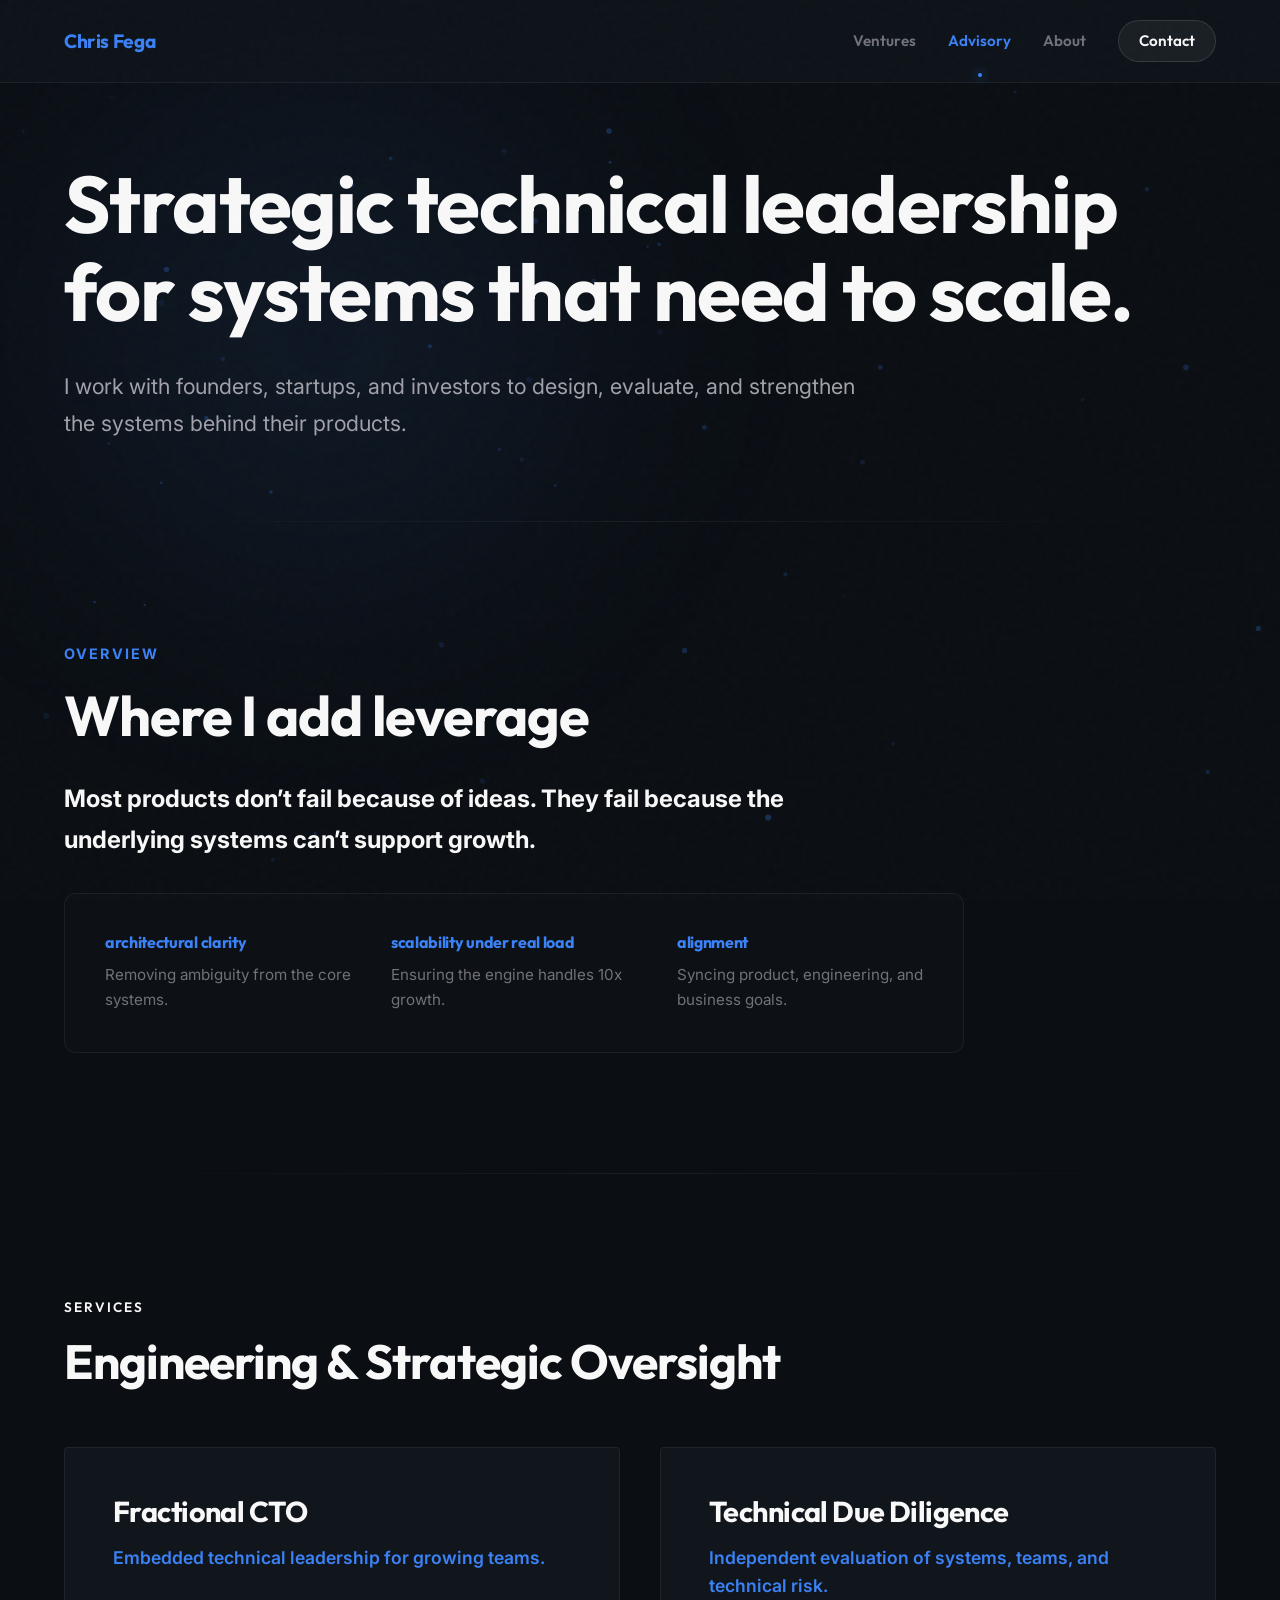
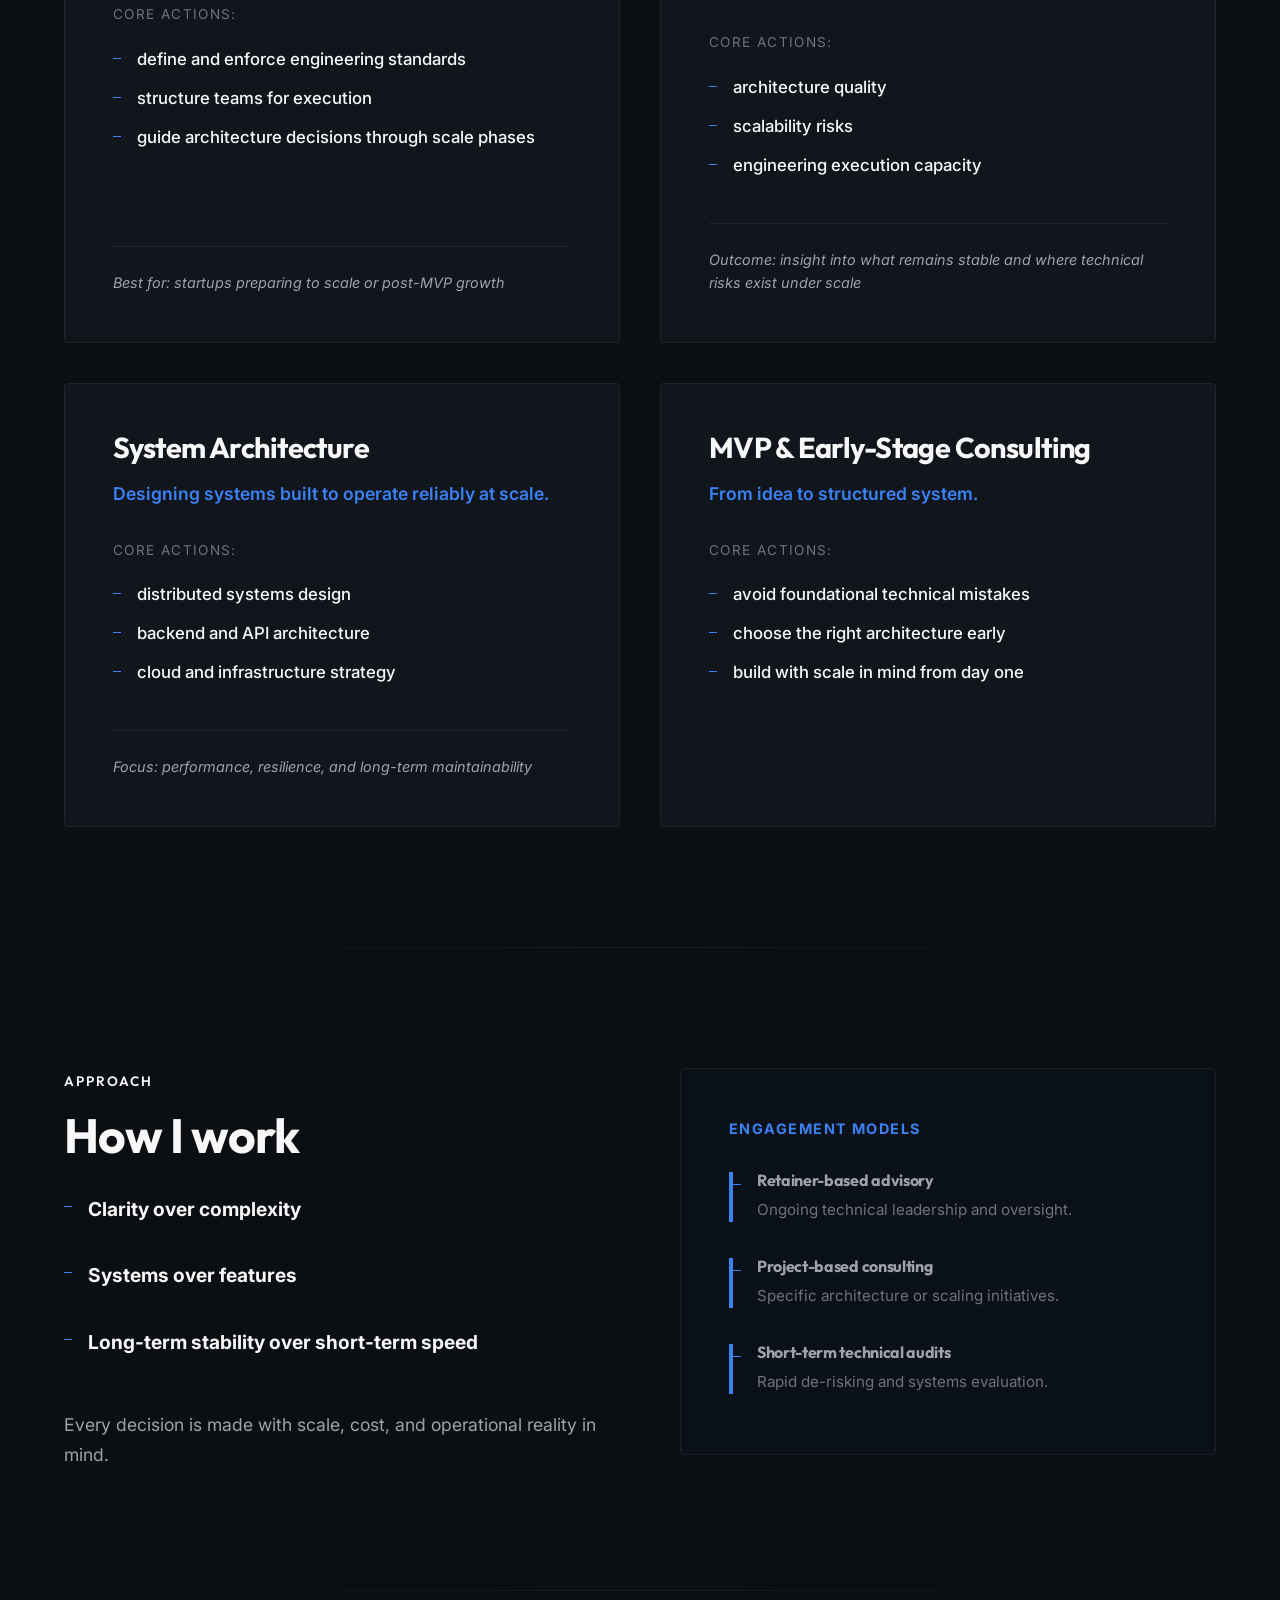
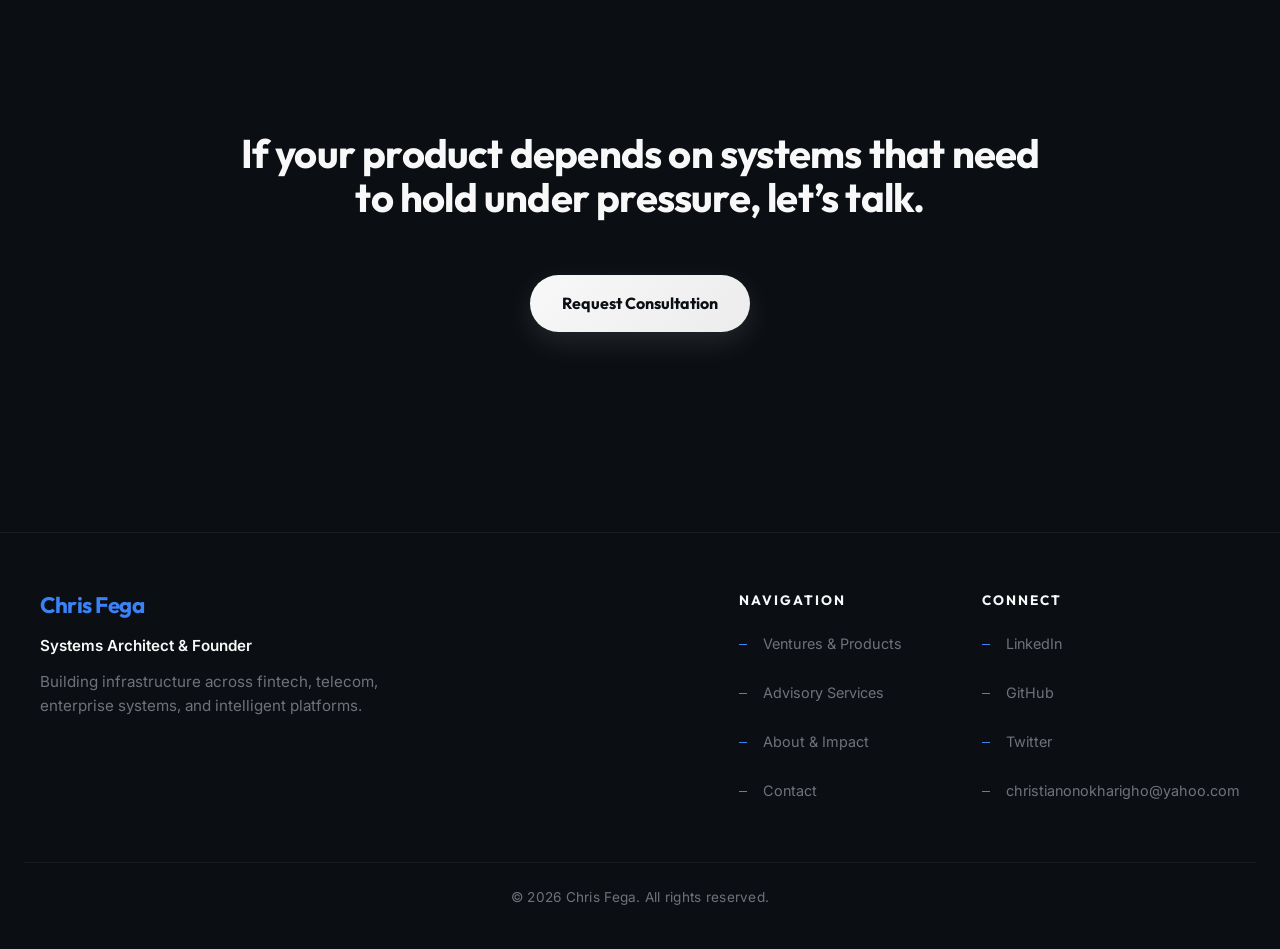
<file: advisory.html>
<!DOCTYPE html><html lang="en"><head><meta charSet="utf-8"/><meta name="viewport" content="width=device-width, initial-scale=1"/><link rel="stylesheet" href="/_next/static/css/242fda62fa203671.css" data-precedence="next"/><link rel="preload" as="script" fetchPriority="low" href="/_next/static/chunks/webpack-cb86a99cd2f791d1.js"/><script src="/_next/static/chunks/fd9d1056-81f448b567f73d85.js" async=""></script><script src="/_next/static/chunks/23-f1184ff09b7767e9.js" async=""></script><script src="/_next/static/chunks/main-app-bc5fa6c9e77da15d.js" async=""></script><script src="/_next/static/chunks/291-421130fd0df41503.js" async=""></script><script src="/_next/static/chunks/app/layout-fe11b9b2df0b7305.js" async=""></script><title>Christian Fega | Principal Platform Engineer &amp; Founder</title><meta name="description" content="Staff-level Software Engineer with 11+ years building distributed systems, payment infrastructure, and SaaS platforms at scale. Founder of Zura, Postject, and Drawra."/><script src="/_next/static/chunks/polyfills-78c92fac7aa8fdd8.js" noModule=""></script></head><body><div class="noise"></div><canvas style="position:fixed;top:0;left:0;width:100%;height:100%;pointer-events:none;z-index:-2;opacity:0.4"></canvas><div class="interactive-glow" style="left:-500px;top:-500px;opacity:0"></div><nav style="position:fixed;top:0;width:100%;z-index:1000;background:var(--bg-glass);backdrop-filter:blur(24px);-webkit-backdrop-filter:blur(24px);border-bottom:1px solid var(--border-subtle)"><style>
        .nav-link { 
          color: var(--text-muted); 
          transition: all 0.3s ease; 
          text-decoration: none !important; 
          position: relative;
        }
        .nav-link:hover { color: var(--text-primary); }
        .nav-link.active { color: var(--accent); }
        
        /* Desktop Active Indicator */
        @media (min-width: 769px) {
          .nav-link.active::after {
            content: "";
            position: absolute;
            bottom: -24px;
            left: 50%;
            transform: translateX(-50%);
            width: 4px;
            height: 4px;
            background: var(--accent);
            border-radius: 50%;
            box-shadow: 0 0 10px var(--accent);
          }
        }

        .nav-btn { 
          background: rgba(255,255,255,0.05); 
          transition: all 0.2s; 
          text-decoration: none !important; 
          border: 1px solid var(--border-strong);
        }
        .nav-btn:hover { background: rgba(255,255,255,0.1); border-color: var(--accent); }
        .nav-btn.active { border-color: var(--accent); background: rgba(59, 130, 246, 0.1); }

        .mobile-menu-btn {
          display: none;
          background: transparent;
          border: none;
          cursor: pointer;
          padding: 8px;
          z-index: 1001;
        }

        @media (max-width: 768px) {
          .desktop-nav { display: none !important; }
          .mobile-menu-btn { display: block !important; }
        }

        .mobile-overlay {
          position: fixed;
          top: 0;
          left: 0;
          width: 100%;
          height: 100vh;
          background: var(--bg-base);
          z-index: 1000;
          display: flex;
          flex-direction: column;
          align-items: center;
          justify-content: center;
          gap: 40px;
          transition: transform 0.4s cubic-bezier(0.2, 1, 0.3, 1);
          transform: translateY(-100%);
        }

        .mobile-overlay.open {
          transform: translateY(0);
        }

        .mobile-nav-link {
          font-size: 2rem;
          font-family: var(--font-heading);
          font-weight: 700;
          color: var(--text-muted);
          text-decoration: none;
        }

        .mobile-nav-link.active {
          color: var(--accent);
        }
      </style><div style="max-width:1200px;margin:0 auto;padding:20px 24px;display:flex;justify-content:space-between;align-items:center"><a style="font-family:var(--font-heading);font-weight:700;font-size:1.2rem;letter-spacing:-0.02em;text-decoration:none;z-index:1001" href="/"><span class="text-accent">Chris Fega</span></a><div class="desktop-nav" style="display:flex;gap:32px;align-items:center;font-family:var(--font-heading);font-size:0.95rem;font-weight:600"><a class="nav-link " href="/ventures">Ventures</a><a class="nav-link active" href="/advisory">Advisory</a><a class="nav-link " href="/about">About</a><a class="nav-btn " style="padding:8px 20px;border-radius:100px;text-decoration:none" href="/contact">Contact</a></div><button class="mobile-menu-btn" aria-label="Toggle Menu"><div style="width:24px;height:2px;background:var(--text-primary);margin-bottom:6px;transform:none;transition:0.3s"></div><div style="width:24px;height:2px;background:var(--text-primary);transition:0.3s;opacity:1"></div><div style="width:24px;height:2px;background:var(--text-primary);margin-top:6px;transform:none;transition:0.3s"></div></button></div><div class="mobile-overlay "><a class="mobile-nav-link " href="/ventures">Ventures</a><a class="mobile-nav-link active" href="/advisory">Advisory</a><a class="mobile-nav-link " href="/about">About</a><a class="mobile-nav-link " href="/contact">Contact</a></div></nav><div style="padding-top:80px"><main><section class="section animate-in" style="padding-top:80px;padding-bottom:80px"><div class="bg-blur" style="left:-10vw;right:auto"></div><h1 class="delay-2 animate-in" style="font-size:clamp(3rem, 7vw, 5rem);margin-bottom:32px;line-height:1.1">Strategic technical leadership for systems that need to scale.</h1><p class="lead delay-3 animate-in" style="font-size:1.35rem;max-width:800px">I work with founders, startups, and investors to design, evaluate, and strengthen the systems behind their products.</p></section><div class="section-divider"></div><section class="section animate-in delay-1" id="overview"><div style="max-width:900px"><span class="text-accent" style="font-size:0.9rem;font-weight:700;text-transform:uppercase;letter-spacing:0.15em;display:block;margin-bottom:20px">Overview</span><h2 style="font-size:clamp(2rem, 5vw, 3.5rem);margin-bottom:32px">Where I add leverage</h2><p class="lead" style="font-size:1.5rem;color:var(--text-primary);font-weight:700;margin-bottom:32px">Most products don’t fail because of ideas. They fail because the underlying systems can’t support growth.</p><div style="background:rgba(255,255,255,0.01);border:1px solid var(--border-subtle);padding:40px;border-radius:12px;display:flex;gap:40px;flex-wrap:wrap"><div style="flex:1 1 200px"><h4 style="color:var(--accent);margin-bottom:12px">architectural clarity</h4><p class="text-muted" style="font-size:0.95rem">Removing ambiguity from the core systems.</p></div><div style="flex:1 1 200px"><h4 style="color:var(--accent);margin-bottom:12px">scalability under real load</h4><p class="text-muted" style="font-size:0.95rem">Ensuring the engine handles 10x growth.</p></div><div style="flex:1 1 200px"><h4 style="color:var(--accent);margin-bottom:12px">alignment</h4><p class="text-muted" style="font-size:0.95rem">Syncing product, engineering, and business goals.</p></div></div></div></section><div class="section-divider"></div><section class="section animate-in" id="services"><span class="small-label">Services</span><h2 style="margin-bottom:60px">Engineering &amp; Strategic Oversight</h2><div class="grid columns-2" style="gap:40px"><div class="solid-card animate-in delay-1" style="padding:48px;display:flex;flex-direction:column"><h3 style="font-size:1.8rem;margin-bottom:16px">Fractional CTO</h3><p class="text-accent" style="font-weight:600;margin-bottom:32px;font-size:1.1rem">Embedded technical leadership for growing teams.</p><div style="margin-bottom:32px;flex-grow:1"><span class="text-muted" style="font-size:0.85rem;text-transform:uppercase;letter-spacing:0.1em;display:block;margin-bottom:20px">Core Actions:</span><ul class="list-clean" style="padding:0"><li style="color:var(--text-primary);font-weight:500;font-size:1.05rem;margin-bottom:12px">define and enforce engineering standards</li><li style="color:var(--text-primary);font-weight:500;font-size:1.05rem;margin-bottom:12px">structure teams for execution</li><li style="color:var(--text-primary);font-weight:500;font-size:1.05rem;margin-bottom:12px">guide architecture decisions through scale phases</li></ul></div><div style="padding-top:24px;border-top:1px solid var(--border-subtle)"><p style="font-size:0.9rem;color:var(--text-secondary);font-style:italic">Best for: startups preparing to scale or post-MVP growth</p></div></div><div class="solid-card animate-in delay-2" style="padding:48px;display:flex;flex-direction:column"><h3 style="font-size:1.8rem;margin-bottom:16px">Technical Due Diligence</h3><p class="text-accent" style="font-weight:600;margin-bottom:32px;font-size:1.1rem">Independent evaluation of systems, teams, and technical risk.</p><div style="margin-bottom:32px;flex-grow:1"><span class="text-muted" style="font-size:0.85rem;text-transform:uppercase;letter-spacing:0.1em;display:block;margin-bottom:20px">Core Actions:</span><ul class="list-clean" style="padding:0"><li style="color:var(--text-primary);font-weight:500;font-size:1.05rem;margin-bottom:12px">architecture quality</li><li style="color:var(--text-primary);font-weight:500;font-size:1.05rem;margin-bottom:12px">scalability risks</li><li style="color:var(--text-primary);font-weight:500;font-size:1.05rem;margin-bottom:12px">engineering execution capacity</li></ul></div><div style="padding-top:24px;border-top:1px solid var(--border-subtle)"><p style="font-size:0.9rem;color:var(--text-secondary);font-style:italic">Outcome: insight into what remains stable and where technical risks exist under scale</p></div></div><div class="solid-card animate-in delay-3" style="padding:48px;display:flex;flex-direction:column"><h3 style="font-size:1.8rem;margin-bottom:16px">System Architecture</h3><p class="text-accent" style="font-weight:600;margin-bottom:32px;font-size:1.1rem">Designing systems built to operate reliably at scale.</p><div style="margin-bottom:32px;flex-grow:1"><span class="text-muted" style="font-size:0.85rem;text-transform:uppercase;letter-spacing:0.1em;display:block;margin-bottom:20px">Core Actions:</span><ul class="list-clean" style="padding:0"><li style="color:var(--text-primary);font-weight:500;font-size:1.05rem;margin-bottom:12px">distributed systems design</li><li style="color:var(--text-primary);font-weight:500;font-size:1.05rem;margin-bottom:12px">backend and API architecture</li><li style="color:var(--text-primary);font-weight:500;font-size:1.05rem;margin-bottom:12px">cloud and infrastructure strategy</li></ul></div><div style="padding-top:24px;border-top:1px solid var(--border-subtle)"><p style="font-size:0.9rem;color:var(--text-secondary);font-style:italic">Focus: performance, resilience, and long-term maintainability</p></div></div><div class="solid-card animate-in delay-4" style="padding:48px;display:flex;flex-direction:column"><h3 style="font-size:1.8rem;margin-bottom:16px">MVP &amp; Early-Stage Consulting</h3><p class="text-accent" style="font-weight:600;margin-bottom:32px;font-size:1.1rem">From idea to structured system.</p><div style="margin-bottom:32px;flex-grow:1"><span class="text-muted" style="font-size:0.85rem;text-transform:uppercase;letter-spacing:0.1em;display:block;margin-bottom:20px">Core Actions:</span><ul class="list-clean" style="padding:0"><li style="color:var(--text-primary);font-weight:500;font-size:1.05rem;margin-bottom:12px">avoid foundational technical mistakes</li><li style="color:var(--text-primary);font-weight:500;font-size:1.05rem;margin-bottom:12px">choose the right architecture early</li><li style="color:var(--text-primary);font-weight:500;font-size:1.05rem;margin-bottom:12px">build with scale in mind from day one</li></ul></div></div></div></section><div class="section-divider"></div><section class="section animate-in" id="approach"><div class="grid columns-2" style="gap:80px;align-items:start"><div><span class="small-label">Approach</span><h2 style="margin-bottom:32px">How I work</h2><ul class="list-clean" style="padding:0;display:flex;flex-direction:column;gap:24px"><li style="font-size:1.2rem;font-weight:700;color:var(--text-primary)">Clarity over complexity</li><li style="font-size:1.2rem;font-weight:700;color:var(--text-primary)">Systems over features</li><li style="font-size:1.2rem;font-weight:700;color:var(--text-primary)">Long-term stability over short-term speed</li></ul><p class="lead" style="margin-top:40px;font-size:1.1rem">Every decision is made with scale, cost, and operational reality in mind.</p></div><div class="solid-card" style="padding:48px;background:rgba(59, 130, 246, 0.02)"><span class="text-accent" style="font-size:0.9rem;font-weight:700;text-transform:uppercase;letter-spacing:0.1em;display:block;margin-bottom:32px">Engagement Models</span><ul class="list-clean" style="padding:0;display:flex;flex-direction:column;gap:24px"><li style="border-left:4px solid var(--accent);padding-left:24px"><h4 style="margin-bottom:8px">Retainer-based advisory</h4><p class="text-muted" style="font-size:0.95rem">Ongoing technical leadership and oversight.</p></li><li style="border-left:4px solid var(--accent);padding-left:24px"><h4 style="margin-bottom:8px">Project-based consulting</h4><p class="text-muted" style="font-size:0.95rem">Specific architecture or scaling initiatives.</p></li><li style="border-left:4px solid var(--accent);padding-left:24px"><h4 style="margin-bottom:8px">Short-term technical audits</h4><p class="text-muted" style="font-size:0.95rem">Rapid de-risking and systems evaluation.</p></li></ul></div></div></section><div class="section-divider"></div><section class="section animate-in delay-3" style="text-align:center;padding:140px 0"><div style="max-width:800px;margin:0 auto"><h2 style="font-size:clamp(1.8rem, 4vw, 2.5rem);margin-bottom:32px">If your product depends on systems that need to hold under pressure, let’s talk.</h2><div style="margin-top:56px"><a href="/contact" class="button-premium">Request Consultation</a></div></div></section></main></div><footer class="footer" style="margin-top:60px;padding:60px 24px 40px;border-top:1px solid var(--border-subtle)"><div style="max-width:1200px;margin:0 auto;display:flex;flex-wrap:wrap;justify-content:space-between;gap:60px"><div style="flex:1 1 400px;text-align:left"><h3 style="font-size:1.4rem;margin-bottom:16px;font-weight:700"><span class="text-accent">Chris Fega</span></h3><p style="color:var(--text-primary);font-weight:600;font-size:0.95rem;margin-bottom:12px">Systems Architect &amp; Founder</p><p class="text-muted" style="max-width:400px;font-size:0.95rem;line-height:1.6">Building infrastructure across fintech, telecom, enterprise systems, and intelligent platforms.</p></div><div style="display:flex;gap:80px;flex-wrap:wrap;text-align:left"><div><h4 style="color:var(--text-primary);margin-bottom:24px;font-size:0.85rem;text-transform:uppercase;letter-spacing:0.15em;font-weight:700">Navigation</h4><ul class="list-clean" style="display:flex;flex-direction:column;gap:14px;padding:0"><li><a class="text-muted" style="text-decoration:none" href="/ventures">Ventures &amp; Products</a></li><li><a class="text-muted" style="text-decoration:none" href="/advisory">Advisory Services</a></li><li><a class="text-muted" style="text-decoration:none" href="/about">About &amp; Impact</a></li><li><a class="text-muted" style="text-decoration:none" href="/contact">Contact</a></li></ul></div><div><h4 style="color:var(--text-primary);margin-bottom:24px;font-size:0.85rem;text-transform:uppercase;letter-spacing:0.15em;font-weight:700">Connect</h4><ul class="list-clean" style="display:flex;flex-direction:column;gap:14px;padding:0"><li><a href="https://linkedin.com/in/christian-onokharigho" target="_blank" rel="noopener noreferrer" class="text-muted" style="text-decoration:none">LinkedIn</a></li><li><a href="https://github.com/krixfega" target="_blank" rel="noopener noreferrer" class="text-muted" style="text-decoration:none">GitHub</a></li><li><a href="https://twitter.com/krixfega" target="_blank" rel="noopener noreferrer" class="text-muted" style="text-decoration:none">Twitter</a></li><li><a href="mailto:christianonokharigho@yahoo.com" class="text-muted" style="text-decoration:none">christianonokharigho@yahoo.com</a></li></ul></div></div></div><div style="border-top:1px solid var(--border-subtle);margin-top:48px;padding-top:24px;text-align:center;color:var(--text-muted);font-size:0.85rem;letter-spacing:0.02em">© <!-- -->2026<!-- --> Chris Fega. All rights reserved.</div></footer><script src="/_next/static/chunks/webpack-cb86a99cd2f791d1.js" async=""></script><script>(self.__next_f=self.__next_f||[]).push([0]);self.__next_f.push([2,null])</script><script>self.__next_f.push([1,"1:HL[\"/_next/static/css/242fda62fa203671.css\",\"style\"]\n"])</script><script>self.__next_f.push([1,"2:I[5751,[],\"\"]\n4:I[9275,[],\"\"]\n5:I[1343,[],\"\"]\n6:I[5007,[\"291\",\"static/chunks/291-421130fd0df41503.js\",\"185\",\"static/chunks/app/layout-fe11b9b2df0b7305.js\"],\"default\"]\n7:I[2168,[\"291\",\"static/chunks/291-421130fd0df41503.js\",\"185\",\"static/chunks/app/layout-fe11b9b2df0b7305.js\"],\"default\"]\n8:I[2914,[\"291\",\"static/chunks/291-421130fd0df41503.js\",\"185\",\"static/chunks/app/layout-fe11b9b2df0b7305.js\"],\"default\"]\n9:I[231,[\"291\",\"static/chunks/291-421130fd0df41503.js\",\"185\",\"static/chunks/app/layout-fe11b9b2df0b7305.js\"],\"\"]\nb:I[6130,[],\"\"]\nc:[]\n"])</script><script>self.__next_f.push([1,"0:[[[\"$\",\"link\",\"0\",{\"rel\":\"stylesheet\",\"href\":\"/_next/static/css/242fda62fa203671.css\",\"precedence\":\"next\",\"crossOrigin\":\"$undefined\"}]],[\"$\",\"$L2\",null,{\"buildId\":\"i2drfNOgZ-XEw-BY3A802\",\"assetPrefix\":\"\",\"initialCanonicalUrl\":\"/advisory\",\"initialTree\":[\"\",{\"children\":[\"advisory\",{\"children\":[\"__PAGE__\",{}]}]},\"$undefined\",\"$undefined\",true],\"initialSeedData\":[\"\",{\"children\":[\"advisory\",{\"children\":[\"__PAGE__\",{},[[\"$L3\",[\"$\",\"main\",null,{\"children\":[[\"$\",\"section\",null,{\"className\":\"section animate-in\",\"style\":{\"paddingTop\":\"80px\",\"paddingBottom\":\"80px\"},\"children\":[[\"$\",\"div\",null,{\"className\":\"bg-blur\",\"style\":{\"left\":\"-10vw\",\"right\":\"auto\"}}],[\"$\",\"h1\",null,{\"className\":\"delay-2 animate-in\",\"style\":{\"fontSize\":\"clamp(3rem, 7vw, 5rem)\",\"marginBottom\":\"32px\",\"lineHeight\":1.1},\"children\":\"Strategic technical leadership for systems that need to scale.\"}],[\"$\",\"p\",null,{\"className\":\"lead delay-3 animate-in\",\"style\":{\"fontSize\":\"1.35rem\",\"maxWidth\":\"800px\"},\"children\":\"I work with founders, startups, and investors to design, evaluate, and strengthen the systems behind their products.\"}]]}],[\"$\",\"div\",null,{\"className\":\"section-divider\"}],[\"$\",\"section\",null,{\"className\":\"section animate-in delay-1\",\"id\":\"overview\",\"children\":[\"$\",\"div\",null,{\"style\":{\"maxWidth\":\"900px\"},\"children\":[[\"$\",\"span\",null,{\"className\":\"text-accent\",\"style\":{\"fontSize\":\"0.9rem\",\"fontWeight\":700,\"textTransform\":\"uppercase\",\"letterSpacing\":\"0.15em\",\"display\":\"block\",\"marginBottom\":\"20px\"},\"children\":\"Overview\"}],[\"$\",\"h2\",null,{\"style\":{\"fontSize\":\"clamp(2rem, 5vw, 3.5rem)\",\"marginBottom\":\"32px\"},\"children\":\"Where I add leverage\"}],[\"$\",\"p\",null,{\"className\":\"lead\",\"style\":{\"fontSize\":\"1.5rem\",\"color\":\"var(--text-primary)\",\"fontWeight\":700,\"marginBottom\":\"32px\"},\"children\":\"Most products don’t fail because of ideas. They fail because the underlying systems can’t support growth.\"}],[\"$\",\"div\",null,{\"style\":{\"background\":\"rgba(255,255,255,0.01)\",\"border\":\"1px solid var(--border-subtle)\",\"padding\":\"40px\",\"borderRadius\":\"12px\",\"display\":\"flex\",\"gap\":\"40px\",\"flexWrap\":\"wrap\"},\"children\":[[\"$\",\"div\",null,{\"style\":{\"flex\":\"1 1 200px\"},\"children\":[[\"$\",\"h4\",null,{\"style\":{\"color\":\"var(--accent)\",\"marginBottom\":\"12px\"},\"children\":\"architectural clarity\"}],[\"$\",\"p\",null,{\"className\":\"text-muted\",\"style\":{\"fontSize\":\"0.95rem\"},\"children\":\"Removing ambiguity from the core systems.\"}]]}],[\"$\",\"div\",null,{\"style\":{\"flex\":\"1 1 200px\"},\"children\":[[\"$\",\"h4\",null,{\"style\":{\"color\":\"var(--accent)\",\"marginBottom\":\"12px\"},\"children\":\"scalability under real load\"}],[\"$\",\"p\",null,{\"className\":\"text-muted\",\"style\":{\"fontSize\":\"0.95rem\"},\"children\":\"Ensuring the engine handles 10x growth.\"}]]}],[\"$\",\"div\",null,{\"style\":{\"flex\":\"1 1 200px\"},\"children\":[[\"$\",\"h4\",null,{\"style\":{\"color\":\"var(--accent)\",\"marginBottom\":\"12px\"},\"children\":\"alignment\"}],[\"$\",\"p\",null,{\"className\":\"text-muted\",\"style\":{\"fontSize\":\"0.95rem\"},\"children\":\"Syncing product, engineering, and business goals.\"}]]}]]}]]}]}],[\"$\",\"div\",null,{\"className\":\"section-divider\"}],[\"$\",\"section\",null,{\"className\":\"section animate-in\",\"id\":\"services\",\"children\":[[\"$\",\"span\",null,{\"className\":\"small-label\",\"children\":\"Services\"}],[\"$\",\"h2\",null,{\"style\":{\"marginBottom\":\"60px\"},\"children\":\"Engineering \u0026 Strategic Oversight\"}],[\"$\",\"div\",null,{\"className\":\"grid columns-2\",\"style\":{\"gap\":\"40px\"},\"children\":[[\"$\",\"div\",\"Fractional CTO\",{\"className\":\"solid-card animate-in delay-1\",\"style\":{\"padding\":\"48px\",\"display\":\"flex\",\"flexDirection\":\"column\"},\"children\":[[\"$\",\"h3\",null,{\"style\":{\"fontSize\":\"1.8rem\",\"marginBottom\":\"16px\"},\"children\":\"Fractional CTO\"}],[\"$\",\"p\",null,{\"className\":\"text-accent\",\"style\":{\"fontWeight\":600,\"marginBottom\":\"32px\",\"fontSize\":\"1.1rem\"},\"children\":\"Embedded technical leadership for growing teams.\"}],[\"$\",\"div\",null,{\"style\":{\"marginBottom\":\"32px\",\"flexGrow\":1},\"children\":[[\"$\",\"span\",null,{\"className\":\"text-muted\",\"style\":{\"fontSize\":\"0.85rem\",\"textTransform\":\"uppercase\",\"letterSpacing\":\"0.1em\",\"display\":\"block\",\"marginBottom\":\"20px\"},\"children\":\"Core Actions:\"}],[\"$\",\"ul\",null,{\"className\":\"list-clean\",\"style\":{\"padding\":0},\"children\":[[\"$\",\"li\",\"define and enforce engineering standards\",{\"style\":{\"color\":\"var(--text-primary)\",\"fontWeight\":500,\"fontSize\":\"1.05rem\",\"marginBottom\":\"12px\"},\"children\":\"define and enforce engineering standards\"}],[\"$\",\"li\",\"structure teams for execution\",{\"style\":{\"color\":\"var(--text-primary)\",\"fontWeight\":500,\"fontSize\":\"1.05rem\",\"marginBottom\":\"12px\"},\"children\":\"structure teams for execution\"}],[\"$\",\"li\",\"guide architecture decisions through scale phases\",{\"style\":{\"color\":\"var(--text-primary)\",\"fontWeight\":500,\"fontSize\":\"1.05rem\",\"marginBottom\":\"12px\"},\"children\":\"guide architecture decisions through scale phases\"}]]}]]}],[\"$\",\"div\",null,{\"style\":{\"paddingTop\":\"24px\",\"borderTop\":\"1px solid var(--border-subtle)\"},\"children\":[\"$\",\"p\",null,{\"style\":{\"fontSize\":\"0.9rem\",\"color\":\"var(--text-secondary)\",\"fontStyle\":\"italic\"},\"children\":\"Best for: startups preparing to scale or post-MVP growth\"}]}]]}],[\"$\",\"div\",\"Technical Due Diligence\",{\"className\":\"solid-card animate-in delay-2\",\"style\":{\"padding\":\"48px\",\"display\":\"flex\",\"flexDirection\":\"column\"},\"children\":[[\"$\",\"h3\",null,{\"style\":{\"fontSize\":\"1.8rem\",\"marginBottom\":\"16px\"},\"children\":\"Technical Due Diligence\"}],[\"$\",\"p\",null,{\"className\":\"text-accent\",\"style\":{\"fontWeight\":600,\"marginBottom\":\"32px\",\"fontSize\":\"1.1rem\"},\"children\":\"Independent evaluation of systems, teams, and technical risk.\"}],[\"$\",\"div\",null,{\"style\":{\"marginBottom\":\"32px\",\"flexGrow\":1},\"children\":[[\"$\",\"span\",null,{\"className\":\"text-muted\",\"style\":{\"fontSize\":\"0.85rem\",\"textTransform\":\"uppercase\",\"letterSpacing\":\"0.1em\",\"display\":\"block\",\"marginBottom\":\"20px\"},\"children\":\"Core Actions:\"}],[\"$\",\"ul\",null,{\"className\":\"list-clean\",\"style\":{\"padding\":0},\"children\":[[\"$\",\"li\",\"architecture quality\",{\"style\":{\"color\":\"var(--text-primary)\",\"fontWeight\":500,\"fontSize\":\"1.05rem\",\"marginBottom\":\"12px\"},\"children\":\"architecture quality\"}],[\"$\",\"li\",\"scalability risks\",{\"style\":{\"color\":\"var(--text-primary)\",\"fontWeight\":500,\"fontSize\":\"1.05rem\",\"marginBottom\":\"12px\"},\"children\":\"scalability risks\"}],[\"$\",\"li\",\"engineering execution capacity\",{\"style\":{\"color\":\"var(--text-primary)\",\"fontWeight\":500,\"fontSize\":\"1.05rem\",\"marginBottom\":\"12px\"},\"children\":\"engineering execution capacity\"}]]}]]}],[\"$\",\"div\",null,{\"style\":{\"paddingTop\":\"24px\",\"borderTop\":\"1px solid var(--border-subtle)\"},\"children\":[\"$\",\"p\",null,{\"style\":{\"fontSize\":\"0.9rem\",\"color\":\"var(--text-secondary)\",\"fontStyle\":\"italic\"},\"children\":\"Outcome: insight into what remains stable and where technical risks exist under scale\"}]}]]}],[\"$\",\"div\",\"System Architecture\",{\"className\":\"solid-card animate-in delay-3\",\"style\":{\"padding\":\"48px\",\"display\":\"flex\",\"flexDirection\":\"column\"},\"children\":[[\"$\",\"h3\",null,{\"style\":{\"fontSize\":\"1.8rem\",\"marginBottom\":\"16px\"},\"children\":\"System Architecture\"}],[\"$\",\"p\",null,{\"className\":\"text-accent\",\"style\":{\"fontWeight\":600,\"marginBottom\":\"32px\",\"fontSize\":\"1.1rem\"},\"children\":\"Designing systems built to operate reliably at scale.\"}],[\"$\",\"div\",null,{\"style\":{\"marginBottom\":\"32px\",\"flexGrow\":1},\"children\":[[\"$\",\"span\",null,{\"className\":\"text-muted\",\"style\":{\"fontSize\":\"0.85rem\",\"textTransform\":\"uppercase\",\"letterSpacing\":\"0.1em\",\"display\":\"block\",\"marginBottom\":\"20px\"},\"children\":\"Core Actions:\"}],[\"$\",\"ul\",null,{\"className\":\"list-clean\",\"style\":{\"padding\":0},\"children\":[[\"$\",\"li\",\"distributed systems design\",{\"style\":{\"color\":\"var(--text-primary)\",\"fontWeight\":500,\"fontSize\":\"1.05rem\",\"marginBottom\":\"12px\"},\"children\":\"distributed systems design\"}],[\"$\",\"li\",\"backend and API architecture\",{\"style\":{\"color\":\"var(--text-primary)\",\"fontWeight\":500,\"fontSize\":\"1.05rem\",\"marginBottom\":\"12px\"},\"children\":\"backend and API architecture\"}],[\"$\",\"li\",\"cloud and infrastructure strategy\",{\"style\":{\"color\":\"var(--text-primary)\",\"fontWeight\":500,\"fontSize\":\"1.05rem\",\"marginBottom\":\"12px\"},\"children\":\"cloud and infrastructure strategy\"}]]}]]}],[\"$\",\"div\",null,{\"style\":{\"paddingTop\":\"24px\",\"borderTop\":\"1px solid var(--border-subtle)\"},\"children\":[\"$\",\"p\",null,{\"style\":{\"fontSize\":\"0.9rem\",\"color\":\"var(--text-secondary)\",\"fontStyle\":\"italic\"},\"children\":\"Focus: performance, resilience, and long-term maintainability\"}]}]]}],[\"$\",\"div\",\"MVP \u0026 Early-Stage Consulting\",{\"className\":\"solid-card animate-in delay-4\",\"style\":{\"padding\":\"48px\",\"display\":\"flex\",\"flexDirection\":\"column\"},\"children\":[[\"$\",\"h3\",null,{\"style\":{\"fontSize\":\"1.8rem\",\"marginBottom\":\"16px\"},\"children\":\"MVP \u0026 Early-Stage Consulting\"}],[\"$\",\"p\",null,{\"className\":\"text-accent\",\"style\":{\"fontWeight\":600,\"marginBottom\":\"32px\",\"fontSize\":\"1.1rem\"},\"children\":\"From idea to structured system.\"}],[\"$\",\"div\",null,{\"style\":{\"marginBottom\":\"32px\",\"flexGrow\":1},\"children\":[[\"$\",\"span\",null,{\"className\":\"text-muted\",\"style\":{\"fontSize\":\"0.85rem\",\"textTransform\":\"uppercase\",\"letterSpacing\":\"0.1em\",\"display\":\"block\",\"marginBottom\":\"20px\"},\"children\":\"Core Actions:\"}],[\"$\",\"ul\",null,{\"className\":\"list-clean\",\"style\":{\"padding\":0},\"children\":[[\"$\",\"li\",\"avoid foundational technical mistakes\",{\"style\":{\"color\":\"var(--text-primary)\",\"fontWeight\":500,\"fontSize\":\"1.05rem\",\"marginBottom\":\"12px\"},\"children\":\"avoid foundational technical mistakes\"}],[\"$\",\"li\",\"choose the right architecture early\",{\"style\":{\"color\":\"var(--text-primary)\",\"fontWeight\":500,\"fontSize\":\"1.05rem\",\"marginBottom\":\"12px\"},\"children\":\"choose the right architecture early\"}],[\"$\",\"li\",\"build with scale in mind from day one\",{\"style\":{\"color\":\"var(--text-primary)\",\"fontWeight\":500,\"fontSize\":\"1.05rem\",\"marginBottom\":\"12px\"},\"children\":\"build with scale in mind from day one\"}]]}]]}],\"$undefined\"]}]]}]]}],[\"$\",\"div\",null,{\"className\":\"section-divider\"}],[\"$\",\"section\",null,{\"className\":\"section animate-in\",\"id\":\"approach\",\"children\":[\"$\",\"div\",null,{\"className\":\"grid columns-2\",\"style\":{\"gap\":\"80px\",\"alignItems\":\"start\"},\"children\":[[\"$\",\"div\",null,{\"children\":[[\"$\",\"span\",null,{\"className\":\"small-label\",\"children\":\"Approach\"}],[\"$\",\"h2\",null,{\"style\":{\"marginBottom\":\"32px\"},\"children\":\"How I work\"}],[\"$\",\"ul\",null,{\"className\":\"list-clean\",\"style\":{\"padding\":0,\"display\":\"flex\",\"flexDirection\":\"column\",\"gap\":\"24px\"},\"children\":[[\"$\",\"li\",null,{\"style\":{\"fontSize\":\"1.2rem\",\"fontWeight\":700,\"color\":\"var(--text-primary)\"},\"children\":\"Clarity over complexity\"}],[\"$\",\"li\",null,{\"style\":{\"fontSize\":\"1.2rem\",\"fontWeight\":700,\"color\":\"var(--text-primary)\"},\"children\":\"Systems over features\"}],[\"$\",\"li\",null,{\"style\":{\"fontSize\":\"1.2rem\",\"fontWeight\":700,\"color\":\"var(--text-primary)\"},\"children\":\"Long-term stability over short-term speed\"}]]}],[\"$\",\"p\",null,{\"className\":\"lead\",\"style\":{\"marginTop\":\"40px\",\"fontSize\":\"1.1rem\"},\"children\":\"Every decision is made with scale, cost, and operational reality in mind.\"}]]}],[\"$\",\"div\",null,{\"className\":\"solid-card\",\"style\":{\"padding\":\"48px\",\"background\":\"rgba(59, 130, 246, 0.02)\"},\"children\":[[\"$\",\"span\",null,{\"className\":\"text-accent\",\"style\":{\"fontSize\":\"0.9rem\",\"fontWeight\":700,\"textTransform\":\"uppercase\",\"letterSpacing\":\"0.1em\",\"display\":\"block\",\"marginBottom\":\"32px\"},\"children\":\"Engagement Models\"}],[\"$\",\"ul\",null,{\"className\":\"list-clean\",\"style\":{\"padding\":0,\"display\":\"flex\",\"flexDirection\":\"column\",\"gap\":\"24px\"},\"children\":[[\"$\",\"li\",null,{\"style\":{\"borderLeft\":\"4px solid var(--accent)\",\"paddingLeft\":\"24px\"},\"children\":[[\"$\",\"h4\",null,{\"style\":{\"marginBottom\":\"8px\"},\"children\":\"Retainer-based advisory\"}],[\"$\",\"p\",null,{\"className\":\"text-muted\",\"style\":{\"fontSize\":\"0.95rem\"},\"children\":\"Ongoing technical leadership and oversight.\"}]]}],[\"$\",\"li\",null,{\"style\":{\"borderLeft\":\"4px solid var(--accent)\",\"paddingLeft\":\"24px\"},\"children\":[[\"$\",\"h4\",null,{\"style\":{\"marginBottom\":\"8px\"},\"children\":\"Project-based consulting\"}],[\"$\",\"p\",null,{\"className\":\"text-muted\",\"style\":{\"fontSize\":\"0.95rem\"},\"children\":\"Specific architecture or scaling initiatives.\"}]]}],[\"$\",\"li\",null,{\"style\":{\"borderLeft\":\"4px solid var(--accent)\",\"paddingLeft\":\"24px\"},\"children\":[[\"$\",\"h4\",null,{\"style\":{\"marginBottom\":\"8px\"},\"children\":\"Short-term technical audits\"}],[\"$\",\"p\",null,{\"className\":\"text-muted\",\"style\":{\"fontSize\":\"0.95rem\"},\"children\":\"Rapid de-risking and systems evaluation.\"}]]}]]}]]}]]}]}],[\"$\",\"div\",null,{\"className\":\"section-divider\"}],[\"$\",\"section\",null,{\"className\":\"section animate-in delay-3\",\"style\":{\"textAlign\":\"center\",\"padding\":\"140px 0\"},\"children\":[\"$\",\"div\",null,{\"style\":{\"maxWidth\":\"800px\",\"margin\":\"0 auto\"},\"children\":[[\"$\",\"h2\",null,{\"style\":{\"fontSize\":\"clamp(1.8rem, 4vw, 2.5rem)\",\"marginBottom\":\"32px\"},\"children\":\"If your product depends on systems that need to hold under pressure, let’s talk.\"}],[\"$\",\"div\",null,{\"style\":{\"marginTop\":\"56px\"},\"children\":[\"$\",\"a\",null,{\"href\":\"/contact\",\"className\":\"button-premium\",\"children\":\"Request Consultation\"}]}]]}]}]]}]],null],null]},[\"$\",\"$L4\",null,{\"parallelRouterKey\":\"children\",\"segmentPath\":[\"children\",\"advisory\",\"children\"],\"error\":\"$undefined\",\"errorStyles\":\"$undefined\",\"errorScripts\":\"$undefined\",\"template\":[\"$\",\"$L5\",null,{}],\"templateStyles\":\"$undefined\",\"templateScripts\":\"$undefined\",\"notFound\":\"$undefined\",\"notFoundStyles\":\"$undefined\",\"styles\":null}],null]},[[\"$\",\"html\",null,{\"lang\":\"en\",\"children\":[\"$\",\"body\",null,{\"children\":[[\"$\",\"div\",null,{\"className\":\"noise\"}],[\"$\",\"$L6\",null,{}],[\"$\",\"$L7\",null,{}],[\"$\",\"$L8\",null,{}],[\"$\",\"div\",null,{\"style\":{\"paddingTop\":\"80px\"},\"children\":[\"$\",\"$L4\",null,{\"parallelRouterKey\":\"children\",\"segmentPath\":[\"children\"],\"error\":\"$undefined\",\"errorStyles\":\"$undefined\",\"errorScripts\":\"$undefined\",\"template\":[\"$\",\"$L5\",null,{}],\"templateStyles\":\"$undefined\",\"templateScripts\":\"$undefined\",\"notFound\":[[\"$\",\"title\",null,{\"children\":\"404: This page could not be found.\"}],[\"$\",\"div\",null,{\"style\":{\"fontFamily\":\"system-ui,\\\"Segoe UI\\\",Roboto,Helvetica,Arial,sans-serif,\\\"Apple Color Emoji\\\",\\\"Segoe UI Emoji\\\"\",\"height\":\"100vh\",\"textAlign\":\"center\",\"display\":\"flex\",\"flexDirection\":\"column\",\"alignItems\":\"center\",\"justifyContent\":\"center\"},\"children\":[\"$\",\"div\",null,{\"children\":[[\"$\",\"style\",null,{\"dangerouslySetInnerHTML\":{\"__html\":\"body{color:#000;background:#fff;margin:0}.next-error-h1{border-right:1px solid rgba(0,0,0,.3)}@media (prefers-color-scheme:dark){body{color:#fff;background:#000}.next-error-h1{border-right:1px solid rgba(255,255,255,.3)}}\"}}],[\"$\",\"h1\",null,{\"className\":\"next-error-h1\",\"style\":{\"display\":\"inline-block\",\"margin\":\"0 20px 0 0\",\"padding\":\"0 23px 0 0\",\"fontSize\":24,\"fontWeight\":500,\"verticalAlign\":\"top\",\"lineHeight\":\"49px\"},\"children\":\"404\"}],[\"$\",\"div\",null,{\"style\":{\"display\":\"inline-block\"},\"children\":[\"$\",\"h2\",null,{\"style\":{\"fontSize\":14,\"fontWeight\":400,\"lineHeight\":\"49px\",\"margin\":0},\"children\":\"This page could not be found.\"}]}]]}]}]],\"notFoundStyles\":[],\"styles\":null}]}],[\"$\",\"footer\",null,{\"className\":\"footer\",\"style\":{\"marginTop\":\"60px\",\"padding\":\"60px 24px 40px\",\"borderTop\":\"1px solid var(--border-subtle)\"},\"children\":[[\"$\",\"div\",null,{\"style\":{\"maxWidth\":\"1200px\",\"margin\":\"0 auto\",\"display\":\"flex\",\"flexWrap\":\"wrap\",\"justifyContent\":\"space-between\",\"gap\":\"60px\"},\"children\":[[\"$\",\"div\",null,{\"style\":{\"flex\":\"1 1 400px\",\"textAlign\":\"left\"},\"children\":[[\"$\",\"h3\",null,{\"style\":{\"fontSize\":\"1.4rem\",\"marginBottom\":\"16px\",\"fontWeight\":700},\"children\":[\"$\",\"span\",null,{\"className\":\"text-accent\",\"children\":\"Chris Fega\"}]}],[\"$\",\"p\",null,{\"style\":{\"color\":\"var(--text-primary)\",\"fontWeight\":600,\"fontSize\":\"0.95rem\",\"marginBottom\":\"12px\"},\"children\":\"Systems Architect \u0026 Founder\"}],[\"$\",\"p\",null,{\"className\":\"text-muted\",\"style\":{\"maxWidth\":\"400px\",\"fontSize\":\"0.95rem\",\"lineHeight\":1.6},\"children\":\"Building infrastructure across fintech, telecom, enterprise systems, and intelligent platforms.\"}]]}],[\"$\",\"div\",null,{\"style\":{\"display\":\"flex\",\"gap\":\"80px\",\"flexWrap\":\"wrap\",\"textAlign\":\"left\"},\"children\":[[\"$\",\"div\",null,{\"children\":[[\"$\",\"h4\",null,{\"style\":{\"color\":\"var(--text-primary)\",\"marginBottom\":\"24px\",\"fontSize\":\"0.85rem\",\"textTransform\":\"uppercase\",\"letterSpacing\":\"0.15em\",\"fontWeight\":700},\"children\":\"Navigation\"}],[\"$\",\"ul\",null,{\"className\":\"list-clean\",\"style\":{\"display\":\"flex\",\"flexDirection\":\"column\",\"gap\":\"14px\",\"padding\":0},\"children\":[[\"$\",\"li\",null,{\"children\":[\"$\",\"$L9\",null,{\"href\":\"/ventures\",\"className\":\"text-muted\",\"style\":{\"textDecoration\":\"none\"},\"children\":\"Ventures \u0026 Products\"}]}],[\"$\",\"li\",null,{\"children\":[\"$\",\"$L9\",null,{\"href\":\"/advisory\",\"className\":\"text-muted\",\"style\":{\"textDecoration\":\"none\"},\"children\":\"Advisory Services\"}]}],[\"$\",\"li\",null,{\"children\":[\"$\",\"$L9\",null,{\"href\":\"/about\",\"className\":\"text-muted\",\"style\":{\"textDecoration\":\"none\"},\"children\":\"About \u0026 Impact\"}]}],[\"$\",\"li\",null,{\"children\":[\"$\",\"$L9\",null,{\"href\":\"/contact\",\"className\":\"text-muted\",\"style\":{\"textDecoration\":\"none\"},\"children\":\"Contact\"}]}]]}]]}],[\"$\",\"div\",null,{\"children\":[[\"$\",\"h4\",null,{\"style\":{\"color\":\"var(--text-primary)\",\"marginBottom\":\"24px\",\"fontSize\":\"0.85rem\",\"textTransform\":\"uppercase\",\"letterSpacing\":\"0.15em\",\"fontWeight\":700},\"children\":\"Connect\"}],[\"$\",\"ul\",null,{\"className\":\"list-clean\",\"style\":{\"display\":\"flex\",\"flexDirection\":\"column\",\"gap\":\"14px\",\"padding\":0},\"children\":[[\"$\",\"li\",null,{\"children\":[\"$\",\"a\",null,{\"href\":\"https://linkedin.com/in/christian-onokharigho\",\"target\":\"_blank\",\"rel\":\"noopener noreferrer\",\"className\":\"text-muted\",\"style\":{\"textDecoration\":\"none\"},\"children\":\"LinkedIn\"}]}],[\"$\",\"li\",null,{\"children\":[\"$\",\"a\",null,{\"href\":\"https://github.com/krixfega\",\"target\":\"_blank\",\"rel\":\"noopener noreferrer\",\"className\":\"text-muted\",\"style\":{\"textDecoration\":\"none\"},\"children\":\"GitHub\"}]}],[\"$\",\"li\",null,{\"children\":[\"$\",\"a\",null,{\"href\":\"https://twitter.com/krixfega\",\"target\":\"_blank\",\"rel\":\"noopener noreferrer\",\"className\":\"text-muted\",\"style\":{\"textDecoration\":\"none\"},\"children\":\"Twitter\"}]}],[\"$\",\"li\",null,{\"children\":[\"$\",\"a\",null,{\"href\":\"mailto:christianonokharigho@yahoo.com\",\"className\":\"text-muted\",\"style\":{\"textDecoration\":\"none\"},\"children\":\"christianonokharigho@yahoo.com\"}]}]]}]]}]]}]]}],[\"$\",\"div\",null,{\"style\":{\"borderTop\":\"1px solid var(--border-subtle)\",\"marginTop\":\"48px\",\"paddingTop\":\"24px\",\"textAlign\":\"center\",\"color\":\"var(--text-muted)\",\"fontSize\":\"0.85rem\",\"letterSpacing\":\"0.02em\"},\"children\":[\"© \",2026,\" Chris Fega. All rights reserved.\"]}]]}]]}]}],null],null],\"couldBeIntercepted\":false,\"initialHead\":[null,\"$La\"],\"globalErrorComponent\":\"$b\",\"missingSlots\":\"$Wc\"}]]\n"])</script><script>self.__next_f.push([1,"a:[[\"$\",\"meta\",\"0\",{\"name\":\"viewport\",\"content\":\"width=device-width, initial-scale=1\"}],[\"$\",\"meta\",\"1\",{\"charSet\":\"utf-8\"}],[\"$\",\"title\",\"2\",{\"children\":\"Christian Fega | Principal Platform Engineer \u0026 Founder\"}],[\"$\",\"meta\",\"3\",{\"name\":\"description\",\"content\":\"Staff-level Software Engineer with 11+ years building distributed systems, payment infrastructure, and SaaS platforms at scale. Founder of Zura, Postject, and Drawra.\"}]]\n3:null\n"])</script></body></html>
</file>
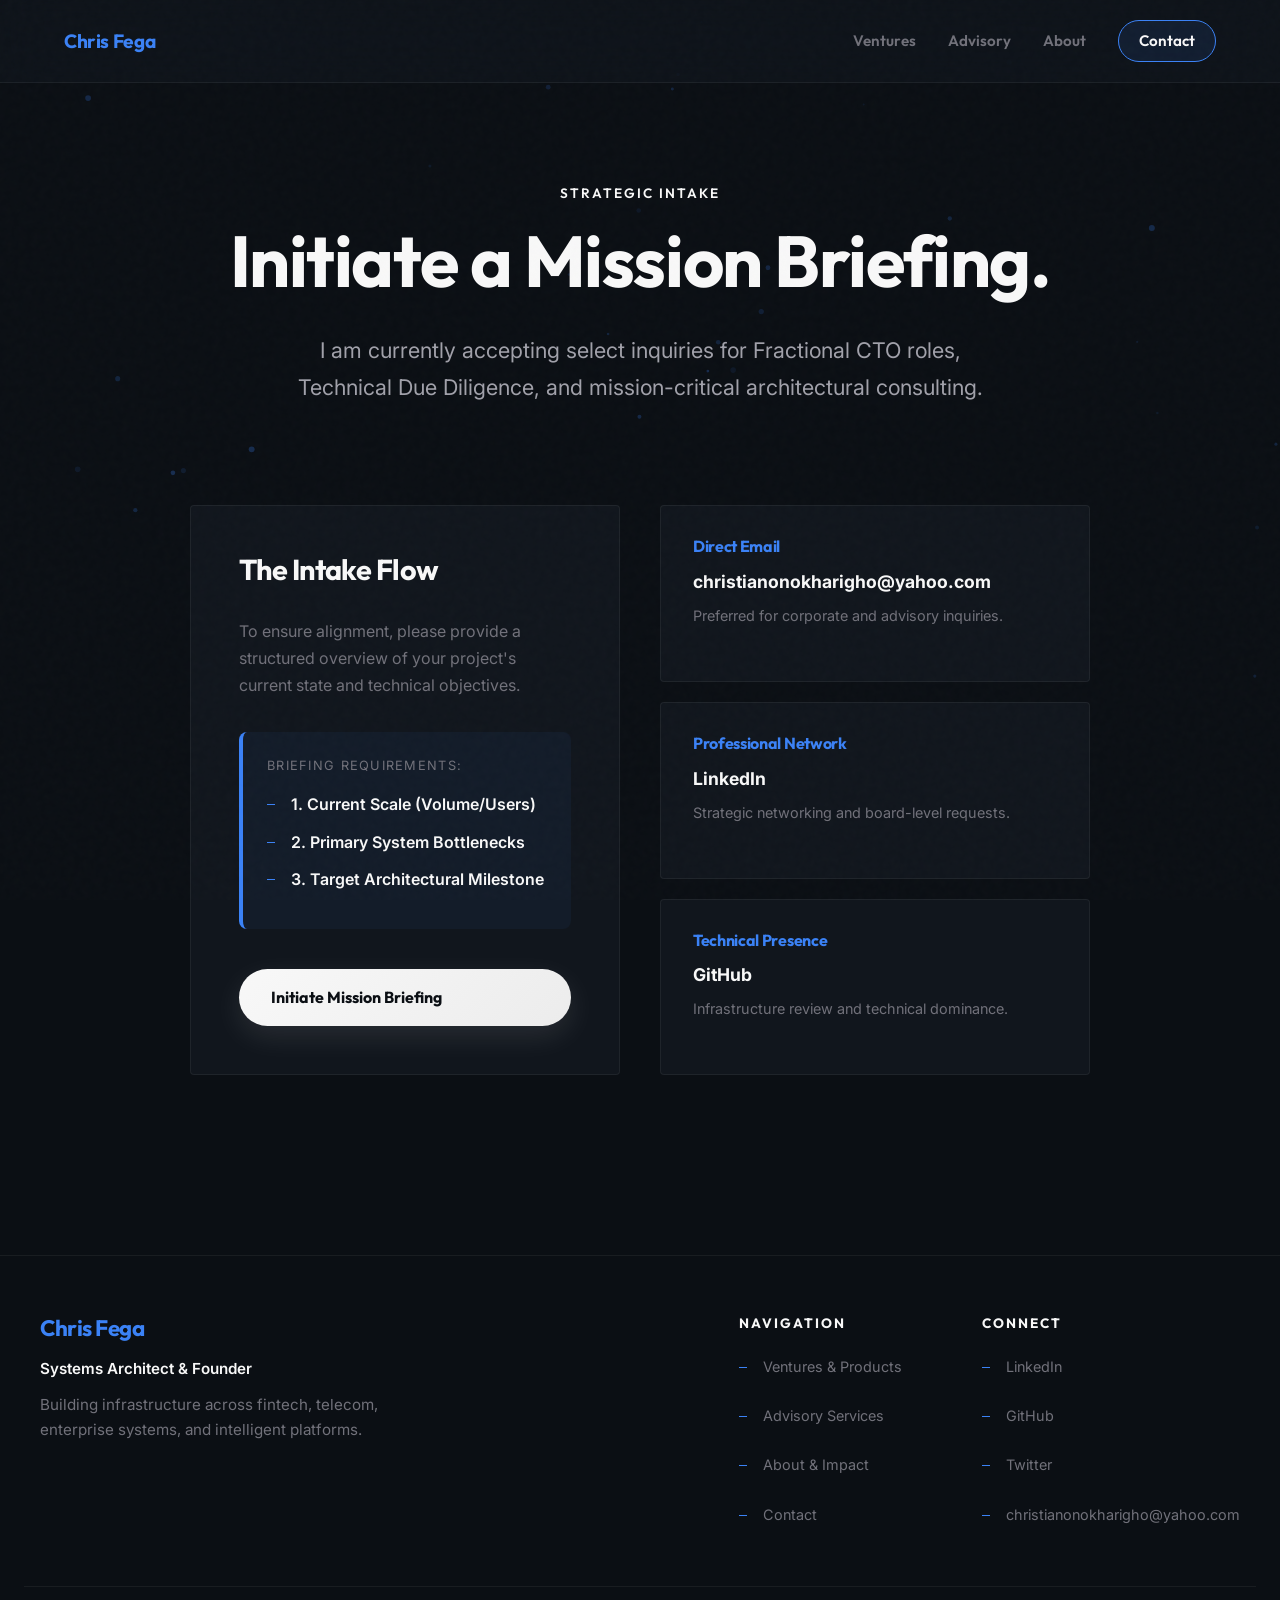
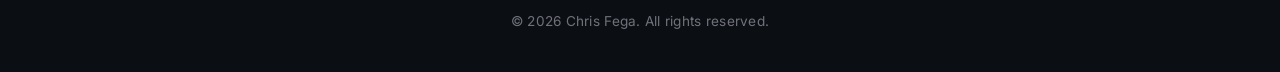
<file: contact.html>
<!DOCTYPE html><html lang="en"><head><meta charSet="utf-8"/><meta name="viewport" content="width=device-width, initial-scale=1"/><link rel="stylesheet" href="/_next/static/css/242fda62fa203671.css" data-precedence="next"/><link rel="preload" as="script" fetchPriority="low" href="/_next/static/chunks/webpack-cb86a99cd2f791d1.js"/><script src="/_next/static/chunks/fd9d1056-81f448b567f73d85.js" async=""></script><script src="/_next/static/chunks/23-f1184ff09b7767e9.js" async=""></script><script src="/_next/static/chunks/main-app-bc5fa6c9e77da15d.js" async=""></script><script src="/_next/static/chunks/291-421130fd0df41503.js" async=""></script><script src="/_next/static/chunks/app/layout-fe11b9b2df0b7305.js" async=""></script><title>Christian Fega | Principal Platform Engineer &amp; Founder</title><meta name="description" content="Staff-level Software Engineer with 11+ years building distributed systems, payment infrastructure, and SaaS platforms at scale. Founder of Zura, Postject, and Drawra."/><script src="/_next/static/chunks/polyfills-78c92fac7aa8fdd8.js" noModule=""></script></head><body><div class="noise"></div><canvas style="position:fixed;top:0;left:0;width:100%;height:100%;pointer-events:none;z-index:-2;opacity:0.4"></canvas><div class="interactive-glow" style="left:-500px;top:-500px;opacity:0"></div><nav style="position:fixed;top:0;width:100%;z-index:1000;background:var(--bg-glass);backdrop-filter:blur(24px);-webkit-backdrop-filter:blur(24px);border-bottom:1px solid var(--border-subtle)"><style>
        .nav-link { 
          color: var(--text-muted); 
          transition: all 0.3s ease; 
          text-decoration: none !important; 
          position: relative;
        }
        .nav-link:hover { color: var(--text-primary); }
        .nav-link.active { color: var(--accent); }
        
        /* Desktop Active Indicator */
        @media (min-width: 769px) {
          .nav-link.active::after {
            content: "";
            position: absolute;
            bottom: -24px;
            left: 50%;
            transform: translateX(-50%);
            width: 4px;
            height: 4px;
            background: var(--accent);
            border-radius: 50%;
            box-shadow: 0 0 10px var(--accent);
          }
        }

        .nav-btn { 
          background: rgba(255,255,255,0.05); 
          transition: all 0.2s; 
          text-decoration: none !important; 
          border: 1px solid var(--border-strong);
        }
        .nav-btn:hover { background: rgba(255,255,255,0.1); border-color: var(--accent); }
        .nav-btn.active { border-color: var(--accent); background: rgba(59, 130, 246, 0.1); }

        .mobile-menu-btn {
          display: none;
          background: transparent;
          border: none;
          cursor: pointer;
          padding: 8px;
          z-index: 1001;
        }

        @media (max-width: 768px) {
          .desktop-nav { display: none !important; }
          .mobile-menu-btn { display: block !important; }
        }

        .mobile-overlay {
          position: fixed;
          top: 0;
          left: 0;
          width: 100%;
          height: 100vh;
          background: var(--bg-base);
          z-index: 1000;
          display: flex;
          flex-direction: column;
          align-items: center;
          justify-content: center;
          gap: 40px;
          transition: transform 0.4s cubic-bezier(0.2, 1, 0.3, 1);
          transform: translateY(-100%);
        }

        .mobile-overlay.open {
          transform: translateY(0);
        }

        .mobile-nav-link {
          font-size: 2rem;
          font-family: var(--font-heading);
          font-weight: 700;
          color: var(--text-muted);
          text-decoration: none;
        }

        .mobile-nav-link.active {
          color: var(--accent);
        }
      </style><div style="max-width:1200px;margin:0 auto;padding:20px 24px;display:flex;justify-content:space-between;align-items:center"><a style="font-family:var(--font-heading);font-weight:700;font-size:1.2rem;letter-spacing:-0.02em;text-decoration:none;z-index:1001" href="/"><span class="text-accent">Chris Fega</span></a><div class="desktop-nav" style="display:flex;gap:32px;align-items:center;font-family:var(--font-heading);font-size:0.95rem;font-weight:600"><a class="nav-link " href="/ventures">Ventures</a><a class="nav-link " href="/advisory">Advisory</a><a class="nav-link " href="/about">About</a><a class="nav-btn active" style="padding:8px 20px;border-radius:100px;text-decoration:none" href="/contact">Contact</a></div><button class="mobile-menu-btn" aria-label="Toggle Menu"><div style="width:24px;height:2px;background:var(--text-primary);margin-bottom:6px;transform:none;transition:0.3s"></div><div style="width:24px;height:2px;background:var(--text-primary);transition:0.3s;opacity:1"></div><div style="width:24px;height:2px;background:var(--text-primary);margin-top:6px;transform:none;transition:0.3s"></div></button></div><div class="mobile-overlay "><a class="mobile-nav-link " href="/ventures">Ventures</a><a class="mobile-nav-link " href="/advisory">Advisory</a><a class="mobile-nav-link " href="/about">About</a><a class="mobile-nav-link active" href="/contact">Contact</a></div></nav><div style="padding-top:80px"><main><section class="section animate-in" style="padding-top:100px;padding-bottom:60px;text-align:center"><span class="small-label delay-1 animate-in">Strategic Intake</span><h1 class="delay-2 animate-in" style="max-width:900px;margin:0 auto 32px;font-size:clamp(2.5rem, 6vw, 4.5rem)">Initiate a Mission Briefing.</h1><p class="lead delay-3 animate-in" style="max-width:700px;margin:0 auto">I am currently accepting select inquiries for Fractional CTO roles, Technical Due Diligence, and mission-critical architectural consulting.</p></section><section class="section animate-in delay-2" style="padding-top:40px;max-width:900px;margin:0 auto"><div class="grid columns-2" style="gap:40px;align-items:stretch"><div class="solid-card" style="padding:48px;display:flex;flex-direction:column;justify-content:center"><h2 style="font-size:1.8rem;margin-bottom:32px">The Intake Flow</h2><p class="text-muted" style="margin-bottom:32px;line-height:1.7">To ensure alignment, please provide a structured overview of your project&#x27;s current state and technical objectives.</p><div style="background:rgba(59, 130, 246, 0.05);padding:24px;border-radius:8px;border-left:4px solid var(--accent)"><span class="text-muted" style="font-size:0.8rem;text-transform:uppercase;letter-spacing:0.1em;display:block;margin-bottom:16px">Briefing requirements:</span><ul class="list-clean" style="padding:0"><li style="color:var(--text-primary);font-weight:600;margin-bottom:12px">1. Current Scale (Volume/Users)</li><li style="color:var(--text-primary);font-weight:600;margin-bottom:12px">2. Primary System Bottlenecks</li><li style="color:var(--text-primary);font-weight:600">3. Target Architectural Milestone</li></ul></div><div style="margin-top:40px"><a href="mailto:christianonokharigho@yahoo.com?subject=Mission%20Briefing%3A%20Systems%20Architecture%20%26%20Advisory&amp;body=Project%2FVenture%20name%3A%0A%0A1.%20Current%20Scale%20(Transaction%20volume%20%2F%20Users)%3A%0A%0A2.%20Primary%20System%20Bottlenecks%3A%0A%0A3.%20Target%20Architectural%20Milestone%3A" class="button-premium" style="width:100%;text-align:center">Initiate Mission Briefing</a></div></div><div style="display:flex;flex-direction:column;gap:20px"><div class="solid-card" style="padding:32px;flex-grow:1"><h4 style="color:var(--accent);margin-bottom:12px">Direct Email</h4><a href="mailto:christianonokharigho@yahoo.com" class="text-primary" style="font-size:1.1rem;font-weight:700;text-decoration:none">christianonokharigho@yahoo.com</a><p class="text-muted" style="margin-top:8px;font-size:0.9rem">Preferred for corporate and advisory inquiries.</p></div><div class="solid-card" style="padding:32px;flex-grow:1"><h4 style="color:var(--accent);margin-bottom:12px">Professional Network</h4><a href="https://linkedin.com/in/christian-onokharigho" target="_blank" rel="noopener noreferrer" class="text-primary" style="font-size:1.1rem;font-weight:700;text-decoration:none">LinkedIn</a><p class="text-muted" style="margin-top:8px;font-size:0.9rem">Strategic networking and board-level requests.</p></div><div class="solid-card" style="padding:32px;flex-grow:1"><h4 style="color:var(--accent);margin-bottom:12px">Technical Presence</h4><a href="https://github.com/krixfega" target="_blank" rel="noopener noreferrer" class="text-primary" style="font-size:1.1rem;font-weight:700;text-decoration:none">GitHub</a><p class="text-muted" style="margin-top:8px;font-size:0.9rem">Infrastructure review and technical dominance.</p></div></div></div></section></main></div><footer class="footer" style="margin-top:60px;padding:60px 24px 40px;border-top:1px solid var(--border-subtle)"><div style="max-width:1200px;margin:0 auto;display:flex;flex-wrap:wrap;justify-content:space-between;gap:60px"><div style="flex:1 1 400px;text-align:left"><h3 style="font-size:1.4rem;margin-bottom:16px;font-weight:700"><span class="text-accent">Chris Fega</span></h3><p style="color:var(--text-primary);font-weight:600;font-size:0.95rem;margin-bottom:12px">Systems Architect &amp; Founder</p><p class="text-muted" style="max-width:400px;font-size:0.95rem;line-height:1.6">Building infrastructure across fintech, telecom, enterprise systems, and intelligent platforms.</p></div><div style="display:flex;gap:80px;flex-wrap:wrap;text-align:left"><div><h4 style="color:var(--text-primary);margin-bottom:24px;font-size:0.85rem;text-transform:uppercase;letter-spacing:0.15em;font-weight:700">Navigation</h4><ul class="list-clean" style="display:flex;flex-direction:column;gap:14px;padding:0"><li><a class="text-muted" style="text-decoration:none" href="/ventures">Ventures &amp; Products</a></li><li><a class="text-muted" style="text-decoration:none" href="/advisory">Advisory Services</a></li><li><a class="text-muted" style="text-decoration:none" href="/about">About &amp; Impact</a></li><li><a class="text-muted" style="text-decoration:none" href="/contact">Contact</a></li></ul></div><div><h4 style="color:var(--text-primary);margin-bottom:24px;font-size:0.85rem;text-transform:uppercase;letter-spacing:0.15em;font-weight:700">Connect</h4><ul class="list-clean" style="display:flex;flex-direction:column;gap:14px;padding:0"><li><a href="https://linkedin.com/in/christian-onokharigho" target="_blank" rel="noopener noreferrer" class="text-muted" style="text-decoration:none">LinkedIn</a></li><li><a href="https://github.com/krixfega" target="_blank" rel="noopener noreferrer" class="text-muted" style="text-decoration:none">GitHub</a></li><li><a href="https://twitter.com/krixfega" target="_blank" rel="noopener noreferrer" class="text-muted" style="text-decoration:none">Twitter</a></li><li><a href="mailto:christianonokharigho@yahoo.com" class="text-muted" style="text-decoration:none">christianonokharigho@yahoo.com</a></li></ul></div></div></div><div style="border-top:1px solid var(--border-subtle);margin-top:48px;padding-top:24px;text-align:center;color:var(--text-muted);font-size:0.85rem;letter-spacing:0.02em">© <!-- -->2026<!-- --> Chris Fega. All rights reserved.</div></footer><script src="/_next/static/chunks/webpack-cb86a99cd2f791d1.js" async=""></script><script>(self.__next_f=self.__next_f||[]).push([0]);self.__next_f.push([2,null])</script><script>self.__next_f.push([1,"1:HL[\"/_next/static/css/242fda62fa203671.css\",\"style\"]\n"])</script><script>self.__next_f.push([1,"2:I[5751,[],\"\"]\n4:I[9275,[],\"\"]\n5:I[1343,[],\"\"]\n6:I[5007,[\"291\",\"static/chunks/291-421130fd0df41503.js\",\"185\",\"static/chunks/app/layout-fe11b9b2df0b7305.js\"],\"default\"]\n7:I[2168,[\"291\",\"static/chunks/291-421130fd0df41503.js\",\"185\",\"static/chunks/app/layout-fe11b9b2df0b7305.js\"],\"default\"]\n8:I[2914,[\"291\",\"static/chunks/291-421130fd0df41503.js\",\"185\",\"static/chunks/app/layout-fe11b9b2df0b7305.js\"],\"default\"]\n9:I[231,[\"291\",\"static/chunks/291-421130fd0df41503.js\",\"185\",\"static/chunks/app/layout-fe11b9b2df0b7305.js\"],\"\"]\nb:I[6130,[],\"\"]\nc:[]\n"])</script><script>self.__next_f.push([1,"0:[[[\"$\",\"link\",\"0\",{\"rel\":\"stylesheet\",\"href\":\"/_next/static/css/242fda62fa203671.css\",\"precedence\":\"next\",\"crossOrigin\":\"$undefined\"}]],[\"$\",\"$L2\",null,{\"buildId\":\"i2drfNOgZ-XEw-BY3A802\",\"assetPrefix\":\"\",\"initialCanonicalUrl\":\"/contact\",\"initialTree\":[\"\",{\"children\":[\"contact\",{\"children\":[\"__PAGE__\",{}]}]},\"$undefined\",\"$undefined\",true],\"initialSeedData\":[\"\",{\"children\":[\"contact\",{\"children\":[\"__PAGE__\",{},[[\"$L3\",[\"$\",\"main\",null,{\"children\":[[\"$\",\"section\",null,{\"className\":\"section animate-in\",\"style\":{\"paddingTop\":\"100px\",\"paddingBottom\":\"60px\",\"textAlign\":\"center\"},\"children\":[[\"$\",\"span\",null,{\"className\":\"small-label delay-1 animate-in\",\"children\":\"Strategic Intake\"}],[\"$\",\"h1\",null,{\"className\":\"delay-2 animate-in\",\"style\":{\"maxWidth\":\"900px\",\"margin\":\"0 auto 32px\",\"fontSize\":\"clamp(2.5rem, 6vw, 4.5rem)\"},\"children\":\"Initiate a Mission Briefing.\"}],[\"$\",\"p\",null,{\"className\":\"lead delay-3 animate-in\",\"style\":{\"maxWidth\":\"700px\",\"margin\":\"0 auto\"},\"children\":\"I am currently accepting select inquiries for Fractional CTO roles, Technical Due Diligence, and mission-critical architectural consulting.\"}]]}],[\"$\",\"section\",null,{\"className\":\"section animate-in delay-2\",\"style\":{\"paddingTop\":\"40px\",\"maxWidth\":\"900px\",\"margin\":\"0 auto\"},\"children\":[\"$\",\"div\",null,{\"className\":\"grid columns-2\",\"style\":{\"gap\":\"40px\",\"alignItems\":\"stretch\"},\"children\":[[\"$\",\"div\",null,{\"className\":\"solid-card\",\"style\":{\"padding\":\"48px\",\"display\":\"flex\",\"flexDirection\":\"column\",\"justifyContent\":\"center\"},\"children\":[[\"$\",\"h2\",null,{\"style\":{\"fontSize\":\"1.8rem\",\"marginBottom\":\"32px\"},\"children\":\"The Intake Flow\"}],[\"$\",\"p\",null,{\"className\":\"text-muted\",\"style\":{\"marginBottom\":\"32px\",\"lineHeight\":1.7},\"children\":\"To ensure alignment, please provide a structured overview of your project's current state and technical objectives.\"}],[\"$\",\"div\",null,{\"style\":{\"background\":\"rgba(59, 130, 246, 0.05)\",\"padding\":\"24px\",\"borderRadius\":\"8px\",\"borderLeft\":\"4px solid var(--accent)\"},\"children\":[[\"$\",\"span\",null,{\"className\":\"text-muted\",\"style\":{\"fontSize\":\"0.8rem\",\"textTransform\":\"uppercase\",\"letterSpacing\":\"0.1em\",\"display\":\"block\",\"marginBottom\":\"16px\"},\"children\":\"Briefing requirements:\"}],[\"$\",\"ul\",null,{\"className\":\"list-clean\",\"style\":{\"padding\":0},\"children\":[[\"$\",\"li\",null,{\"style\":{\"color\":\"var(--text-primary)\",\"fontWeight\":600,\"marginBottom\":\"12px\"},\"children\":\"1. Current Scale (Volume/Users)\"}],[\"$\",\"li\",null,{\"style\":{\"color\":\"var(--text-primary)\",\"fontWeight\":600,\"marginBottom\":\"12px\"},\"children\":\"2. Primary System Bottlenecks\"}],[\"$\",\"li\",null,{\"style\":{\"color\":\"var(--text-primary)\",\"fontWeight\":600},\"children\":\"3. Target Architectural Milestone\"}]]}]]}],[\"$\",\"div\",null,{\"style\":{\"marginTop\":\"40px\"},\"children\":[\"$\",\"a\",null,{\"href\":\"mailto:christianonokharigho@yahoo.com?subject=Mission%20Briefing%3A%20Systems%20Architecture%20%26%20Advisory\u0026body=Project%2FVenture%20name%3A%0A%0A1.%20Current%20Scale%20(Transaction%20volume%20%2F%20Users)%3A%0A%0A2.%20Primary%20System%20Bottlenecks%3A%0A%0A3.%20Target%20Architectural%20Milestone%3A\",\"className\":\"button-premium\",\"style\":{\"width\":\"100%\",\"textAlign\":\"center\"},\"children\":\"Initiate Mission Briefing\"}]}]]}],[\"$\",\"div\",null,{\"style\":{\"display\":\"flex\",\"flexDirection\":\"column\",\"gap\":\"20px\"},\"children\":[[\"$\",\"div\",null,{\"className\":\"solid-card\",\"style\":{\"padding\":\"32px\",\"flexGrow\":1},\"children\":[[\"$\",\"h4\",null,{\"style\":{\"color\":\"var(--accent)\",\"marginBottom\":\"12px\"},\"children\":\"Direct Email\"}],[\"$\",\"a\",null,{\"href\":\"mailto:christianonokharigho@yahoo.com\",\"className\":\"text-primary\",\"style\":{\"fontSize\":\"1.1rem\",\"fontWeight\":700,\"textDecoration\":\"none\"},\"children\":\"christianonokharigho@yahoo.com\"}],[\"$\",\"p\",null,{\"className\":\"text-muted\",\"style\":{\"marginTop\":\"8px\",\"fontSize\":\"0.9rem\"},\"children\":\"Preferred for corporate and advisory inquiries.\"}]]}],[\"$\",\"div\",null,{\"className\":\"solid-card\",\"style\":{\"padding\":\"32px\",\"flexGrow\":1},\"children\":[[\"$\",\"h4\",null,{\"style\":{\"color\":\"var(--accent)\",\"marginBottom\":\"12px\"},\"children\":\"Professional Network\"}],[\"$\",\"a\",null,{\"href\":\"https://linkedin.com/in/christian-onokharigho\",\"target\":\"_blank\",\"rel\":\"noopener noreferrer\",\"className\":\"text-primary\",\"style\":{\"fontSize\":\"1.1rem\",\"fontWeight\":700,\"textDecoration\":\"none\"},\"children\":\"LinkedIn\"}],[\"$\",\"p\",null,{\"className\":\"text-muted\",\"style\":{\"marginTop\":\"8px\",\"fontSize\":\"0.9rem\"},\"children\":\"Strategic networking and board-level requests.\"}]]}],[\"$\",\"div\",null,{\"className\":\"solid-card\",\"style\":{\"padding\":\"32px\",\"flexGrow\":1},\"children\":[[\"$\",\"h4\",null,{\"style\":{\"color\":\"var(--accent)\",\"marginBottom\":\"12px\"},\"children\":\"Technical Presence\"}],[\"$\",\"a\",null,{\"href\":\"https://github.com/krixfega\",\"target\":\"_blank\",\"rel\":\"noopener noreferrer\",\"className\":\"text-primary\",\"style\":{\"fontSize\":\"1.1rem\",\"fontWeight\":700,\"textDecoration\":\"none\"},\"children\":\"GitHub\"}],[\"$\",\"p\",null,{\"className\":\"text-muted\",\"style\":{\"marginTop\":\"8px\",\"fontSize\":\"0.9rem\"},\"children\":\"Infrastructure review and technical dominance.\"}]]}]]}]]}]}]]}]],null],null]},[\"$\",\"$L4\",null,{\"parallelRouterKey\":\"children\",\"segmentPath\":[\"children\",\"contact\",\"children\"],\"error\":\"$undefined\",\"errorStyles\":\"$undefined\",\"errorScripts\":\"$undefined\",\"template\":[\"$\",\"$L5\",null,{}],\"templateStyles\":\"$undefined\",\"templateScripts\":\"$undefined\",\"notFound\":\"$undefined\",\"notFoundStyles\":\"$undefined\",\"styles\":null}],null]},[[\"$\",\"html\",null,{\"lang\":\"en\",\"children\":[\"$\",\"body\",null,{\"children\":[[\"$\",\"div\",null,{\"className\":\"noise\"}],[\"$\",\"$L6\",null,{}],[\"$\",\"$L7\",null,{}],[\"$\",\"$L8\",null,{}],[\"$\",\"div\",null,{\"style\":{\"paddingTop\":\"80px\"},\"children\":[\"$\",\"$L4\",null,{\"parallelRouterKey\":\"children\",\"segmentPath\":[\"children\"],\"error\":\"$undefined\",\"errorStyles\":\"$undefined\",\"errorScripts\":\"$undefined\",\"template\":[\"$\",\"$L5\",null,{}],\"templateStyles\":\"$undefined\",\"templateScripts\":\"$undefined\",\"notFound\":[[\"$\",\"title\",null,{\"children\":\"404: This page could not be found.\"}],[\"$\",\"div\",null,{\"style\":{\"fontFamily\":\"system-ui,\\\"Segoe UI\\\",Roboto,Helvetica,Arial,sans-serif,\\\"Apple Color Emoji\\\",\\\"Segoe UI Emoji\\\"\",\"height\":\"100vh\",\"textAlign\":\"center\",\"display\":\"flex\",\"flexDirection\":\"column\",\"alignItems\":\"center\",\"justifyContent\":\"center\"},\"children\":[\"$\",\"div\",null,{\"children\":[[\"$\",\"style\",null,{\"dangerouslySetInnerHTML\":{\"__html\":\"body{color:#000;background:#fff;margin:0}.next-error-h1{border-right:1px solid rgba(0,0,0,.3)}@media (prefers-color-scheme:dark){body{color:#fff;background:#000}.next-error-h1{border-right:1px solid rgba(255,255,255,.3)}}\"}}],[\"$\",\"h1\",null,{\"className\":\"next-error-h1\",\"style\":{\"display\":\"inline-block\",\"margin\":\"0 20px 0 0\",\"padding\":\"0 23px 0 0\",\"fontSize\":24,\"fontWeight\":500,\"verticalAlign\":\"top\",\"lineHeight\":\"49px\"},\"children\":\"404\"}],[\"$\",\"div\",null,{\"style\":{\"display\":\"inline-block\"},\"children\":[\"$\",\"h2\",null,{\"style\":{\"fontSize\":14,\"fontWeight\":400,\"lineHeight\":\"49px\",\"margin\":0},\"children\":\"This page could not be found.\"}]}]]}]}]],\"notFoundStyles\":[],\"styles\":null}]}],[\"$\",\"footer\",null,{\"className\":\"footer\",\"style\":{\"marginTop\":\"60px\",\"padding\":\"60px 24px 40px\",\"borderTop\":\"1px solid var(--border-subtle)\"},\"children\":[[\"$\",\"div\",null,{\"style\":{\"maxWidth\":\"1200px\",\"margin\":\"0 auto\",\"display\":\"flex\",\"flexWrap\":\"wrap\",\"justifyContent\":\"space-between\",\"gap\":\"60px\"},\"children\":[[\"$\",\"div\",null,{\"style\":{\"flex\":\"1 1 400px\",\"textAlign\":\"left\"},\"children\":[[\"$\",\"h3\",null,{\"style\":{\"fontSize\":\"1.4rem\",\"marginBottom\":\"16px\",\"fontWeight\":700},\"children\":[\"$\",\"span\",null,{\"className\":\"text-accent\",\"children\":\"Chris Fega\"}]}],[\"$\",\"p\",null,{\"style\":{\"color\":\"var(--text-primary)\",\"fontWeight\":600,\"fontSize\":\"0.95rem\",\"marginBottom\":\"12px\"},\"children\":\"Systems Architect \u0026 Founder\"}],[\"$\",\"p\",null,{\"className\":\"text-muted\",\"style\":{\"maxWidth\":\"400px\",\"fontSize\":\"0.95rem\",\"lineHeight\":1.6},\"children\":\"Building infrastructure across fintech, telecom, enterprise systems, and intelligent platforms.\"}]]}],[\"$\",\"div\",null,{\"style\":{\"display\":\"flex\",\"gap\":\"80px\",\"flexWrap\":\"wrap\",\"textAlign\":\"left\"},\"children\":[[\"$\",\"div\",null,{\"children\":[[\"$\",\"h4\",null,{\"style\":{\"color\":\"var(--text-primary)\",\"marginBottom\":\"24px\",\"fontSize\":\"0.85rem\",\"textTransform\":\"uppercase\",\"letterSpacing\":\"0.15em\",\"fontWeight\":700},\"children\":\"Navigation\"}],[\"$\",\"ul\",null,{\"className\":\"list-clean\",\"style\":{\"display\":\"flex\",\"flexDirection\":\"column\",\"gap\":\"14px\",\"padding\":0},\"children\":[[\"$\",\"li\",null,{\"children\":[\"$\",\"$L9\",null,{\"href\":\"/ventures\",\"className\":\"text-muted\",\"style\":{\"textDecoration\":\"none\"},\"children\":\"Ventures \u0026 Products\"}]}],[\"$\",\"li\",null,{\"children\":[\"$\",\"$L9\",null,{\"href\":\"/advisory\",\"className\":\"text-muted\",\"style\":{\"textDecoration\":\"none\"},\"children\":\"Advisory Services\"}]}],[\"$\",\"li\",null,{\"children\":[\"$\",\"$L9\",null,{\"href\":\"/about\",\"className\":\"text-muted\",\"style\":{\"textDecoration\":\"none\"},\"children\":\"About \u0026 Impact\"}]}],[\"$\",\"li\",null,{\"children\":[\"$\",\"$L9\",null,{\"href\":\"/contact\",\"className\":\"text-muted\",\"style\":{\"textDecoration\":\"none\"},\"children\":\"Contact\"}]}]]}]]}],[\"$\",\"div\",null,{\"children\":[[\"$\",\"h4\",null,{\"style\":{\"color\":\"var(--text-primary)\",\"marginBottom\":\"24px\",\"fontSize\":\"0.85rem\",\"textTransform\":\"uppercase\",\"letterSpacing\":\"0.15em\",\"fontWeight\":700},\"children\":\"Connect\"}],[\"$\",\"ul\",null,{\"className\":\"list-clean\",\"style\":{\"display\":\"flex\",\"flexDirection\":\"column\",\"gap\":\"14px\",\"padding\":0},\"children\":[[\"$\",\"li\",null,{\"children\":[\"$\",\"a\",null,{\"href\":\"https://linkedin.com/in/christian-onokharigho\",\"target\":\"_blank\",\"rel\":\"noopener noreferrer\",\"className\":\"text-muted\",\"style\":{\"textDecoration\":\"none\"},\"children\":\"LinkedIn\"}]}],[\"$\",\"li\",null,{\"children\":[\"$\",\"a\",null,{\"href\":\"https://github.com/krixfega\",\"target\":\"_blank\",\"rel\":\"noopener noreferrer\",\"className\":\"text-muted\",\"style\":{\"textDecoration\":\"none\"},\"children\":\"GitHub\"}]}],[\"$\",\"li\",null,{\"children\":[\"$\",\"a\",null,{\"href\":\"https://twitter.com/krixfega\",\"target\":\"_blank\",\"rel\":\"noopener noreferrer\",\"className\":\"text-muted\",\"style\":{\"textDecoration\":\"none\"},\"children\":\"Twitter\"}]}],[\"$\",\"li\",null,{\"children\":[\"$\",\"a\",null,{\"href\":\"mailto:christianonokharigho@yahoo.com\",\"className\":\"text-muted\",\"style\":{\"textDecoration\":\"none\"},\"children\":\"christianonokharigho@yahoo.com\"}]}]]}]]}]]}]]}],[\"$\",\"div\",null,{\"style\":{\"borderTop\":\"1px solid var(--border-subtle)\",\"marginTop\":\"48px\",\"paddingTop\":\"24px\",\"textAlign\":\"center\",\"color\":\"var(--text-muted)\",\"fontSize\":\"0.85rem\",\"letterSpacing\":\"0.02em\"},\"children\":[\"© \",2026,\" Chris Fega. All rights reserved.\"]}]]}]]}]}],null],null],\"couldBeIntercepted\":false,\"initialHead\":[null,\"$La\"],\"globalErrorComponent\":\"$b\",\"missingSlots\":\"$Wc\"}]]\n"])</script><script>self.__next_f.push([1,"a:[[\"$\",\"meta\",\"0\",{\"name\":\"viewport\",\"content\":\"width=device-width, initial-scale=1\"}],[\"$\",\"meta\",\"1\",{\"charSet\":\"utf-8\"}],[\"$\",\"title\",\"2\",{\"children\":\"Christian Fega | Principal Platform Engineer \u0026 Founder\"}],[\"$\",\"meta\",\"3\",{\"name\":\"description\",\"content\":\"Staff-level Software Engineer with 11+ years building distributed systems, payment infrastructure, and SaaS platforms at scale. Founder of Zura, Postject, and Drawra.\"}]]\n3:null\n"])</script></body></html>
</file>
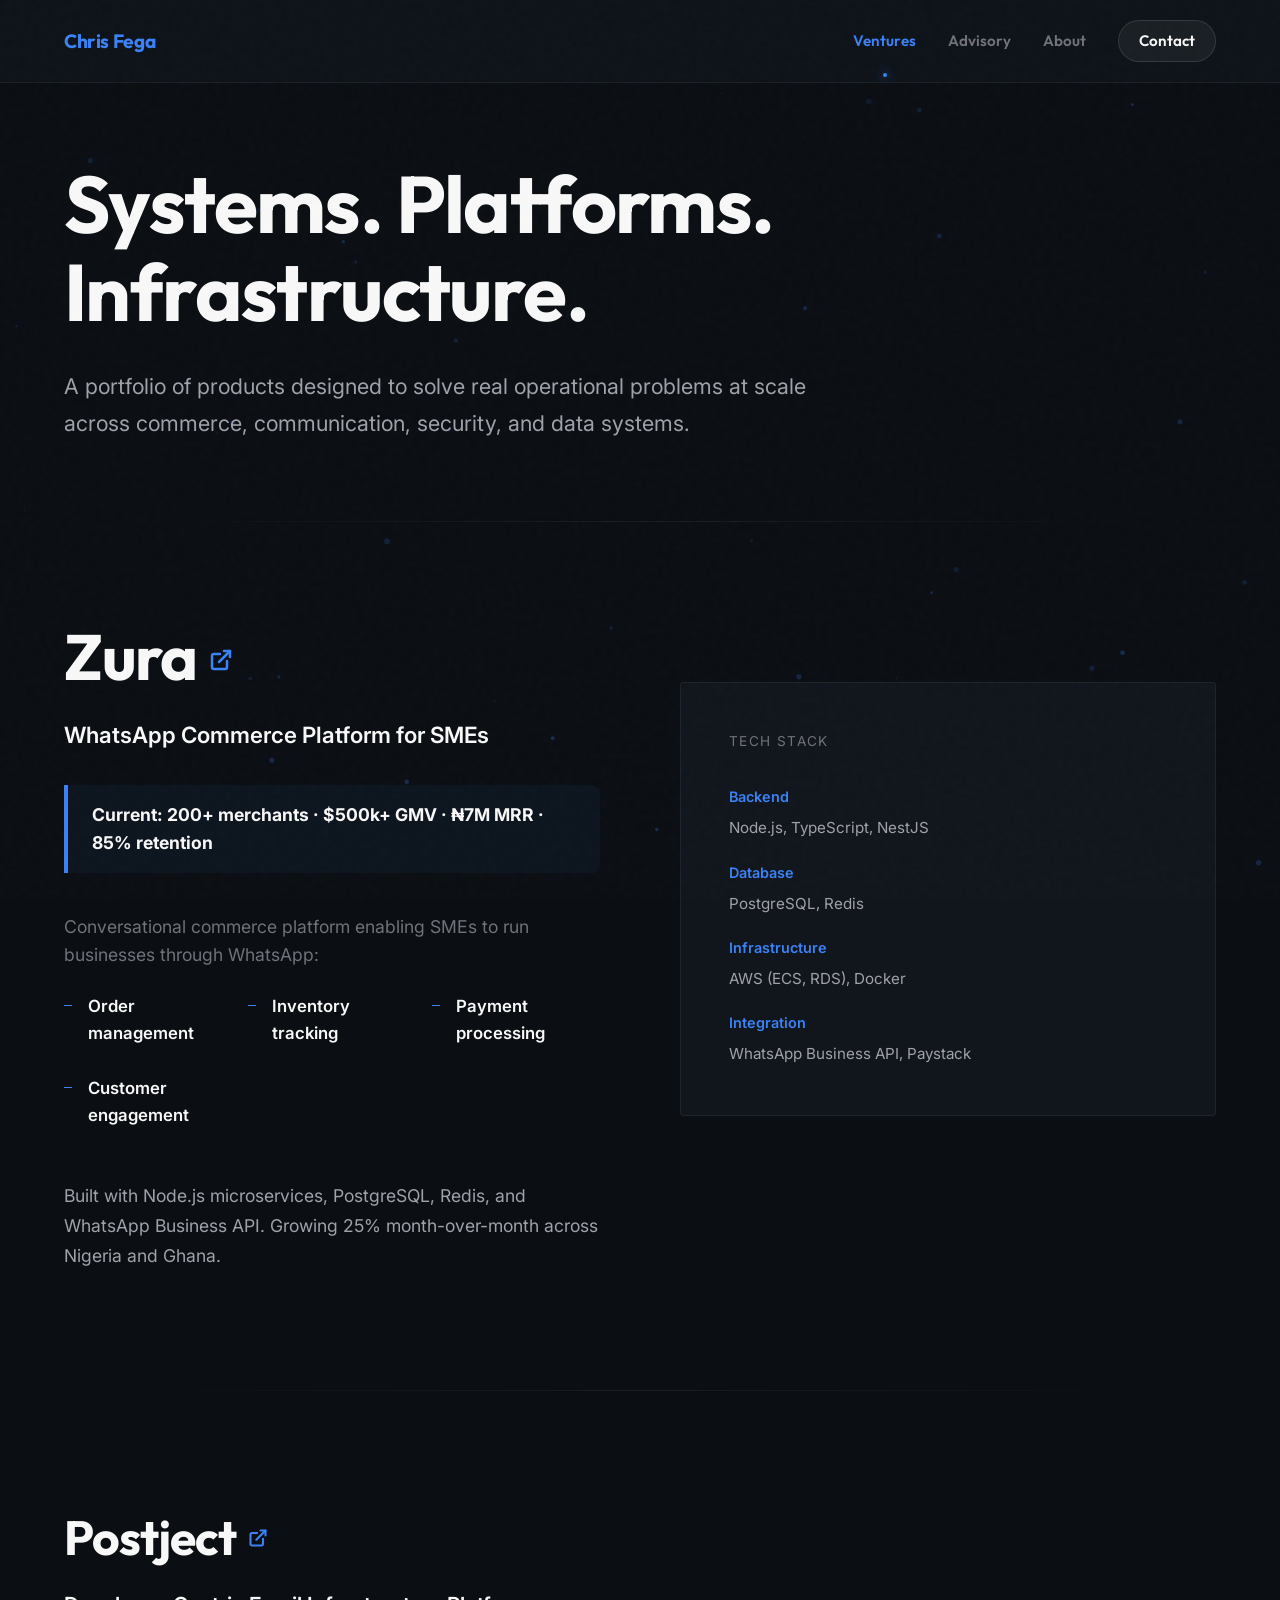
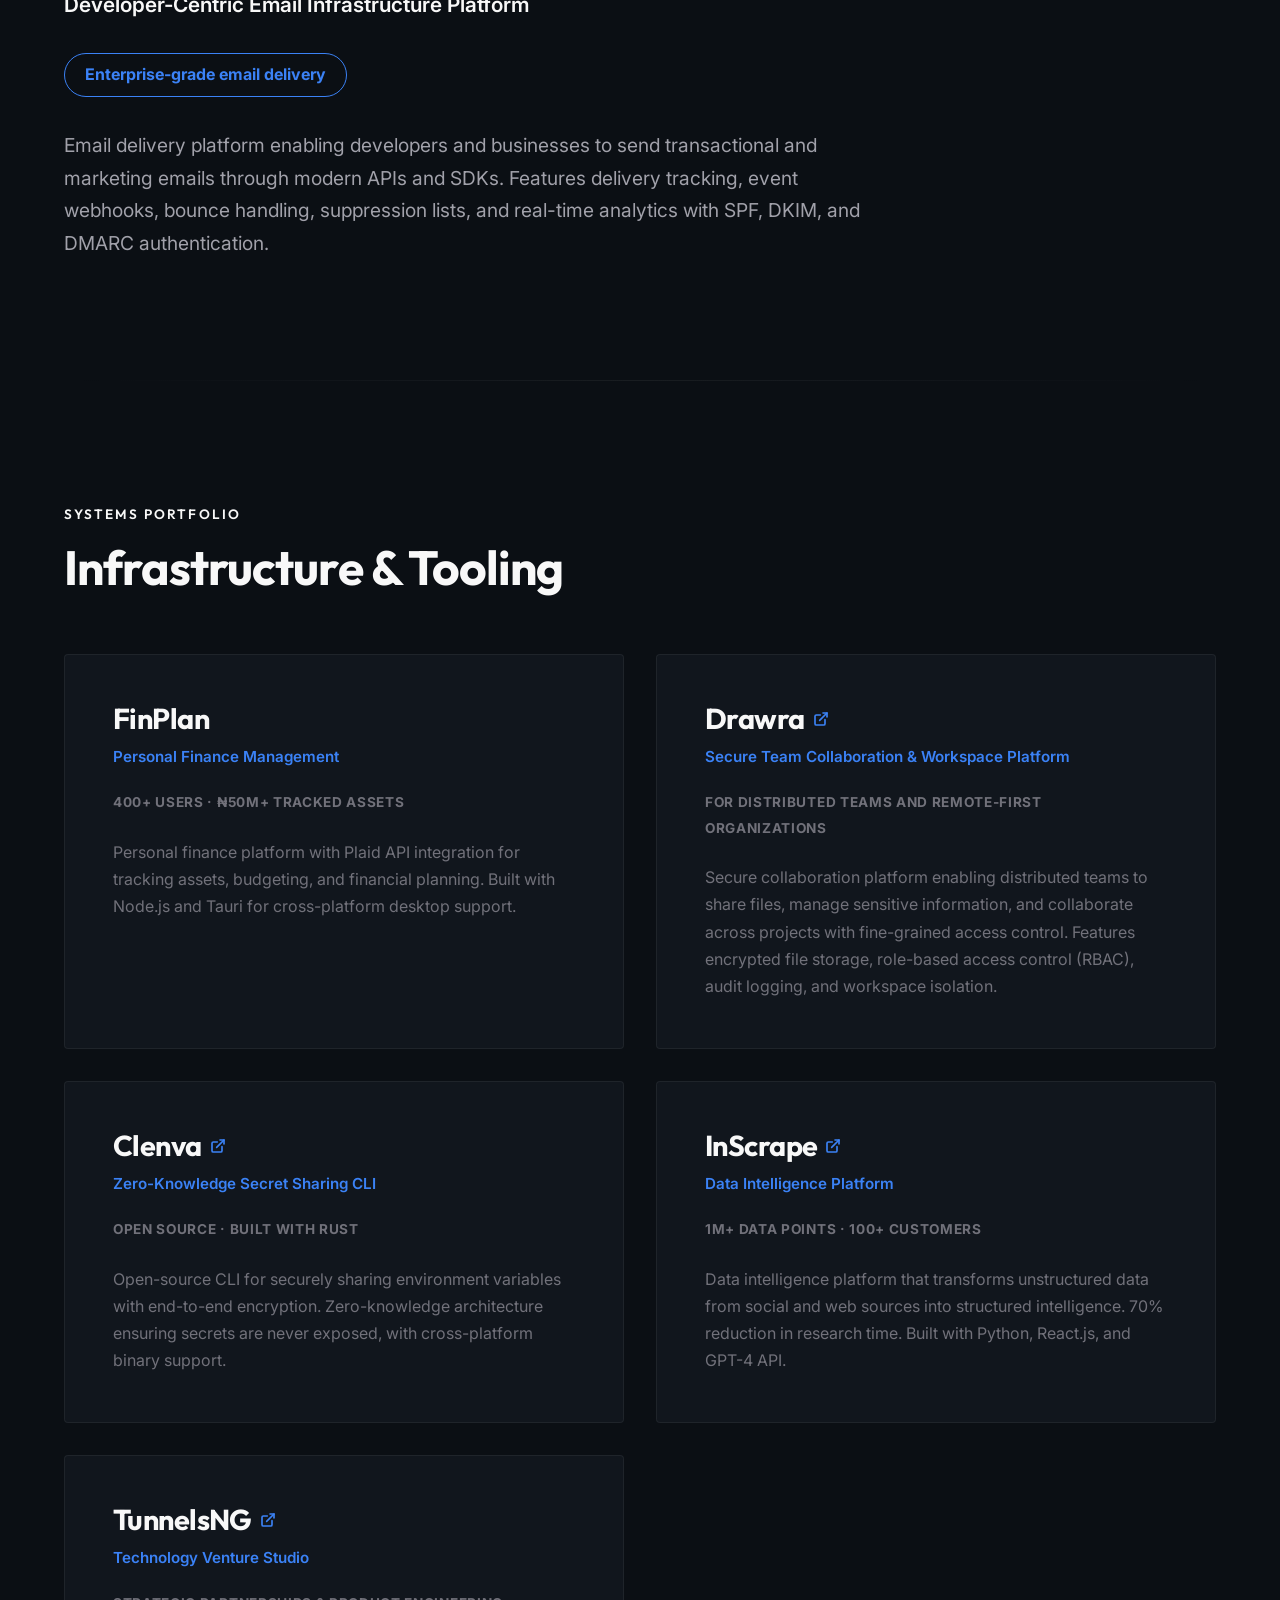
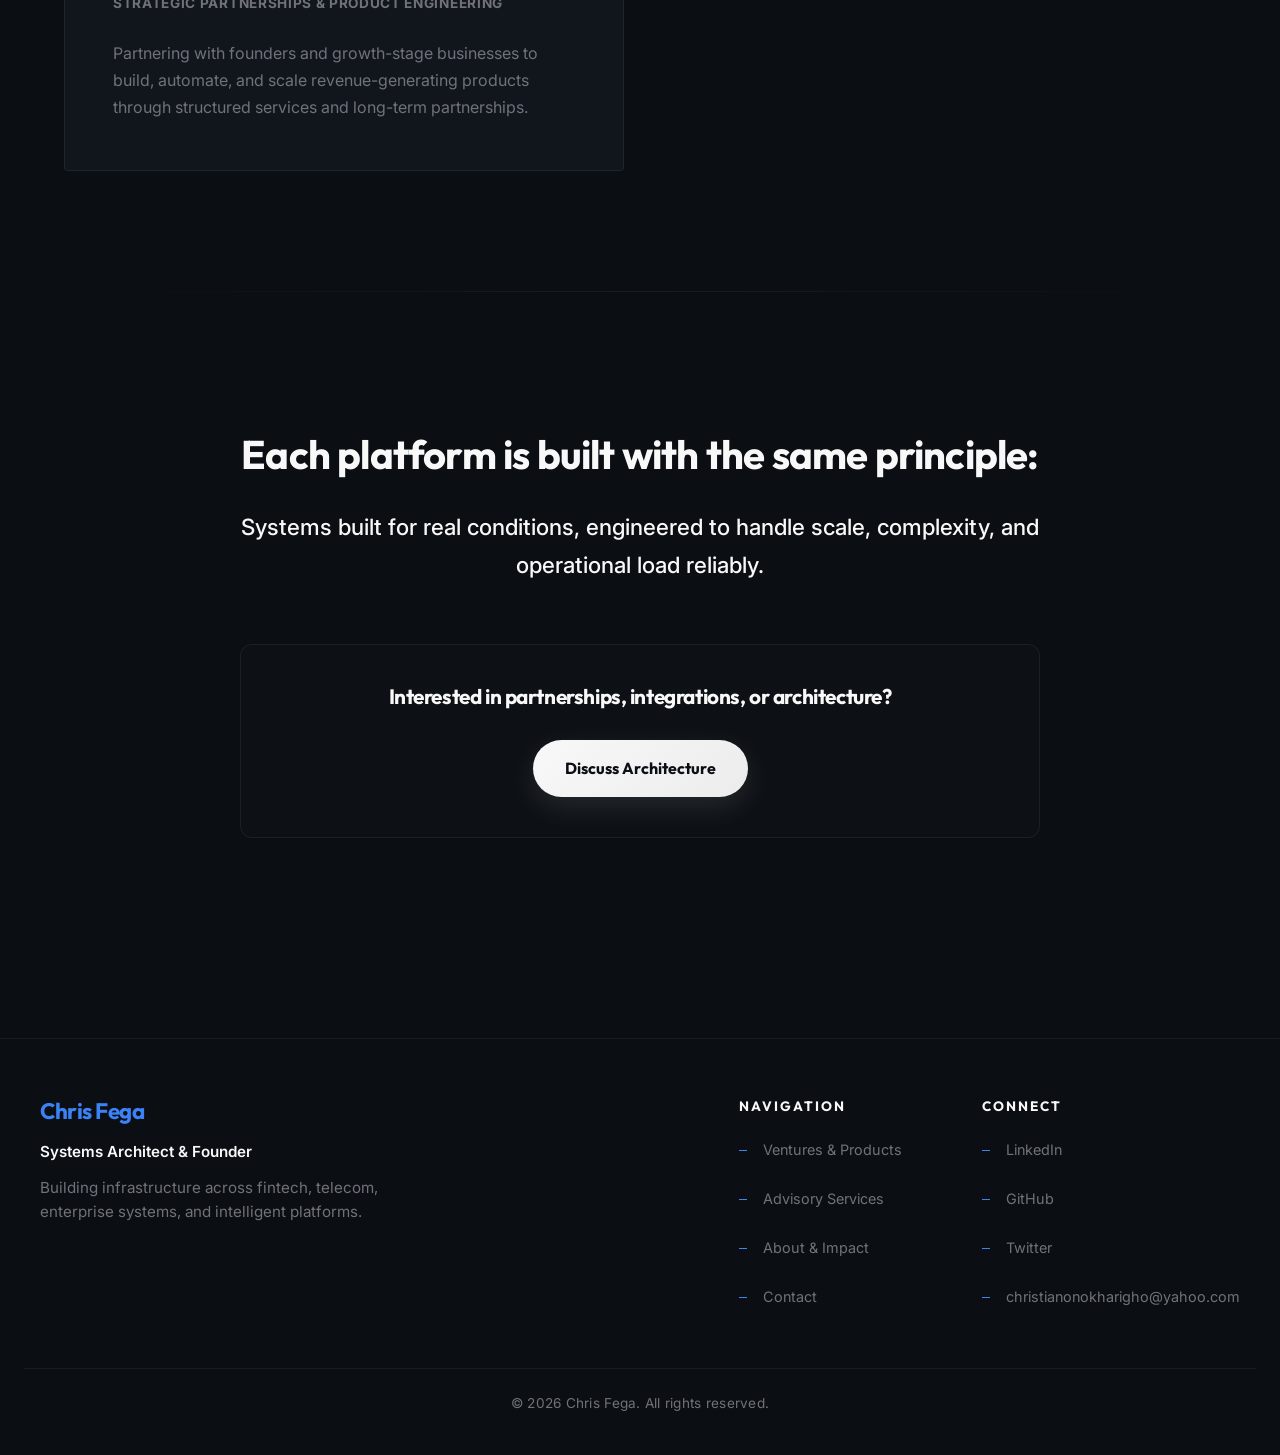
<file: ventures.html>
<!DOCTYPE html><html lang="en"><head><meta charSet="utf-8"/><meta name="viewport" content="width=device-width, initial-scale=1"/><link rel="stylesheet" href="/_next/static/css/242fda62fa203671.css" data-precedence="next"/><link rel="preload" as="script" fetchPriority="low" href="/_next/static/chunks/webpack-cb86a99cd2f791d1.js"/><script src="/_next/static/chunks/fd9d1056-81f448b567f73d85.js" async=""></script><script src="/_next/static/chunks/23-f1184ff09b7767e9.js" async=""></script><script src="/_next/static/chunks/main-app-bc5fa6c9e77da15d.js" async=""></script><script src="/_next/static/chunks/291-421130fd0df41503.js" async=""></script><script src="/_next/static/chunks/app/layout-fe11b9b2df0b7305.js" async=""></script><title>Christian Fega | Principal Platform Engineer &amp; Founder</title><meta name="description" content="Staff-level Software Engineer with 11+ years building distributed systems, payment infrastructure, and SaaS platforms at scale. Founder of Zura, Postject, and Drawra."/><script src="/_next/static/chunks/polyfills-78c92fac7aa8fdd8.js" noModule=""></script></head><body><div class="noise"></div><canvas style="position:fixed;top:0;left:0;width:100%;height:100%;pointer-events:none;z-index:-2;opacity:0.4"></canvas><div class="interactive-glow" style="left:-500px;top:-500px;opacity:0"></div><nav style="position:fixed;top:0;width:100%;z-index:1000;background:var(--bg-glass);backdrop-filter:blur(24px);-webkit-backdrop-filter:blur(24px);border-bottom:1px solid var(--border-subtle)"><style>
        .nav-link { 
          color: var(--text-muted); 
          transition: all 0.3s ease; 
          text-decoration: none !important; 
          position: relative;
        }
        .nav-link:hover { color: var(--text-primary); }
        .nav-link.active { color: var(--accent); }
        
        /* Desktop Active Indicator */
        @media (min-width: 769px) {
          .nav-link.active::after {
            content: "";
            position: absolute;
            bottom: -24px;
            left: 50%;
            transform: translateX(-50%);
            width: 4px;
            height: 4px;
            background: var(--accent);
            border-radius: 50%;
            box-shadow: 0 0 10px var(--accent);
          }
        }

        .nav-btn { 
          background: rgba(255,255,255,0.05); 
          transition: all 0.2s; 
          text-decoration: none !important; 
          border: 1px solid var(--border-strong);
        }
        .nav-btn:hover { background: rgba(255,255,255,0.1); border-color: var(--accent); }
        .nav-btn.active { border-color: var(--accent); background: rgba(59, 130, 246, 0.1); }

        .mobile-menu-btn {
          display: none;
          background: transparent;
          border: none;
          cursor: pointer;
          padding: 8px;
          z-index: 1001;
        }

        @media (max-width: 768px) {
          .desktop-nav { display: none !important; }
          .mobile-menu-btn { display: block !important; }
        }

        .mobile-overlay {
          position: fixed;
          top: 0;
          left: 0;
          width: 100%;
          height: 100vh;
          background: var(--bg-base);
          z-index: 1000;
          display: flex;
          flex-direction: column;
          align-items: center;
          justify-content: center;
          gap: 40px;
          transition: transform 0.4s cubic-bezier(0.2, 1, 0.3, 1);
          transform: translateY(-100%);
        }

        .mobile-overlay.open {
          transform: translateY(0);
        }

        .mobile-nav-link {
          font-size: 2rem;
          font-family: var(--font-heading);
          font-weight: 700;
          color: var(--text-muted);
          text-decoration: none;
        }

        .mobile-nav-link.active {
          color: var(--accent);
        }
      </style><div style="max-width:1200px;margin:0 auto;padding:20px 24px;display:flex;justify-content:space-between;align-items:center"><a style="font-family:var(--font-heading);font-weight:700;font-size:1.2rem;letter-spacing:-0.02em;text-decoration:none;z-index:1001" href="/"><span class="text-accent">Chris Fega</span></a><div class="desktop-nav" style="display:flex;gap:32px;align-items:center;font-family:var(--font-heading);font-size:0.95rem;font-weight:600"><a class="nav-link active" href="/ventures">Ventures</a><a class="nav-link " href="/advisory">Advisory</a><a class="nav-link " href="/about">About</a><a class="nav-btn " style="padding:8px 20px;border-radius:100px;text-decoration:none" href="/contact">Contact</a></div><button class="mobile-menu-btn" aria-label="Toggle Menu"><div style="width:24px;height:2px;background:var(--text-primary);margin-bottom:6px;transform:none;transition:0.3s"></div><div style="width:24px;height:2px;background:var(--text-primary);transition:0.3s;opacity:1"></div><div style="width:24px;height:2px;background:var(--text-primary);margin-top:6px;transform:none;transition:0.3s"></div></button></div><div class="mobile-overlay "><a class="mobile-nav-link active" href="/ventures">Ventures</a><a class="mobile-nav-link " href="/advisory">Advisory</a><a class="mobile-nav-link " href="/about">About</a><a class="mobile-nav-link " href="/contact">Contact</a></div></nav><div style="padding-top:80px"><main><section class="section animate-in" style="padding-top:80px;padding-bottom:80px"><h1 class="delay-2 animate-in" style="font-size:clamp(3rem, 7vw, 5rem);margin-bottom:32px;line-height:1.1">Systems. Platforms. Infrastructure.</h1><p class="lead delay-3 animate-in" style="font-size:1.35rem;max-width:800px">A portfolio of products designed to solve real operational problems at scale across commerce, communication, security, and data systems.</p></section><div class="section-divider"></div><section class="section animate-in" id="zura" style="padding-top:100px"><div class="grid columns-2" style="gap:80px;align-items:start"><div><div style="margin-bottom:24px"><a href="https://zura.africa" target="_blank" rel="noopener noreferrer" style="text-decoration:none;color:inherit;display:inline-flex;align-items:center;gap:12px"><h2 style="font-size:clamp(2.5rem, 5vw, 4rem);margin:0">Zura</h2><svg viewBox="0 0 24 24" width="24" height="24" stroke="var(--accent)" stroke-width="2.5" fill="none" stroke-linecap="round" stroke-linejoin="round" style="margin-top:4px"><path d="M18 13v6a2 2 0 0 1-2 2H5a2 2 0 0 1-2-2V8a2 2 0 0 1 2-2h6"></path><polyline points="15 3 21 3 21 9"></polyline><line x1="10" y1="14" x2="21" y2="3"></line></svg></a></div><p style="font-size:1.4rem;color:var(--text-primary);font-weight:600;margin-bottom:32px">WhatsApp Commerce Platform for SMEs</p><div style="padding:16px 24px;background:rgba(59, 130, 246, 0.05);border-left:4px solid var(--accent);margin-bottom:40px;border-radius:0 8px 8px 0"><p style="color:var(--text-primary);font-weight:700;font-size:1.1rem">Current: 200+ merchants · $500k+ GMV · ₦7M MRR · 85% retention</p></div><p class="text-muted" style="margin-bottom:24px;font-size:1.1rem">Conversational commerce platform enabling SMEs to run businesses through WhatsApp:</p><ul class="list-clean" style="padding:0;display:grid;grid-template-columns:repeat(auto-fit, minmax(140px, 1fr));gap:16px;margin-bottom:40px"><li style="color:var(--text-primary);font-weight:600;font-size:1.05rem">Order management</li><li style="color:var(--text-primary);font-weight:600;font-size:1.05rem">Inventory tracking</li><li style="color:var(--text-primary);font-weight:600;font-size:1.05rem">Payment processing</li><li style="color:var(--text-primary);font-weight:600;font-size:1.05rem">Customer engagement</li></ul><p class="lead" style="font-size:1.1rem">Built with Node.js microservices, PostgreSQL, Redis, and WhatsApp Business API. Growing 25% month-over-month across Nigeria and Ghana.</p></div><div class="solid-card" style="margin-top:60px;padding:48px;display:flex;flex-direction:column;justify-content:center;min-height:400px"><span class="text-muted" style="font-size:0.85rem;text-transform:uppercase;letter-spacing:0.1em;display:block;margin-bottom:32px">Tech Stack</span><div style="display:flex;flex-direction:column;gap:20px"><div><p style="color:var(--accent);font-size:0.9rem;font-weight:600;margin-bottom:8px">Backend</p><p style="color:var(--text-secondary);font-size:0.95rem">Node.js, TypeScript, NestJS</p></div><div><p style="color:var(--accent);font-size:0.9rem;font-weight:600;margin-bottom:8px">Database</p><p style="color:var(--text-secondary);font-size:0.95rem">PostgreSQL, Redis</p></div><div><p style="color:var(--accent);font-size:0.9rem;font-weight:600;margin-bottom:8px">Infrastructure</p><p style="color:var(--text-secondary);font-size:0.95rem">AWS (ECS, RDS), Docker</p></div><div><p style="color:var(--accent);font-size:0.9rem;font-weight:600;margin-bottom:8px">Integration</p><p style="color:var(--text-secondary);font-size:0.95rem">WhatsApp Business API, Paystack</p></div></div></div></div></section><div class="section-divider"></div><section class="section animate-in" id="postject"><div style="max-width:800px"><div style="margin-bottom:24px"><a href="https://postject.com" target="_blank" rel="noopener noreferrer" style="text-decoration:none;color:inherit;display:inline-flex;align-items:center;gap:12px"><h2 style="font-size:clamp(2rem, 4vw, 3rem);margin:0">Postject</h2><svg viewBox="0 0 24 24" width="20" height="20" stroke="var(--accent)" stroke-width="2.5" fill="none" stroke-linecap="round" stroke-linejoin="round"><path d="M18 13v6a2 2 0 0 1-2 2H5a2 2 0 0 1-2-2V8a2 2 0 0 1 2-2h6"></path><polyline points="15 3 21 3 21 9"></polyline><line x1="10" y1="14" x2="21" y2="3"></line></svg></a></div><p style="font-size:1.3rem;color:var(--text-primary);font-weight:600;margin-bottom:32px">Developer-Centric Email Infrastructure Platform</p><div style="display:inline-block;padding:8px 20px;border:1px solid var(--accent);border-radius:100px;color:var(--accent);font-weight:700;margin-bottom:32px">Enterprise-grade email delivery</div><p class="lead" style="font-size:1.2rem;line-height:1.7">Email delivery platform enabling developers and businesses to send transactional and marketing emails through modern APIs and SDKs. Features delivery tracking, event webhooks, bounce handling, suppression lists, and real-time analytics with SPF, DKIM, and DMARC authentication.</p></div></section><div class="section-divider"></div><section class="section animate-in" id="portfolio"><span class="small-label">Systems Portfolio</span><h2 style="margin-bottom:60px">Infrastructure &amp; Tooling</h2><div class="grid columns-2" style="gap:32px"><div class="solid-card stagger-item hover-lift" style="padding:48px;display:flex;flex-direction:column"><div style="margin-bottom:8px"><a href="#" target="_blank" rel="noopener noreferrer" style="text-decoration:none;color:inherit;display:inline-flex;align-items:center;gap:8px"><h3 style="font-size:1.8rem;margin:0">FinPlan</h3></a></div><p class="text-accent" style="font-weight:600;margin-bottom:20px;font-size:0.95rem">Personal Finance Management</p><div style="margin-bottom:24px"><span class="text-muted" style="font-size:0.85rem;font-weight:700;text-transform:uppercase;letter-spacing:0.05em">400+ users · ₦50M+ tracked assets</span></div><p class="text-muted" style="line-height:1.7;font-size:1rem;flex-grow:1">Personal finance platform with Plaid API integration for tracking assets, budgeting, and financial planning. Built with Node.js and Tauri for cross-platform desktop support.</p></div><div class="solid-card stagger-item hover-lift" style="padding:48px;display:flex;flex-direction:column"><div style="margin-bottom:8px"><a href="https://drawra-frontend.pages.dev/" target="_blank" rel="noopener noreferrer" style="text-decoration:none;color:inherit;display:inline-flex;align-items:center;gap:8px"><h3 style="font-size:1.8rem;margin:0">Drawra</h3><svg viewBox="0 0 24 24" width="16" height="16" stroke="var(--accent)" stroke-width="2.5" fill="none" stroke-linecap="round" stroke-linejoin="round"><path d="M18 13v6a2 2 0 0 1-2 2H5a2 2 0 0 1-2-2V8a2 2 0 0 1 2-2h6"></path><polyline points="15 3 21 3 21 9"></polyline><line x1="10" y1="14" x2="21" y2="3"></line></svg></a></div><p class="text-accent" style="font-weight:600;margin-bottom:20px;font-size:0.95rem">Secure Team Collaboration &amp; Workspace Platform</p><div style="margin-bottom:24px"><span class="text-muted" style="font-size:0.85rem;font-weight:700;text-transform:uppercase;letter-spacing:0.05em">For distributed teams and remote-first organizations</span></div><p class="text-muted" style="line-height:1.7;font-size:1rem;flex-grow:1">Secure collaboration platform enabling distributed teams to share files, manage sensitive information, and collaborate across projects with fine-grained access control. Features encrypted file storage, role-based access control (RBAC), audit logging, and workspace isolation.</p></div><div class="solid-card stagger-item hover-lift" style="padding:48px;display:flex;flex-direction:column"><div style="margin-bottom:8px"><a href="https://github.com/krixfega/clenva" target="_blank" rel="noopener noreferrer" style="text-decoration:none;color:inherit;display:inline-flex;align-items:center;gap:8px"><h3 style="font-size:1.8rem;margin:0">Clenva</h3><svg viewBox="0 0 24 24" width="16" height="16" stroke="var(--accent)" stroke-width="2.5" fill="none" stroke-linecap="round" stroke-linejoin="round"><path d="M18 13v6a2 2 0 0 1-2 2H5a2 2 0 0 1-2-2V8a2 2 0 0 1 2-2h6"></path><polyline points="15 3 21 3 21 9"></polyline><line x1="10" y1="14" x2="21" y2="3"></line></svg></a></div><p class="text-accent" style="font-weight:600;margin-bottom:20px;font-size:0.95rem">Zero-Knowledge Secret Sharing CLI</p><div style="margin-bottom:24px"><span class="text-muted" style="font-size:0.85rem;font-weight:700;text-transform:uppercase;letter-spacing:0.05em">Open Source · Built with Rust</span></div><p class="text-muted" style="line-height:1.7;font-size:1rem;flex-grow:1">Open-source CLI for securely sharing environment variables with end-to-end encryption. Zero-knowledge architecture ensuring secrets are never exposed, with cross-platform binary support.</p></div><div class="solid-card stagger-item hover-lift" style="padding:48px;display:flex;flex-direction:column"><div style="margin-bottom:8px"><a href="https://inscrape-frontend.onrender.com/" target="_blank" rel="noopener noreferrer" style="text-decoration:none;color:inherit;display:inline-flex;align-items:center;gap:8px"><h3 style="font-size:1.8rem;margin:0">InScrape</h3><svg viewBox="0 0 24 24" width="16" height="16" stroke="var(--accent)" stroke-width="2.5" fill="none" stroke-linecap="round" stroke-linejoin="round"><path d="M18 13v6a2 2 0 0 1-2 2H5a2 2 0 0 1-2-2V8a2 2 0 0 1 2-2h6"></path><polyline points="15 3 21 3 21 9"></polyline><line x1="10" y1="14" x2="21" y2="3"></line></svg></a></div><p class="text-accent" style="font-weight:600;margin-bottom:20px;font-size:0.95rem">Data Intelligence Platform</p><div style="margin-bottom:24px"><span class="text-muted" style="font-size:0.85rem;font-weight:700;text-transform:uppercase;letter-spacing:0.05em">1M+ data points · 100+ customers</span></div><p class="text-muted" style="line-height:1.7;font-size:1rem;flex-grow:1">Data intelligence platform that transforms unstructured data from social and web sources into structured intelligence. 70% reduction in research time. Built with Python, React.js, and GPT-4 API.</p></div><div class="solid-card stagger-item hover-lift" style="padding:48px;display:flex;flex-direction:column"><div style="margin-bottom:8px"><a href="https://tunnels.ng" target="_blank" rel="noopener noreferrer" style="text-decoration:none;color:inherit;display:inline-flex;align-items:center;gap:8px"><h3 style="font-size:1.8rem;margin:0">TunnelsNG</h3><svg viewBox="0 0 24 24" width="16" height="16" stroke="var(--accent)" stroke-width="2.5" fill="none" stroke-linecap="round" stroke-linejoin="round"><path d="M18 13v6a2 2 0 0 1-2 2H5a2 2 0 0 1-2-2V8a2 2 0 0 1 2-2h6"></path><polyline points="15 3 21 3 21 9"></polyline><line x1="10" y1="14" x2="21" y2="3"></line></svg></a></div><p class="text-accent" style="font-weight:600;margin-bottom:20px;font-size:0.95rem">Technology Venture Studio</p><div style="margin-bottom:24px"><span class="text-muted" style="font-size:0.85rem;font-weight:700;text-transform:uppercase;letter-spacing:0.05em">Strategic Partnerships &amp; Product Engineering</span></div><p class="text-muted" style="line-height:1.7;font-size:1rem;flex-grow:1">Partnering with founders and growth-stage businesses to build, automate, and scale revenue-generating products through structured services and long-term partnerships.</p></div></div></section><div class="section-divider"></div><section class="section animate-in delay-3" style="text-align:center;padding:140px 0"><div style="max-width:800px;margin:0 auto"><h2 style="font-size:clamp(1.8rem, 4vw, 2.5rem);margin-bottom:32px">Each platform is built with the same principle:</h2><p class="lead" style="font-size:1.4rem;font-weight:500;color:var(--text-primary);margin-bottom:60px">Systems built for real conditions, engineered to handle scale, complexity, and operational load reliably.</p><div style="padding:40px;border:1px solid var(--border-subtle);border-radius:12px;background:rgba(255,255,255,0.01)"><h3 style="margin-bottom:32px;font-size:1.3rem">Interested in partnerships, integrations, or architecture?</h3><a href="/contact" class="button-premium">Discuss Architecture</a></div></div></section></main></div><footer class="footer" style="margin-top:60px;padding:60px 24px 40px;border-top:1px solid var(--border-subtle)"><div style="max-width:1200px;margin:0 auto;display:flex;flex-wrap:wrap;justify-content:space-between;gap:60px"><div style="flex:1 1 400px;text-align:left"><h3 style="font-size:1.4rem;margin-bottom:16px;font-weight:700"><span class="text-accent">Chris Fega</span></h3><p style="color:var(--text-primary);font-weight:600;font-size:0.95rem;margin-bottom:12px">Systems Architect &amp; Founder</p><p class="text-muted" style="max-width:400px;font-size:0.95rem;line-height:1.6">Building infrastructure across fintech, telecom, enterprise systems, and intelligent platforms.</p></div><div style="display:flex;gap:80px;flex-wrap:wrap;text-align:left"><div><h4 style="color:var(--text-primary);margin-bottom:24px;font-size:0.85rem;text-transform:uppercase;letter-spacing:0.15em;font-weight:700">Navigation</h4><ul class="list-clean" style="display:flex;flex-direction:column;gap:14px;padding:0"><li><a class="text-muted" style="text-decoration:none" href="/ventures">Ventures &amp; Products</a></li><li><a class="text-muted" style="text-decoration:none" href="/advisory">Advisory Services</a></li><li><a class="text-muted" style="text-decoration:none" href="/about">About &amp; Impact</a></li><li><a class="text-muted" style="text-decoration:none" href="/contact">Contact</a></li></ul></div><div><h4 style="color:var(--text-primary);margin-bottom:24px;font-size:0.85rem;text-transform:uppercase;letter-spacing:0.15em;font-weight:700">Connect</h4><ul class="list-clean" style="display:flex;flex-direction:column;gap:14px;padding:0"><li><a href="https://linkedin.com/in/christian-onokharigho" target="_blank" rel="noopener noreferrer" class="text-muted" style="text-decoration:none">LinkedIn</a></li><li><a href="https://github.com/krixfega" target="_blank" rel="noopener noreferrer" class="text-muted" style="text-decoration:none">GitHub</a></li><li><a href="https://twitter.com/krixfega" target="_blank" rel="noopener noreferrer" class="text-muted" style="text-decoration:none">Twitter</a></li><li><a href="mailto:christianonokharigho@yahoo.com" class="text-muted" style="text-decoration:none">christianonokharigho@yahoo.com</a></li></ul></div></div></div><div style="border-top:1px solid var(--border-subtle);margin-top:48px;padding-top:24px;text-align:center;color:var(--text-muted);font-size:0.85rem;letter-spacing:0.02em">© <!-- -->2026<!-- --> Chris Fega. All rights reserved.</div></footer><script src="/_next/static/chunks/webpack-cb86a99cd2f791d1.js" async=""></script><script>(self.__next_f=self.__next_f||[]).push([0]);self.__next_f.push([2,null])</script><script>self.__next_f.push([1,"1:HL[\"/_next/static/css/242fda62fa203671.css\",\"style\"]\n"])</script><script>self.__next_f.push([1,"2:I[5751,[],\"\"]\n4:I[9275,[],\"\"]\n5:I[1343,[],\"\"]\n6:I[5007,[\"291\",\"static/chunks/291-421130fd0df41503.js\",\"185\",\"static/chunks/app/layout-fe11b9b2df0b7305.js\"],\"default\"]\n7:I[2168,[\"291\",\"static/chunks/291-421130fd0df41503.js\",\"185\",\"static/chunks/app/layout-fe11b9b2df0b7305.js\"],\"default\"]\n8:I[2914,[\"291\",\"static/chunks/291-421130fd0df41503.js\",\"185\",\"static/chunks/app/layout-fe11b9b2df0b7305.js\"],\"default\"]\n9:I[231,[\"291\",\"static/chunks/291-421130fd0df41503.js\",\"185\",\"static/chunks/app/layout-fe11b9b2df0b7305.js\"],\"\"]\nb:I[6130,[],\"\"]\nc:[]\n"])</script><script>self.__next_f.push([1,"0:[[[\"$\",\"link\",\"0\",{\"rel\":\"stylesheet\",\"href\":\"/_next/static/css/242fda62fa203671.css\",\"precedence\":\"next\",\"crossOrigin\":\"$undefined\"}]],[\"$\",\"$L2\",null,{\"buildId\":\"i2drfNOgZ-XEw-BY3A802\",\"assetPrefix\":\"\",\"initialCanonicalUrl\":\"/ventures\",\"initialTree\":[\"\",{\"children\":[\"ventures\",{\"children\":[\"__PAGE__\",{}]}]},\"$undefined\",\"$undefined\",true],\"initialSeedData\":[\"\",{\"children\":[\"ventures\",{\"children\":[\"__PAGE__\",{},[[\"$L3\",[\"$\",\"main\",null,{\"children\":[[\"$\",\"section\",null,{\"className\":\"section animate-in\",\"style\":{\"paddingTop\":\"80px\",\"paddingBottom\":\"80px\"},\"children\":[[\"$\",\"h1\",null,{\"className\":\"delay-2 animate-in\",\"style\":{\"fontSize\":\"clamp(3rem, 7vw, 5rem)\",\"marginBottom\":\"32px\",\"lineHeight\":1.1},\"children\":\"Systems. Platforms. Infrastructure.\"}],[\"$\",\"p\",null,{\"className\":\"lead delay-3 animate-in\",\"style\":{\"fontSize\":\"1.35rem\",\"maxWidth\":\"800px\"},\"children\":\"A portfolio of products designed to solve real operational problems at scale across commerce, communication, security, and data systems.\"}]]}],[\"$\",\"div\",null,{\"className\":\"section-divider\"}],[\"$\",\"section\",null,{\"className\":\"section animate-in\",\"id\":\"zura\",\"style\":{\"paddingTop\":\"100px\"},\"children\":[\"$\",\"div\",null,{\"className\":\"grid columns-2\",\"style\":{\"gap\":\"80px\",\"alignItems\":\"start\"},\"children\":[[\"$\",\"div\",null,{\"children\":[[\"$\",\"div\",null,{\"style\":{\"marginBottom\":\"24px\"},\"children\":[\"$\",\"a\",null,{\"href\":\"https://zura.africa\",\"target\":\"_blank\",\"rel\":\"noopener noreferrer\",\"style\":{\"textDecoration\":\"none\",\"color\":\"inherit\",\"display\":\"inline-flex\",\"alignItems\":\"center\",\"gap\":\"12px\"},\"children\":[[\"$\",\"h2\",null,{\"style\":{\"fontSize\":\"clamp(2.5rem, 5vw, 4rem)\",\"margin\":0},\"children\":\"Zura\"}],[\"$\",\"svg\",null,{\"viewBox\":\"0 0 24 24\",\"width\":\"24\",\"height\":\"24\",\"stroke\":\"var(--accent)\",\"strokeWidth\":\"2.5\",\"fill\":\"none\",\"strokeLinecap\":\"round\",\"strokeLinejoin\":\"round\",\"style\":{\"marginTop\":\"4px\"},\"children\":[[\"$\",\"path\",null,{\"d\":\"M18 13v6a2 2 0 0 1-2 2H5a2 2 0 0 1-2-2V8a2 2 0 0 1 2-2h6\"}],[\"$\",\"polyline\",null,{\"points\":\"15 3 21 3 21 9\"}],[\"$\",\"line\",null,{\"x1\":\"10\",\"y1\":\"14\",\"x2\":\"21\",\"y2\":\"3\"}]]}]]}]}],[\"$\",\"p\",null,{\"style\":{\"fontSize\":\"1.4rem\",\"color\":\"var(--text-primary)\",\"fontWeight\":600,\"marginBottom\":\"32px\"},\"children\":\"WhatsApp Commerce Platform for SMEs\"}],[\"$\",\"div\",null,{\"style\":{\"padding\":\"16px 24px\",\"background\":\"rgba(59, 130, 246, 0.05)\",\"borderLeft\":\"4px solid var(--accent)\",\"marginBottom\":\"40px\",\"borderRadius\":\"0 8px 8px 0\"},\"children\":[\"$\",\"p\",null,{\"style\":{\"color\":\"var(--text-primary)\",\"fontWeight\":700,\"fontSize\":\"1.1rem\"},\"children\":\"Current: 200+ merchants · $500k+ GMV · ₦7M MRR · 85% retention\"}]}],[\"$\",\"p\",null,{\"className\":\"text-muted\",\"style\":{\"marginBottom\":\"24px\",\"fontSize\":\"1.1rem\"},\"children\":\"Conversational commerce platform enabling SMEs to run businesses through WhatsApp:\"}],[\"$\",\"ul\",null,{\"className\":\"list-clean\",\"style\":{\"padding\":0,\"display\":\"grid\",\"gridTemplateColumns\":\"repeat(auto-fit, minmax(140px, 1fr))\",\"gap\":\"16px\",\"marginBottom\":\"40px\"},\"children\":[[\"$\",\"li\",\"Order management\",{\"style\":{\"color\":\"var(--text-primary)\",\"fontWeight\":600,\"fontSize\":\"1.05rem\"},\"children\":\"Order management\"}],[\"$\",\"li\",\"Inventory tracking\",{\"style\":{\"color\":\"var(--text-primary)\",\"fontWeight\":600,\"fontSize\":\"1.05rem\"},\"children\":\"Inventory tracking\"}],[\"$\",\"li\",\"Payment processing\",{\"style\":{\"color\":\"var(--text-primary)\",\"fontWeight\":600,\"fontSize\":\"1.05rem\"},\"children\":\"Payment processing\"}],[\"$\",\"li\",\"Customer engagement\",{\"style\":{\"color\":\"var(--text-primary)\",\"fontWeight\":600,\"fontSize\":\"1.05rem\"},\"children\":\"Customer engagement\"}]]}],[\"$\",\"p\",null,{\"className\":\"lead\",\"style\":{\"fontSize\":\"1.1rem\"},\"children\":\"Built with Node.js microservices, PostgreSQL, Redis, and WhatsApp Business API. Growing 25% month-over-month across Nigeria and Ghana.\"}]]}],[\"$\",\"div\",null,{\"className\":\"solid-card\",\"style\":{\"marginTop\":\"60px\",\"padding\":\"48px\",\"display\":\"flex\",\"flexDirection\":\"column\",\"justifyContent\":\"center\",\"minHeight\":\"400px\"},\"children\":[[\"$\",\"span\",null,{\"className\":\"text-muted\",\"style\":{\"fontSize\":\"0.85rem\",\"textTransform\":\"uppercase\",\"letterSpacing\":\"0.1em\",\"display\":\"block\",\"marginBottom\":\"32px\"},\"children\":\"Tech Stack\"}],[\"$\",\"div\",null,{\"style\":{\"display\":\"flex\",\"flexDirection\":\"column\",\"gap\":\"20px\"},\"children\":[[\"$\",\"div\",null,{\"children\":[[\"$\",\"p\",null,{\"style\":{\"color\":\"var(--accent)\",\"fontSize\":\"0.9rem\",\"fontWeight\":600,\"marginBottom\":\"8px\"},\"children\":\"Backend\"}],[\"$\",\"p\",null,{\"style\":{\"color\":\"var(--text-secondary)\",\"fontSize\":\"0.95rem\"},\"children\":\"Node.js, TypeScript, NestJS\"}]]}],[\"$\",\"div\",null,{\"children\":[[\"$\",\"p\",null,{\"style\":{\"color\":\"var(--accent)\",\"fontSize\":\"0.9rem\",\"fontWeight\":600,\"marginBottom\":\"8px\"},\"children\":\"Database\"}],[\"$\",\"p\",null,{\"style\":{\"color\":\"var(--text-secondary)\",\"fontSize\":\"0.95rem\"},\"children\":\"PostgreSQL, Redis\"}]]}],[\"$\",\"div\",null,{\"children\":[[\"$\",\"p\",null,{\"style\":{\"color\":\"var(--accent)\",\"fontSize\":\"0.9rem\",\"fontWeight\":600,\"marginBottom\":\"8px\"},\"children\":\"Infrastructure\"}],[\"$\",\"p\",null,{\"style\":{\"color\":\"var(--text-secondary)\",\"fontSize\":\"0.95rem\"},\"children\":\"AWS (ECS, RDS), Docker\"}]]}],[\"$\",\"div\",null,{\"children\":[[\"$\",\"p\",null,{\"style\":{\"color\":\"var(--accent)\",\"fontSize\":\"0.9rem\",\"fontWeight\":600,\"marginBottom\":\"8px\"},\"children\":\"Integration\"}],[\"$\",\"p\",null,{\"style\":{\"color\":\"var(--text-secondary)\",\"fontSize\":\"0.95rem\"},\"children\":\"WhatsApp Business API, Paystack\"}]]}]]}]]}]]}]}],[\"$\",\"div\",null,{\"className\":\"section-divider\"}],[\"$\",\"section\",null,{\"className\":\"section animate-in\",\"id\":\"postject\",\"children\":[\"$\",\"div\",null,{\"style\":{\"maxWidth\":\"800px\"},\"children\":[[\"$\",\"div\",null,{\"style\":{\"marginBottom\":\"24px\"},\"children\":[\"$\",\"a\",null,{\"href\":\"https://postject.com\",\"target\":\"_blank\",\"rel\":\"noopener noreferrer\",\"style\":{\"textDecoration\":\"none\",\"color\":\"inherit\",\"display\":\"inline-flex\",\"alignItems\":\"center\",\"gap\":\"12px\"},\"children\":[[\"$\",\"h2\",null,{\"style\":{\"fontSize\":\"clamp(2rem, 4vw, 3rem)\",\"margin\":0},\"children\":\"Postject\"}],[\"$\",\"svg\",null,{\"viewBox\":\"0 0 24 24\",\"width\":\"20\",\"height\":\"20\",\"stroke\":\"var(--accent)\",\"strokeWidth\":\"2.5\",\"fill\":\"none\",\"strokeLinecap\":\"round\",\"strokeLinejoin\":\"round\",\"children\":[[\"$\",\"path\",null,{\"d\":\"M18 13v6a2 2 0 0 1-2 2H5a2 2 0 0 1-2-2V8a2 2 0 0 1 2-2h6\"}],[\"$\",\"polyline\",null,{\"points\":\"15 3 21 3 21 9\"}],[\"$\",\"line\",null,{\"x1\":\"10\",\"y1\":\"14\",\"x2\":\"21\",\"y2\":\"3\"}]]}]]}]}],[\"$\",\"p\",null,{\"style\":{\"fontSize\":\"1.3rem\",\"color\":\"var(--text-primary)\",\"fontWeight\":600,\"marginBottom\":\"32px\"},\"children\":\"Developer-Centric Email Infrastructure Platform\"}],[\"$\",\"div\",null,{\"style\":{\"display\":\"inline-block\",\"padding\":\"8px 20px\",\"border\":\"1px solid var(--accent)\",\"borderRadius\":\"100px\",\"color\":\"var(--accent)\",\"fontWeight\":700,\"marginBottom\":\"32px\"},\"children\":\"Enterprise-grade email delivery\"}],[\"$\",\"p\",null,{\"className\":\"lead\",\"style\":{\"fontSize\":\"1.2rem\",\"lineHeight\":1.7},\"children\":\"Email delivery platform enabling developers and businesses to send transactional and marketing emails through modern APIs and SDKs. Features delivery tracking, event webhooks, bounce handling, suppression lists, and real-time analytics with SPF, DKIM, and DMARC authentication.\"}]]}]}],[\"$\",\"div\",null,{\"className\":\"section-divider\"}],[\"$\",\"section\",null,{\"className\":\"section animate-in\",\"id\":\"portfolio\",\"children\":[[\"$\",\"span\",null,{\"className\":\"small-label\",\"children\":\"Systems Portfolio\"}],[\"$\",\"h2\",null,{\"style\":{\"marginBottom\":\"60px\"},\"children\":\"Infrastructure \u0026 Tooling\"}],[\"$\",\"div\",null,{\"className\":\"grid columns-2\",\"style\":{\"gap\":\"32px\"},\"children\":[[\"$\",\"div\",\"FinPlan\",{\"className\":\"solid-card stagger-item hover-lift\",\"style\":{\"padding\":\"48px\",\"display\":\"flex\",\"flexDirection\":\"column\"},\"children\":[[\"$\",\"div\",null,{\"style\":{\"marginBottom\":\"8px\"},\"children\":[\"$\",\"a\",null,{\"href\":\"#\",\"target\":\"_blank\",\"rel\":\"noopener noreferrer\",\"style\":{\"textDecoration\":\"none\",\"color\":\"inherit\",\"display\":\"inline-flex\",\"alignItems\":\"center\",\"gap\":\"8px\"},\"children\":[[\"$\",\"h3\",null,{\"style\":{\"fontSize\":\"1.8rem\",\"margin\":0},\"children\":\"FinPlan\"}],false]}]}],[\"$\",\"p\",null,{\"className\":\"text-accent\",\"style\":{\"fontWeight\":600,\"marginBottom\":\"20px\",\"fontSize\":\"0.95rem\"},\"children\":\"Personal Finance Management\"}],[\"$\",\"div\",null,{\"style\":{\"marginBottom\":\"24px\"},\"children\":[\"$\",\"span\",null,{\"className\":\"text-muted\",\"style\":{\"fontSize\":\"0.85rem\",\"fontWeight\":700,\"textTransform\":\"uppercase\",\"letterSpacing\":\"0.05em\"},\"children\":\"400+ users · ₦50M+ tracked assets\"}]}],[\"$\",\"p\",null,{\"className\":\"text-muted\",\"style\":{\"lineHeight\":1.7,\"fontSize\":\"1rem\",\"flexGrow\":1},\"children\":\"Personal finance platform with Plaid API integration for tracking assets, budgeting, and financial planning. Built with Node.js and Tauri for cross-platform desktop support.\"}]]}],[\"$\",\"div\",\"Drawra\",{\"className\":\"solid-card stagger-item hover-lift\",\"style\":{\"padding\":\"48px\",\"display\":\"flex\",\"flexDirection\":\"column\"},\"children\":[[\"$\",\"div\",null,{\"style\":{\"marginBottom\":\"8px\"},\"children\":[\"$\",\"a\",null,{\"href\":\"https://drawra-frontend.pages.dev/\",\"target\":\"_blank\",\"rel\":\"noopener noreferrer\",\"style\":{\"textDecoration\":\"none\",\"color\":\"inherit\",\"display\":\"inline-flex\",\"alignItems\":\"center\",\"gap\":\"8px\"},\"children\":[[\"$\",\"h3\",null,{\"style\":{\"fontSize\":\"1.8rem\",\"margin\":0},\"children\":\"Drawra\"}],[\"$\",\"svg\",null,{\"viewBox\":\"0 0 24 24\",\"width\":\"16\",\"height\":\"16\",\"stroke\":\"var(--accent)\",\"strokeWidth\":\"2.5\",\"fill\":\"none\",\"strokeLinecap\":\"round\",\"strokeLinejoin\":\"round\",\"children\":[[\"$\",\"path\",null,{\"d\":\"M18 13v6a2 2 0 0 1-2 2H5a2 2 0 0 1-2-2V8a2 2 0 0 1 2-2h6\"}],[\"$\",\"polyline\",null,{\"points\":\"15 3 21 3 21 9\"}],[\"$\",\"line\",null,{\"x1\":\"10\",\"y1\":\"14\",\"x2\":\"21\",\"y2\":\"3\"}]]}]]}]}],[\"$\",\"p\",null,{\"className\":\"text-accent\",\"style\":{\"fontWeight\":600,\"marginBottom\":\"20px\",\"fontSize\":\"0.95rem\"},\"children\":\"Secure Team Collaboration \u0026 Workspace Platform\"}],[\"$\",\"div\",null,{\"style\":{\"marginBottom\":\"24px\"},\"children\":[\"$\",\"span\",null,{\"className\":\"text-muted\",\"style\":{\"fontSize\":\"0.85rem\",\"fontWeight\":700,\"textTransform\":\"uppercase\",\"letterSpacing\":\"0.05em\"},\"children\":\"For distributed teams and remote-first organizations\"}]}],[\"$\",\"p\",null,{\"className\":\"text-muted\",\"style\":{\"lineHeight\":1.7,\"fontSize\":\"1rem\",\"flexGrow\":1},\"children\":\"Secure collaboration platform enabling distributed teams to share files, manage sensitive information, and collaborate across projects with fine-grained access control. Features encrypted file storage, role-based access control (RBAC), audit logging, and workspace isolation.\"}]]}],[\"$\",\"div\",\"Clenva\",{\"className\":\"solid-card stagger-item hover-lift\",\"style\":{\"padding\":\"48px\",\"display\":\"flex\",\"flexDirection\":\"column\"},\"children\":[[\"$\",\"div\",null,{\"style\":{\"marginBottom\":\"8px\"},\"children\":[\"$\",\"a\",null,{\"href\":\"https://github.com/krixfega/clenva\",\"target\":\"_blank\",\"rel\":\"noopener noreferrer\",\"style\":{\"textDecoration\":\"none\",\"color\":\"inherit\",\"display\":\"inline-flex\",\"alignItems\":\"center\",\"gap\":\"8px\"},\"children\":[[\"$\",\"h3\",null,{\"style\":{\"fontSize\":\"1.8rem\",\"margin\":0},\"children\":\"Clenva\"}],[\"$\",\"svg\",null,{\"viewBox\":\"0 0 24 24\",\"width\":\"16\",\"height\":\"16\",\"stroke\":\"var(--accent)\",\"strokeWidth\":\"2.5\",\"fill\":\"none\",\"strokeLinecap\":\"round\",\"strokeLinejoin\":\"round\",\"children\":[[\"$\",\"path\",null,{\"d\":\"M18 13v6a2 2 0 0 1-2 2H5a2 2 0 0 1-2-2V8a2 2 0 0 1 2-2h6\"}],[\"$\",\"polyline\",null,{\"points\":\"15 3 21 3 21 9\"}],[\"$\",\"line\",null,{\"x1\":\"10\",\"y1\":\"14\",\"x2\":\"21\",\"y2\":\"3\"}]]}]]}]}],[\"$\",\"p\",null,{\"className\":\"text-accent\",\"style\":{\"fontWeight\":600,\"marginBottom\":\"20px\",\"fontSize\":\"0.95rem\"},\"children\":\"Zero-Knowledge Secret Sharing CLI\"}],[\"$\",\"div\",null,{\"style\":{\"marginBottom\":\"24px\"},\"children\":[\"$\",\"span\",null,{\"className\":\"text-muted\",\"style\":{\"fontSize\":\"0.85rem\",\"fontWeight\":700,\"textTransform\":\"uppercase\",\"letterSpacing\":\"0.05em\"},\"children\":\"Open Source · Built with Rust\"}]}],[\"$\",\"p\",null,{\"className\":\"text-muted\",\"style\":{\"lineHeight\":1.7,\"fontSize\":\"1rem\",\"flexGrow\":1},\"children\":\"Open-source CLI for securely sharing environment variables with end-to-end encryption. Zero-knowledge architecture ensuring secrets are never exposed, with cross-platform binary support.\"}]]}],[\"$\",\"div\",\"InScrape\",{\"className\":\"solid-card stagger-item hover-lift\",\"style\":{\"padding\":\"48px\",\"display\":\"flex\",\"flexDirection\":\"column\"},\"children\":[[\"$\",\"div\",null,{\"style\":{\"marginBottom\":\"8px\"},\"children\":[\"$\",\"a\",null,{\"href\":\"https://inscrape-frontend.onrender.com/\",\"target\":\"_blank\",\"rel\":\"noopener noreferrer\",\"style\":{\"textDecoration\":\"none\",\"color\":\"inherit\",\"display\":\"inline-flex\",\"alignItems\":\"center\",\"gap\":\"8px\"},\"children\":[[\"$\",\"h3\",null,{\"style\":{\"fontSize\":\"1.8rem\",\"margin\":0},\"children\":\"InScrape\"}],[\"$\",\"svg\",null,{\"viewBox\":\"0 0 24 24\",\"width\":\"16\",\"height\":\"16\",\"stroke\":\"var(--accent)\",\"strokeWidth\":\"2.5\",\"fill\":\"none\",\"strokeLinecap\":\"round\",\"strokeLinejoin\":\"round\",\"children\":[[\"$\",\"path\",null,{\"d\":\"M18 13v6a2 2 0 0 1-2 2H5a2 2 0 0 1-2-2V8a2 2 0 0 1 2-2h6\"}],[\"$\",\"polyline\",null,{\"points\":\"15 3 21 3 21 9\"}],[\"$\",\"line\",null,{\"x1\":\"10\",\"y1\":\"14\",\"x2\":\"21\",\"y2\":\"3\"}]]}]]}]}],[\"$\",\"p\",null,{\"className\":\"text-accent\",\"style\":{\"fontWeight\":600,\"marginBottom\":\"20px\",\"fontSize\":\"0.95rem\"},\"children\":\"Data Intelligence Platform\"}],[\"$\",\"div\",null,{\"style\":{\"marginBottom\":\"24px\"},\"children\":[\"$\",\"span\",null,{\"className\":\"text-muted\",\"style\":{\"fontSize\":\"0.85rem\",\"fontWeight\":700,\"textTransform\":\"uppercase\",\"letterSpacing\":\"0.05em\"},\"children\":\"1M+ data points · 100+ customers\"}]}],[\"$\",\"p\",null,{\"className\":\"text-muted\",\"style\":{\"lineHeight\":1.7,\"fontSize\":\"1rem\",\"flexGrow\":1},\"children\":\"Data intelligence platform that transforms unstructured data from social and web sources into structured intelligence. 70% reduction in research time. Built with Python, React.js, and GPT-4 API.\"}]]}],[\"$\",\"div\",\"TunnelsNG\",{\"className\":\"solid-card stagger-item hover-lift\",\"style\":{\"padding\":\"48px\",\"display\":\"flex\",\"flexDirection\":\"column\"},\"children\":[[\"$\",\"div\",null,{\"style\":{\"marginBottom\":\"8px\"},\"children\":[\"$\",\"a\",null,{\"href\":\"https://tunnels.ng\",\"target\":\"_blank\",\"rel\":\"noopener noreferrer\",\"style\":{\"textDecoration\":\"none\",\"color\":\"inherit\",\"display\":\"inline-flex\",\"alignItems\":\"center\",\"gap\":\"8px\"},\"children\":[[\"$\",\"h3\",null,{\"style\":{\"fontSize\":\"1.8rem\",\"margin\":0},\"children\":\"TunnelsNG\"}],[\"$\",\"svg\",null,{\"viewBox\":\"0 0 24 24\",\"width\":\"16\",\"height\":\"16\",\"stroke\":\"var(--accent)\",\"strokeWidth\":\"2.5\",\"fill\":\"none\",\"strokeLinecap\":\"round\",\"strokeLinejoin\":\"round\",\"children\":[[\"$\",\"path\",null,{\"d\":\"M18 13v6a2 2 0 0 1-2 2H5a2 2 0 0 1-2-2V8a2 2 0 0 1 2-2h6\"}],[\"$\",\"polyline\",null,{\"points\":\"15 3 21 3 21 9\"}],[\"$\",\"line\",null,{\"x1\":\"10\",\"y1\":\"14\",\"x2\":\"21\",\"y2\":\"3\"}]]}]]}]}],[\"$\",\"p\",null,{\"className\":\"text-accent\",\"style\":{\"fontWeight\":600,\"marginBottom\":\"20px\",\"fontSize\":\"0.95rem\"},\"children\":\"Technology Venture Studio\"}],[\"$\",\"div\",null,{\"style\":{\"marginBottom\":\"24px\"},\"children\":[\"$\",\"span\",null,{\"className\":\"text-muted\",\"style\":{\"fontSize\":\"0.85rem\",\"fontWeight\":700,\"textTransform\":\"uppercase\",\"letterSpacing\":\"0.05em\"},\"children\":\"Strategic Partnerships \u0026 Product Engineering\"}]}],[\"$\",\"p\",null,{\"className\":\"text-muted\",\"style\":{\"lineHeight\":1.7,\"fontSize\":\"1rem\",\"flexGrow\":1},\"children\":\"Partnering with founders and growth-stage businesses to build, automate, and scale revenue-generating products through structured services and long-term partnerships.\"}]]}]]}]]}],[\"$\",\"div\",null,{\"className\":\"section-divider\"}],[\"$\",\"section\",null,{\"className\":\"section animate-in delay-3\",\"style\":{\"textAlign\":\"center\",\"padding\":\"140px 0\"},\"children\":[\"$\",\"div\",null,{\"style\":{\"maxWidth\":\"800px\",\"margin\":\"0 auto\"},\"children\":[[\"$\",\"h2\",null,{\"style\":{\"fontSize\":\"clamp(1.8rem, 4vw, 2.5rem)\",\"marginBottom\":\"32px\"},\"children\":\"Each platform is built with the same principle:\"}],[\"$\",\"p\",null,{\"className\":\"lead\",\"style\":{\"fontSize\":\"1.4rem\",\"fontWeight\":500,\"color\":\"var(--text-primary)\",\"marginBottom\":\"60px\"},\"children\":\"Systems built for real conditions, engineered to handle scale, complexity, and operational load reliably.\"}],[\"$\",\"div\",null,{\"style\":{\"padding\":\"40px\",\"border\":\"1px solid var(--border-subtle)\",\"borderRadius\":\"12px\",\"background\":\"rgba(255,255,255,0.01)\"},\"children\":[[\"$\",\"h3\",null,{\"style\":{\"marginBottom\":\"32px\",\"fontSize\":\"1.3rem\"},\"children\":\"Interested in partnerships, integrations, or architecture?\"}],[\"$\",\"a\",null,{\"href\":\"/contact\",\"className\":\"button-premium\",\"children\":\"Discuss Architecture\"}]]}]]}]}]]}]],null],null]},[\"$\",\"$L4\",null,{\"parallelRouterKey\":\"children\",\"segmentPath\":[\"children\",\"ventures\",\"children\"],\"error\":\"$undefined\",\"errorStyles\":\"$undefined\",\"errorScripts\":\"$undefined\",\"template\":[\"$\",\"$L5\",null,{}],\"templateStyles\":\"$undefined\",\"templateScripts\":\"$undefined\",\"notFound\":\"$undefined\",\"notFoundStyles\":\"$undefined\",\"styles\":null}],null]},[[\"$\",\"html\",null,{\"lang\":\"en\",\"children\":[\"$\",\"body\",null,{\"children\":[[\"$\",\"div\",null,{\"className\":\"noise\"}],[\"$\",\"$L6\",null,{}],[\"$\",\"$L7\",null,{}],[\"$\",\"$L8\",null,{}],[\"$\",\"div\",null,{\"style\":{\"paddingTop\":\"80px\"},\"children\":[\"$\",\"$L4\",null,{\"parallelRouterKey\":\"children\",\"segmentPath\":[\"children\"],\"error\":\"$undefined\",\"errorStyles\":\"$undefined\",\"errorScripts\":\"$undefined\",\"template\":[\"$\",\"$L5\",null,{}],\"templateStyles\":\"$undefined\",\"templateScripts\":\"$undefined\",\"notFound\":[[\"$\",\"title\",null,{\"children\":\"404: This page could not be found.\"}],[\"$\",\"div\",null,{\"style\":{\"fontFamily\":\"system-ui,\\\"Segoe UI\\\",Roboto,Helvetica,Arial,sans-serif,\\\"Apple Color Emoji\\\",\\\"Segoe UI Emoji\\\"\",\"height\":\"100vh\",\"textAlign\":\"center\",\"display\":\"flex\",\"flexDirection\":\"column\",\"alignItems\":\"center\",\"justifyContent\":\"center\"},\"children\":[\"$\",\"div\",null,{\"children\":[[\"$\",\"style\",null,{\"dangerouslySetInnerHTML\":{\"__html\":\"body{color:#000;background:#fff;margin:0}.next-error-h1{border-right:1px solid rgba(0,0,0,.3)}@media (prefers-color-scheme:dark){body{color:#fff;background:#000}.next-error-h1{border-right:1px solid rgba(255,255,255,.3)}}\"}}],[\"$\",\"h1\",null,{\"className\":\"next-error-h1\",\"style\":{\"display\":\"inline-block\",\"margin\":\"0 20px 0 0\",\"padding\":\"0 23px 0 0\",\"fontSize\":24,\"fontWeight\":500,\"verticalAlign\":\"top\",\"lineHeight\":\"49px\"},\"children\":\"404\"}],[\"$\",\"div\",null,{\"style\":{\"display\":\"inline-block\"},\"children\":[\"$\",\"h2\",null,{\"style\":{\"fontSize\":14,\"fontWeight\":400,\"lineHeight\":\"49px\",\"margin\":0},\"children\":\"This page could not be found.\"}]}]]}]}]],\"notFoundStyles\":[],\"styles\":null}]}],[\"$\",\"footer\",null,{\"className\":\"footer\",\"style\":{\"marginTop\":\"60px\",\"padding\":\"60px 24px 40px\",\"borderTop\":\"1px solid var(--border-subtle)\"},\"children\":[[\"$\",\"div\",null,{\"style\":{\"maxWidth\":\"1200px\",\"margin\":\"0 auto\",\"display\":\"flex\",\"flexWrap\":\"wrap\",\"justifyContent\":\"space-between\",\"gap\":\"60px\"},\"children\":[[\"$\",\"div\",null,{\"style\":{\"flex\":\"1 1 400px\",\"textAlign\":\"left\"},\"children\":[[\"$\",\"h3\",null,{\"style\":{\"fontSize\":\"1.4rem\",\"marginBottom\":\"16px\",\"fontWeight\":700},\"children\":[\"$\",\"span\",null,{\"className\":\"text-accent\",\"children\":\"Chris Fega\"}]}],[\"$\",\"p\",null,{\"style\":{\"color\":\"var(--text-primary)\",\"fontWeight\":600,\"fontSize\":\"0.95rem\",\"marginBottom\":\"12px\"},\"children\":\"Systems Architect \u0026 Founder\"}],[\"$\",\"p\",null,{\"className\":\"text-muted\",\"style\":{\"maxWidth\":\"400px\",\"fontSize\":\"0.95rem\",\"lineHeight\":1.6},\"children\":\"Building infrastructure across fintech, telecom, enterprise systems, and intelligent platforms.\"}]]}],[\"$\",\"div\",null,{\"style\":{\"display\":\"flex\",\"gap\":\"80px\",\"flexWrap\":\"wrap\",\"textAlign\":\"left\"},\"children\":[[\"$\",\"div\",null,{\"children\":[[\"$\",\"h4\",null,{\"style\":{\"color\":\"var(--text-primary)\",\"marginBottom\":\"24px\",\"fontSize\":\"0.85rem\",\"textTransform\":\"uppercase\",\"letterSpacing\":\"0.15em\",\"fontWeight\":700},\"children\":\"Navigation\"}],[\"$\",\"ul\",null,{\"className\":\"list-clean\",\"style\":{\"display\":\"flex\",\"flexDirection\":\"column\",\"gap\":\"14px\",\"padding\":0},\"children\":[[\"$\",\"li\",null,{\"children\":[\"$\",\"$L9\",null,{\"href\":\"/ventures\",\"className\":\"text-muted\",\"style\":{\"textDecoration\":\"none\"},\"children\":\"Ventures \u0026 Products\"}]}],[\"$\",\"li\",null,{\"children\":[\"$\",\"$L9\",null,{\"href\":\"/advisory\",\"className\":\"text-muted\",\"style\":{\"textDecoration\":\"none\"},\"children\":\"Advisory Services\"}]}],[\"$\",\"li\",null,{\"children\":[\"$\",\"$L9\",null,{\"href\":\"/about\",\"className\":\"text-muted\",\"style\":{\"textDecoration\":\"none\"},\"children\":\"About \u0026 Impact\"}]}],[\"$\",\"li\",null,{\"children\":[\"$\",\"$L9\",null,{\"href\":\"/contact\",\"className\":\"text-muted\",\"style\":{\"textDecoration\":\"none\"},\"children\":\"Contact\"}]}]]}]]}],[\"$\",\"div\",null,{\"children\":[[\"$\",\"h4\",null,{\"style\":{\"color\":\"var(--text-primary)\",\"marginBottom\":\"24px\",\"fontSize\":\"0.85rem\",\"textTransform\":\"uppercase\",\"letterSpacing\":\"0.15em\",\"fontWeight\":700},\"children\":\"Connect\"}],[\"$\",\"ul\",null,{\"className\":\"list-clean\",\"style\":{\"display\":\"flex\",\"flexDirection\":\"column\",\"gap\":\"14px\",\"padding\":0},\"children\":[[\"$\",\"li\",null,{\"children\":[\"$\",\"a\",null,{\"href\":\"https://linkedin.com/in/christian-onokharigho\",\"target\":\"_blank\",\"rel\":\"noopener noreferrer\",\"className\":\"text-muted\",\"style\":{\"textDecoration\":\"none\"},\"children\":\"LinkedIn\"}]}],[\"$\",\"li\",null,{\"children\":[\"$\",\"a\",null,{\"href\":\"https://github.com/krixfega\",\"target\":\"_blank\",\"rel\":\"noopener noreferrer\",\"className\":\"text-muted\",\"style\":{\"textDecoration\":\"none\"},\"children\":\"GitHub\"}]}],[\"$\",\"li\",null,{\"children\":[\"$\",\"a\",null,{\"href\":\"https://twitter.com/krixfega\",\"target\":\"_blank\",\"rel\":\"noopener noreferrer\",\"className\":\"text-muted\",\"style\":{\"textDecoration\":\"none\"},\"children\":\"Twitter\"}]}],[\"$\",\"li\",null,{\"children\":[\"$\",\"a\",null,{\"href\":\"mailto:christianonokharigho@yahoo.com\",\"className\":\"text-muted\",\"style\":{\"textDecoration\":\"none\"},\"children\":\"christianonokharigho@yahoo.com\"}]}]]}]]}]]}]]}],[\"$\",\"div\",null,{\"style\":{\"borderTop\":\"1px solid var(--border-subtle)\",\"marginTop\":\"48px\",\"paddingTop\":\"24px\",\"textAlign\":\"center\",\"color\":\"var(--text-muted)\",\"fontSize\":\"0.85rem\",\"letterSpacing\":\"0.02em\"},\"children\":[\"© \",2026,\" Chris Fega. All rights reserved.\"]}]]}]]}]}],null],null],\"couldBeIntercepted\":false,\"initialHead\":[null,\"$La\"],\"globalErrorComponent\":\"$b\",\"missingSlots\":\"$Wc\"}]]\n"])</script><script>self.__next_f.push([1,"a:[[\"$\",\"meta\",\"0\",{\"name\":\"viewport\",\"content\":\"width=device-width, initial-scale=1\"}],[\"$\",\"meta\",\"1\",{\"charSet\":\"utf-8\"}],[\"$\",\"title\",\"2\",{\"children\":\"Christian Fega | Principal Platform Engineer \u0026 Founder\"}],[\"$\",\"meta\",\"3\",{\"name\":\"description\",\"content\":\"Staff-level Software Engineer with 11+ years building distributed systems, payment infrastructure, and SaaS platforms at scale. Founder of Zura, Postject, and Drawra.\"}]]\n3:null\n"])</script></body></html>
</file>
<file: _next/static/css/242fda62fa203671.css>
@import url("https://fonts.googleapis.com/css2?family=Inter:wght@400;500;600&family=Outfit:wght@400;600;700&display=swap");:root{--bg-base:#0b0f14;--bg-surface:#11161d;--bg-glass:rgba(17,22,29,.7);--text-primary:#f8f8f8;--text-secondary:#a1a1aa;--text-muted:#71717a;--accent:#3b82f6;--accent-muted:rgba(59,130,246,.1);--border-subtle:hsla(0,0%,100%,.06);--border-strong:hsla(0,0%,100%,.12);--font-heading:"Outfit",sans-serif;--font-body:"Inter",sans-serif;--transition-smooth:all 0.4s cubic-bezier(0.2,1,0.3,1)}*{box-sizing:border-box;margin:0;padding:0}html{scroll-behavior:smooth;-webkit-font-smoothing:antialiased}body{background-color:var(--bg-base);color:var(--text-primary);font-family:var(--font-body);line-height:1.6;overflow-x:hidden}main{max-width:1200px;margin:0 auto;padding:0 24px}.section{padding:120px 0;position:relative}.section-divider{height:1px;background:linear-gradient(90deg,transparent,var(--border-subtle),transparent)}h1,h2,h3,h4{font-family:var(--font-heading);font-weight:700;letter-spacing:-.02em;line-height:1.1}h1{font-size:clamp(2.5rem,8vw,5.5rem);margin-bottom:24px}h2{font-size:clamp(1.8rem,5vw,3rem);margin-bottom:32px}h3{font-size:1.5rem;margin-bottom:12px}.lead{font-size:clamp(1.1rem,2vw,1.35rem);color:var(--text-secondary);max-width:800px;line-height:1.7}.small-label{display:inline-block;font-family:var(--font-heading);text-transform:uppercase;letter-spacing:.15em;font-size:.85rem;font-weight:600;color:var(--emerald);margin-bottom:16px}.grid{display:grid;grid-gap:32px;gap:32px}.columns-2{grid-template-columns:repeat(2,1fr)}.columns-3{grid-template-columns:repeat(3,1fr)}@media (max-width:900px){.columns-2,.columns-3{grid-template-columns:1fr}.section{padding:80px 0}}@media (max-width:600px){.section{padding:60px 0}main{padding:0 20px}.solid-card{padding:32px 24px}}.solid-card{background:var(--bg-surface);border:1px solid var(--border-subtle);border-radius:4px;padding:40px;transition:all .5s cubic-bezier(.2,1,.3,1);position:relative;overflow:hidden}.solid-card:before{width:3px;background:linear-gradient(180deg,var(--accent) 0,transparent 100%);transition:all .5s cubic-bezier(.2,1,.3,1)}.solid-card:after,.solid-card:before{content:"";position:absolute;top:0;left:0;height:100%;opacity:0}.solid-card:after{width:100%;background:radial-gradient(circle at var(--x,50%) var(--y,50%),rgba(59,130,246,.06) 0,transparent 50%);transition:opacity .5s ease;pointer-events:none}.solid-card:hover{border-color:var(--border-strong);transform:translateY(-8px) scale(1.01);box-shadow:0 20px 60px rgba(0,0,0,.4),0 0 0 1px rgba(59,130,246,.1)}.solid-card:hover:after,.solid-card:hover:before{opacity:1}.button-premium{display:inline-flex;align-items:center;gap:12px;padding:16px 32px;background:linear-gradient(135deg,var(--text-primary) 0,#e0e0e0 100%);background-size:200% 200%;color:var(--bg-base);font-family:var(--font-heading);font-weight:700;border-radius:100px;text-decoration:none!important;transition:all .4s cubic-bezier(.2,1,.3,1);box-shadow:0 10px 30px hsla(0,0%,100%,.1);position:relative;overflow:hidden}.button-premium:before{content:"";position:absolute;top:50%;left:50%;width:0;height:0;border-radius:50%;background:rgba(59,130,246,.3);transform:translate(-50%,-50%);transition:width .6s ease,height .6s ease}.button-premium:hover:before{width:300px;height:300px}.button-premium:hover{transform:scale(1.05) translateY(-4px);box-shadow:0 20px 50px hsla(0,0%,100%,.2),0 0 0 1px hsla(0,0%,100%,.1);background-position:100% 100%}.button-ghost{display:inline-flex;padding:16px 32px;border:1.5px solid var(--border-strong);border-radius:100px;color:var(--text-primary);font-family:var(--font-heading);font-weight:600;transition:all .4s cubic-bezier(.2,1,.3,1);position:relative;overflow:hidden;background:transparent}.button-ghost:before{content:"";position:absolute;top:0;left:-100%;width:100%;height:100%;background:linear-gradient(90deg,transparent,hsla(0,0%,100%,.1),transparent);transition:left .5s ease}.button-ghost:hover:before{left:100%}.button-ghost:hover{background:hsla(0,0%,100%,.08);border-color:var(--accent);transform:translateY(-2px);box-shadow:0 10px 30px rgba(59,130,246,.2)}.text-accent{color:var(--accent)}.text-muted{color:var(--text-muted)}.noise{position:fixed;top:0;left:0;width:100%;height:100%;opacity:.02;pointer-events:none;z-index:9999;background-image:url("data:image/svg+xml,%3Csvg viewBox='0 0 200 200' xmlns='http://www.w3.org/2000/svg'%3E%3Cfilter id='noiseFilter'%3E%3CfeTurbulence type='fractalNoise' baseFrequency='0.65' numOctaves='3' stitchTiles='stitch'/%3E%3C/filter%3E%3Crect width='100%25' height='100%25' filter='url(%23noiseFilter)'/%3E%3C/svg%3E")}@keyframes fadeInUp{0%{opacity:0;transform:translateY(40px)}to{opacity:1;transform:translateY(0)}}@keyframes fadeInLeft{0%{opacity:0;transform:translateX(-40px)}to{opacity:1;transform:translateX(0)}}@keyframes fadeInRight{0%{opacity:0;transform:translateX(40px)}to{opacity:1;transform:translateX(0)}}@keyframes scaleIn{0%{opacity:0;transform:scale(.9)}to{opacity:1;transform:scale(1)}}@keyframes blurPulse{0%,to{opacity:.4;transform:scale(1) rotate(0deg)}50%{opacity:.6;transform:scale(1.1) rotate(5deg)}}@keyframes gradientShift{0%,to{background-position:0 50%}50%{background-position:100% 50%}}@keyframes float{0%,to{transform:translateY(0)}50%{transform:translateY(-20px)}}@keyframes shimmer{0%{background-position:-1000px 0}to{background-position:1000px 0}}@keyframes pulse{0%,to{opacity:1}50%{opacity:.5}}@keyframes slideInUp{0%{opacity:0;transform:translateY(100px)}to{opacity:1;transform:translateY(0)}}@keyframes fadeOut{0%{opacity:1}to{opacity:0}}.animate-in{animation:fadeInUp 1s cubic-bezier(.2,1,.3,1) forwards;opacity:0}.animate-in-left{animation:fadeInLeft 1s cubic-bezier(.2,1,.3,1) forwards;opacity:0}.animate-in-right{animation:fadeInRight 1s cubic-bezier(.2,1,.3,1) forwards;opacity:0}.animate-scale{animation:scaleIn .8s cubic-bezier(.2,1,.3,1) forwards;opacity:0}.animate-slide-up{animation:slideInUp 1s cubic-bezier(.2,1,.3,1) forwards;opacity:0}.delay-1{animation-delay:.1s}.delay-2{animation-delay:.2s}.delay-3{animation-delay:.3s}.delay-4{animation-delay:.4s}.delay-5{animation-delay:.5s}.delay-6{animation-delay:.6s}.bg-blur{position:absolute;width:60vw;height:60vw;background:radial-gradient(circle,var(--accent-muted) 0,transparent 70%);filter:blur(100px);z-index:-1;top:-10vw;right:-10vw;animation:blurPulse 10s ease-in-out infinite}.list-clean{list-style:none}.list-clean li{position:relative;padding-left:24px;margin-bottom:12px;color:var(--text-secondary)}.list-clean li:before{content:"";position:absolute;left:0;top:12px;width:8px;height:1px;background:var(--accent)}.footer{padding:60px 0;text-align:center;color:var(--text-muted);font-size:.9rem;border-top:1px solid var(--border-subtle)}.interactive-glow{position:fixed;background:radial-gradient(circle,var(--accent) 0,transparent 70%);width:600px;height:600px;margin-left:-300px;margin-top:-300px;border-radius:50%;z-index:-1;pointer-events:none;filter:blur(120px);will-change:top,left;transition:opacity 1.5s ease-out;opacity:0}a{text-decoration:none!important;color:inherit;transition:var(--transition-smooth)}.footer a:hover{color:var(--text-primary)!important}.gradient-text{background:linear-gradient(135deg,var(--text-primary) 0,var(--accent) 50%,var(--text-primary) 100%);background-size:200% 200%;-webkit-background-clip:text;background-clip:text;-webkit-text-fill-color:transparent;animation:gradientShift 3s ease infinite}.hover-lift{transition:all .3s cubic-bezier(.2,1,.3,1)}.hover-lift:hover{transform:translateY(-4px)}.hover-glow{transition:all .4s ease;position:relative}.hover-glow:after{content:"";position:absolute;top:50%;left:50%;width:100%;height:100%;background:radial-gradient(circle,rgba(59,130,246,.3) 0,transparent 70%);transform:translate(-50%,-50%);opacity:0;transition:opacity .4s ease;pointer-events:none;z-index:-1}.hover-glow:hover:after{opacity:1}.shimmer-line{background:linear-gradient(90deg,transparent,var(--accent),transparent);background-size:200% 100%;animation:shimmer 3s infinite;height:2px;width:100%}.floating{animation:float 6s ease-in-out infinite}.pulse-slow{animation:pulse 3s cubic-bezier(.4,0,.6,1) infinite}.stagger-item{opacity:0;animation:fadeInUp .8s cubic-bezier(.2,1,.3,1) forwards}.stagger-item:first-child{animation-delay:.1s}.stagger-item:nth-child(2){animation-delay:.2s}.stagger-item:nth-child(3){animation-delay:.3s}.stagger-item:nth-child(4){animation-delay:.4s}.stagger-item:nth-child(5){animation-delay:.5s}.stagger-item:nth-child(6){animation-delay:.6s}.parallax{transition:transform .3s ease-out;will-change:transform}h2 a,h3 a{position:relative;display:inline-block}h2 a:after,h3 a:after{content:"";position:absolute;bottom:-4px;left:0;width:0;height:2px;background:var(--accent);transition:width .4s cubic-bezier(.2,1,.3,1)}h2 a:hover:after,h3 a:hover:after{width:100%}.list-clean li{transition:all .3s cubic-bezier(.2,1,.3,1)}.list-clean li:hover{transform:translateX(8px);color:var(--text-primary)}.list-clean li:before{transition:all .3s cubic-bezier(.2,1,.3,1)}.list-clean li:hover:before{width:16px;background:linear-gradient(90deg,var(--accent) 0,transparent 100%)}.reveal{opacity:0;transform:translateY(60px);transition:all 1s cubic-bezier(.2,1,.3,1)}.reveal.active{opacity:1;transform:translateY(0)}.grid>*{transition:all .3s cubic-bezier(.2,1,.3,1)}.accent-border{position:relative}.accent-border:before{content:"";position:absolute;bottom:0;left:0;width:0;height:2px;background:linear-gradient(90deg,var(--accent),transparent);transition:width .6s cubic-bezier(.2,1,.3,1)}.accent-border:hover:before{width:100%}.hero-title{text-shadow:0 0 80px rgba(59,130,246,.5),0 0 40px rgba(59,130,246,.3),0 4px 30px rgba(0,0,0,.8);position:relative;will-change:transform}.hero-title:after{content:"";position:absolute;bottom:-30px;left:0;width:250px;height:5px;background:linear-gradient(90deg,var(--accent) 0,rgba(139,92,246,.5) 50%,transparent 100%);animation:shimmer 3s infinite,pulse 2s ease-in-out infinite;border-radius:10px;box-shadow:0 0 20px rgba(59,130,246,.5)}
</file>
